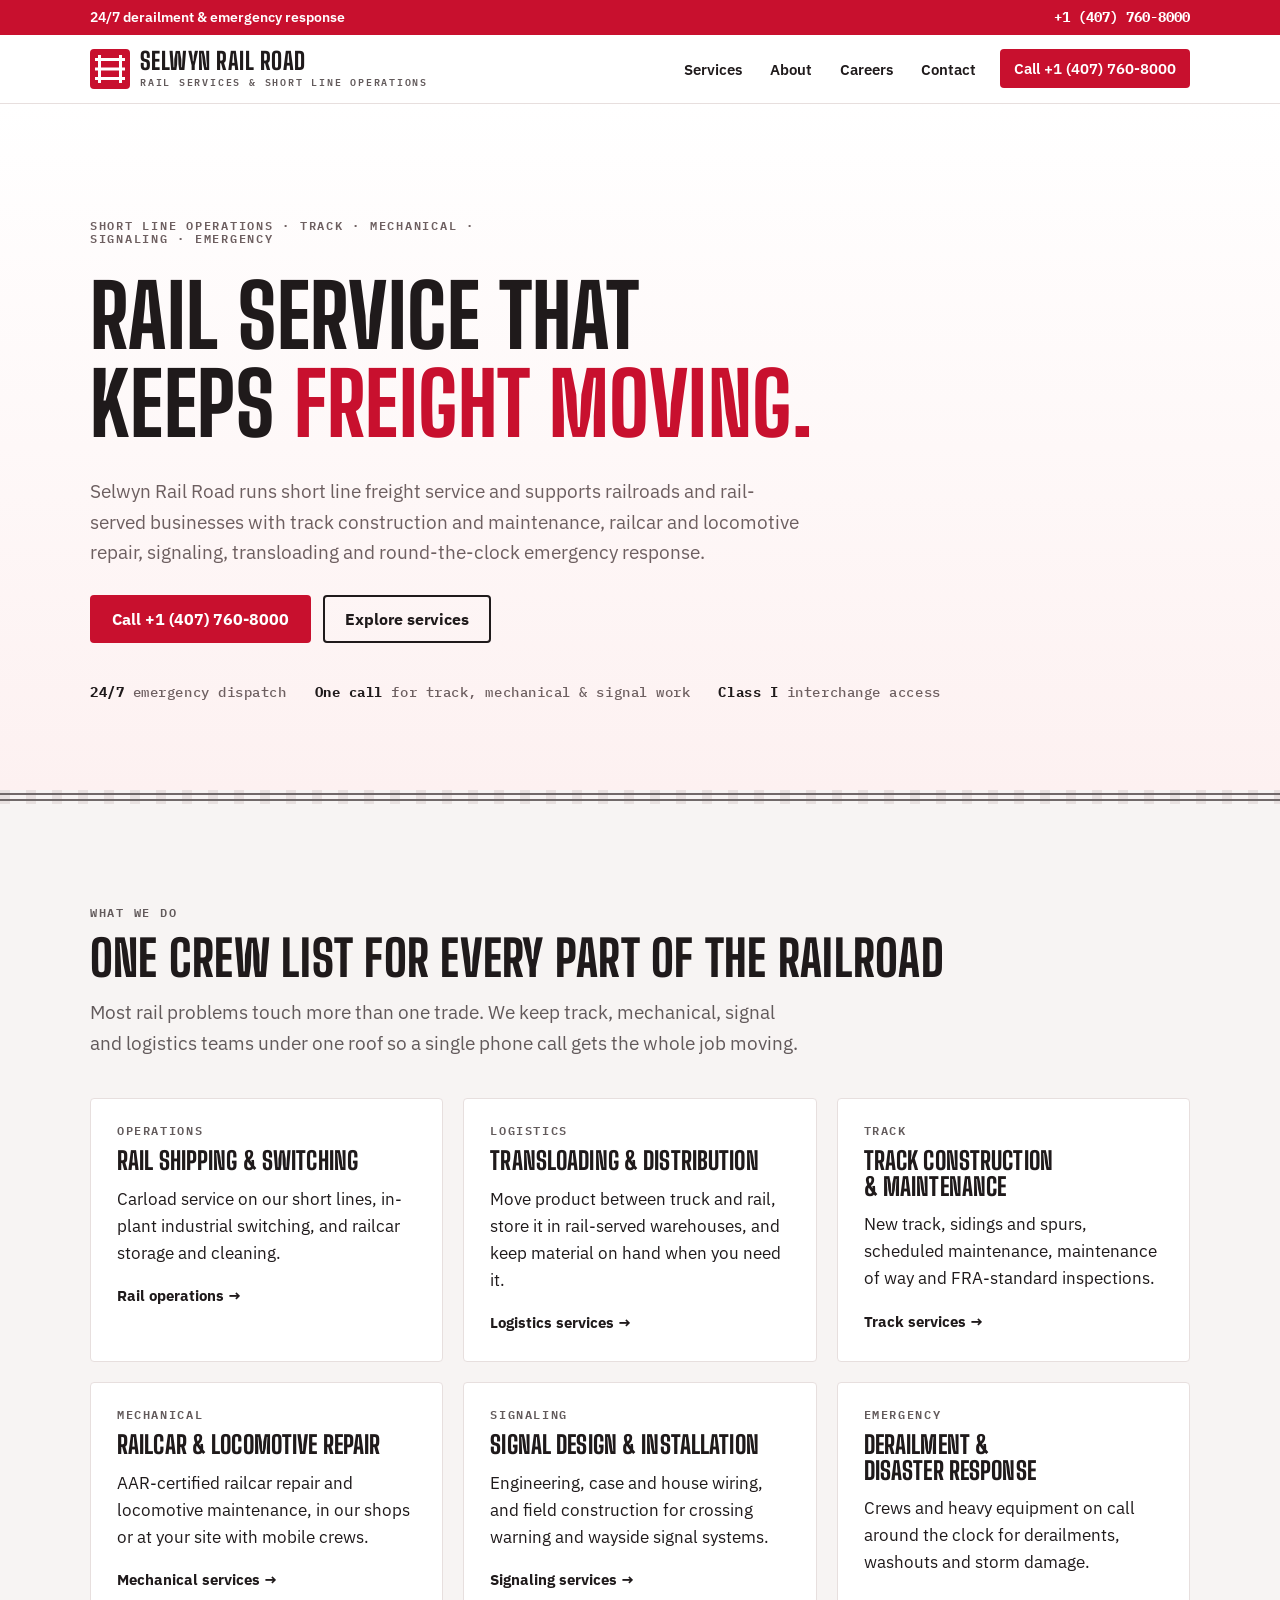
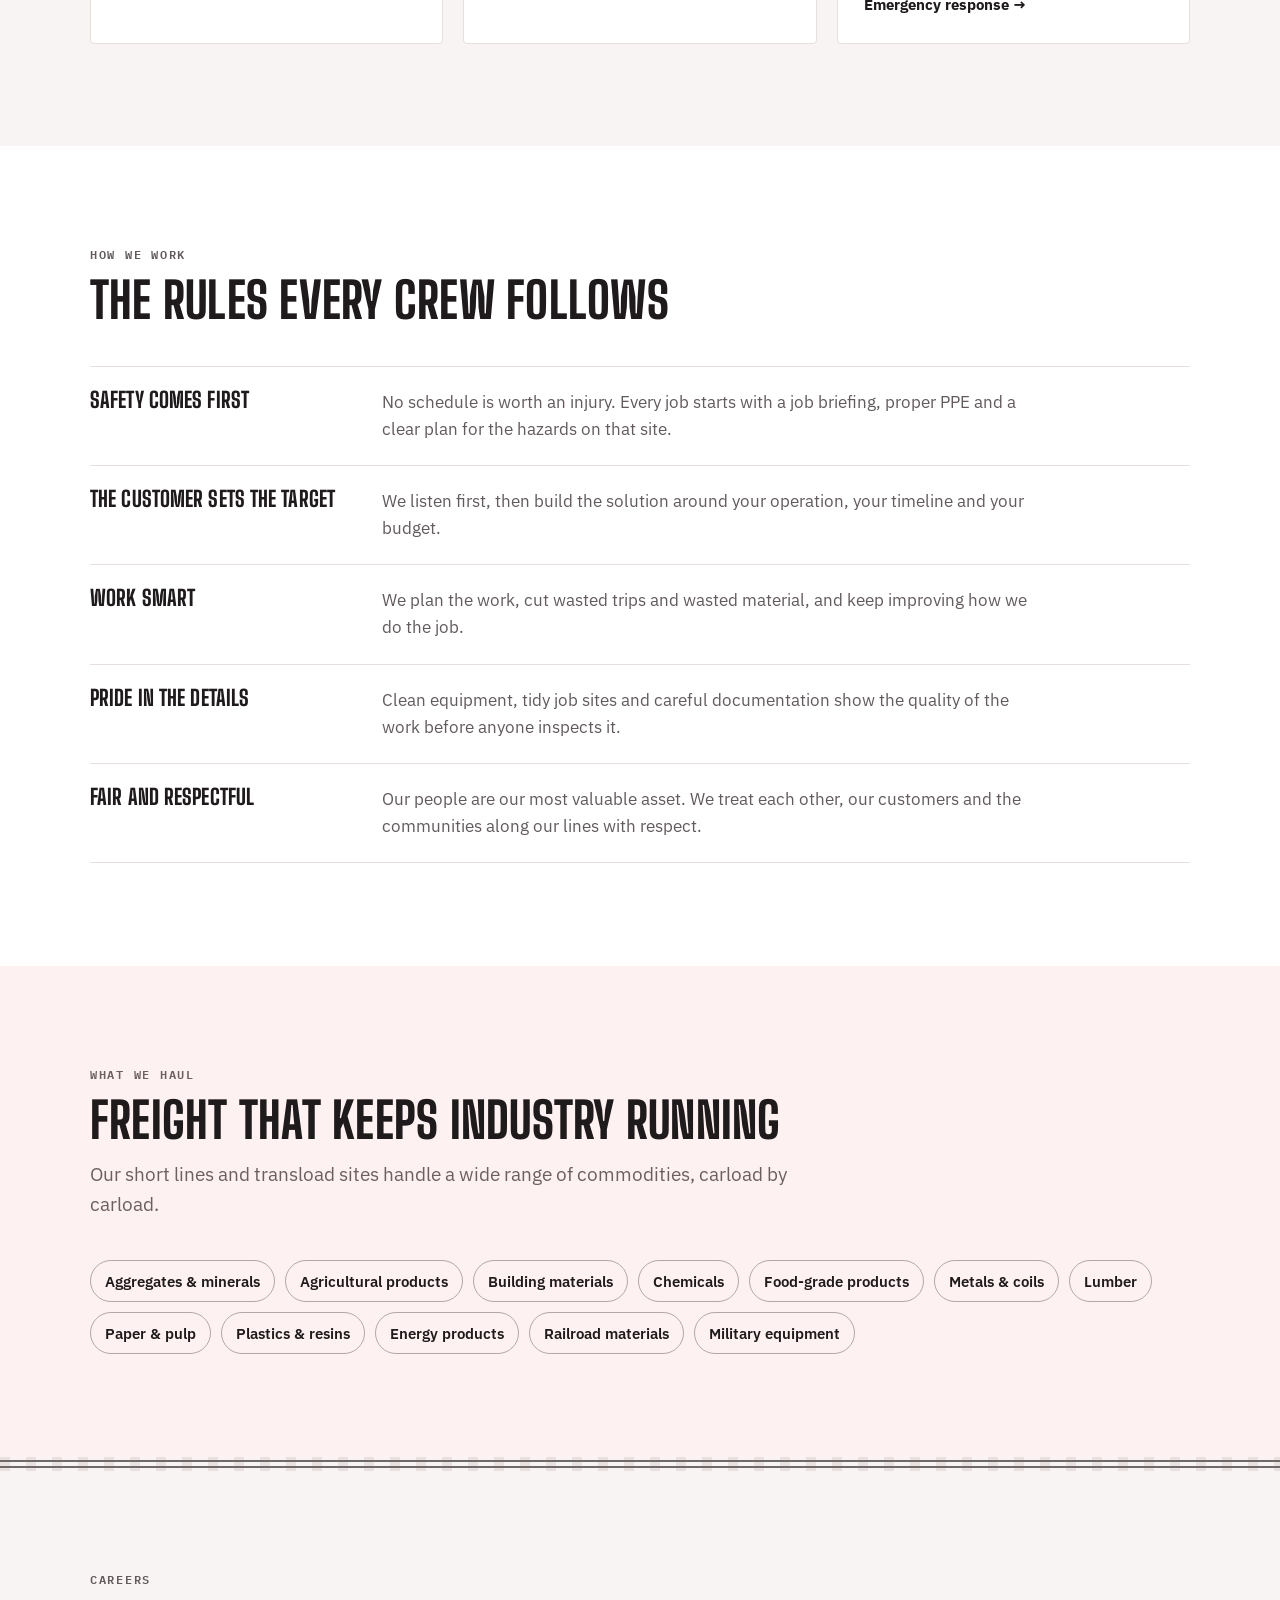
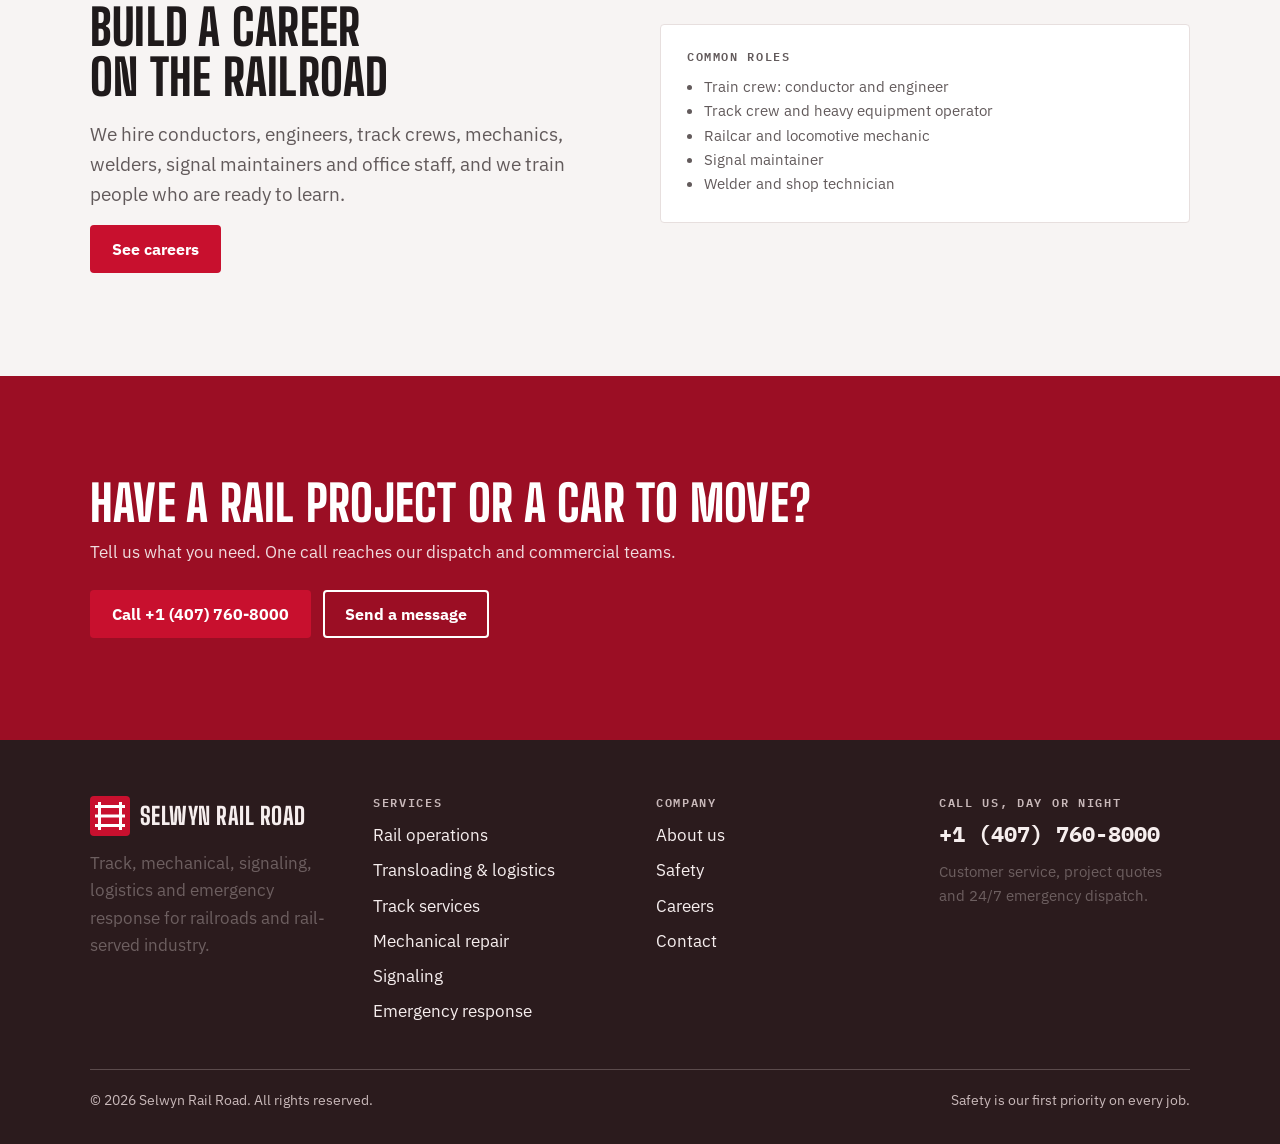
<file: index.html>
<!DOCTYPE html>
<html lang="en">
<head>
<meta charset="utf-8">

<meta name="viewport" content="width=device-width, initial-scale=1, viewport-fit=cover">
<title>Selwyn Rail Road</title>
<meta name="description" content="Selwyn Rail Road provides short line freight service, track construction and maintenance, railcar and locomotive repair, signaling, transloading and 24/7 emergency rail response. Call +1 (407) 760-8000.">

<link rel="canonical" href="https://selwynrailroadgroup.com/">
<link rel="icon" href="favicon.svg" type="image/svg+xml">
<meta name="theme-color" content="#c8102e">
<meta property="og:type" content="website">
<meta property="og:site_name" content="Selwyn Rail Road">
<meta property="og:title" content="Selwyn Rail Road">
<meta property="og:description" content="Selwyn Rail Road provides short line freight service, track construction and maintenance, railcar and locomotive repair, signaling, transloading and 24/7 emergency rail response. Call +1 (407) 760-8000.">
<meta property="og:url" content="https://selwynrailroadgroup.com/">
<link rel="preconnect" href="https://fonts.googleapis.com">
<link rel="preconnect" href="https://fonts.gstatic.com" crossorigin>
<link rel="stylesheet" href="https://fonts.googleapis.com/css2?family=Big+Shoulders+Display:wght@700;800&family=IBM+Plex+Mono:wght@500;600;700&family=IBM+Plex+Sans:wght@400;600;700&display=swap">
<link rel="stylesheet" href="styles.css">
<script type="application/ld+json">{"@context":"https://schema.org","@type":"Organization","name":"Selwyn Rail Road","url":"https://selwynrailroadgroup.com/","logo":"https://selwynrailroadgroup.com/favicon.svg","telephone":"+1-407-760-8000","contactPoint":[{"@type":"ContactPoint","telephone":"+1-407-760-8000","contactType":"customer service","areaServed":"US","availableLanguage":"English","hoursAvailable":{"@type":"OpeningHoursSpecification","dayOfWeek":["Monday","Tuesday","Wednesday","Thursday","Friday","Saturday","Sunday"],"opens":"00:00","closes":"23:59"}},{"@type":"ContactPoint","telephone":"+1-407-760-8000","contactType":"emergency","areaServed":"US"}]}</script>
</head>
<body>
<div class="alert-strip"><div class="wrap"><span>24/7 derailment &amp; emergency response</span><a href="tel:+14077608000" class="phone">+1 (407) 760-8000</a></div></div>
<header class="site-header"><div class="wrap">
<a class="brand" href="index.html" aria-label="Selwyn Rail Road home"><svg class="brand-mark" viewBox="0 0 40 40" aria-hidden="true"><rect width="40" height="40" rx="4" fill="var(--signal)"/><g fill="var(--signal-ink)"><rect x="8" y="6" width="3" height="28"/><rect x="29" y="6" width="3" height="28"/><rect x="5" y="9" width="30" height="3"/><rect x="5" y="18.5" width="30" height="3"/><rect x="5" y="28" width="30" height="3"/></g></svg><span class="brand-name">Selwyn Rail Road<small>Rail services &amp; short line operations</small></span></a>
<button class="nav-toggle" aria-expanded="false" aria-controls="site-nav">Menu</button>
<nav class="nav" id="site-nav" aria-label="Main"><a href="services.html">Services</a><a href="about.html">About</a><a href="careers.html">Careers</a><a href="contact.html">Contact</a><a class="btn btn-signal" href="tel:+14077608000">Call +1 (407) 760-8000</a></nav>
</div></header>
<main>
<section class="hero band-dark"><div class="wrap">
<p class="eyebrow">Short line operations &middot; Track &middot; Mechanical &middot; Signaling &middot; Emergency</p>
<h1>Rail service that keeps <span>freight moving.</span></h1>
<p class="lede">Selwyn Rail Road runs short line freight service and supports railroads and rail-served businesses with track construction and maintenance, railcar and locomotive repair, signaling, transloading and round-the-clock emergency response.</p>
<div class="actions"><a class="btn btn-signal" href="tel:+14077608000">Call +1 (407) 760-8000</a><a class="btn btn-ghost" href="services.html">Explore services</a></div>
<div class="hero-meta"><span><b>24/7</b> emergency dispatch</span><span><b>One call</b> for track, mechanical &amp; signal work</span><span><b>Class I</b> interchange access</span></div>
</div></section>
<div class="ties" role="presentation"></div>

<section><div class="wrap">
<div class="section-head"><p class="eyebrow">What we do</p><h2>One crew list for every part of the railroad</h2><p class="lede">Most rail problems touch more than one trade. We keep track, mechanical, signal and logistics teams under one roof so a single phone call gets the whole job moving.</p></div>
<div class="grid grid-3">
<a class="card" href="services.html#operations"><span class="tag">Operations</span><h3>Rail shipping &amp; switching</h3><p>Carload service on our short lines, in-plant industrial switching, and railcar storage and cleaning.</p><span class="more">Rail operations</span></a>
<a class="card" href="services.html#logistics"><span class="tag">Logistics</span><h3>Transloading &amp; distribution</h3><p>Move product between truck and rail, store it in rail-served warehouses, and keep material on hand when you need it.</p><span class="more">Logistics services</span></a>
<a class="card" href="services.html#track"><span class="tag">Track</span><h3>Track construction &amp; maintenance</h3><p>New track, sidings and spurs, scheduled maintenance, maintenance of way and FRA-standard inspections.</p><span class="more">Track services</span></a>
<a class="card" href="services.html#mechanical"><span class="tag">Mechanical</span><h3>Railcar &amp; locomotive repair</h3><p>AAR-certified railcar repair and locomotive maintenance, in our shops or at your site with mobile crews.</p><span class="more">Mechanical services</span></a>
<a class="card" href="services.html#signaling"><span class="tag">Signaling</span><h3>Signal design &amp; installation</h3><p>Engineering, case and house wiring, and field construction for crossing warning and wayside signal systems.</p><span class="more">Signaling services</span></a>
<a class="card" href="services.html#emergency"><span class="tag">Emergency</span><h3>Derailment &amp; disaster response</h3><p>Crews and heavy equipment on call around the clock for derailments, washouts and storm damage.</p><span class="more">Emergency response</span></a>
</div>
</div></section>

<section class="band-surface"><div class="wrap">
<div class="section-head"><p class="eyebrow">How we work</p><h2>The rules every crew follows</h2></div>
<div class="values">
<div><h3>Safety comes first</h3><p>No schedule is worth an injury. Every job starts with a job briefing, proper PPE and a clear plan for the hazards on that site.</p></div>
<div><h3>The customer sets the target</h3><p>We listen first, then build the solution around your operation, your timeline and your budget.</p></div>
<div><h3>Work smart</h3><p>We plan the work, cut wasted trips and wasted material, and keep improving how we do the job.</p></div>
<div><h3>Pride in the details</h3><p>Clean equipment, tidy job sites and careful documentation show the quality of the work before anyone inspects it.</p></div>
<div><h3>Fair and respectful</h3><p>Our people are our most valuable asset. We treat each other, our customers and the communities along our lines with respect.</p></div>
</div>
</div></section>

<section class="band-dark"><div class="wrap">
<div class="section-head"><p class="eyebrow">What we haul</p><h2>Freight that keeps industry running</h2><p class="lede">Our short lines and transload sites handle a wide range of commodities, carload by carload.</p></div>
<ul class="chips"><li>Aggregates &amp; minerals</li><li>Agricultural products</li><li>Building materials</li><li>Chemicals</li><li>Food-grade products</li><li>Metals &amp; coils</li><li>Lumber</li><li>Paper &amp; pulp</li><li>Plastics &amp; resins</li><li>Energy products</li><li>Railroad materials</li><li>Military equipment</li></ul>
</div></section>
<div class="ties" role="presentation"></div>

<section><div class="wrap grid grid-2" style="align-items:center;gap:40px">
<div style="display:grid;gap:16px"><p class="eyebrow">Careers</p><h2>Build a career on the railroad</h2><p class="lede">We hire conductors, engineers, track crews, mechanics, welders, signal maintainers and office staff, and we train people who are ready to learn.</p><div><a class="btn btn-signal" href="careers.html">See careers</a></div></div>
<div class="card"><span class="tag">Common roles</span><ul><li>Train crew: conductor and engineer</li><li>Track crew and heavy equipment operator</li><li>Railcar and locomotive mechanic</li><li>Signal maintainer</li><li>Welder and shop technician</li></ul></div>
</div></section>
<section class="cta"><div class="wrap">
<div><h2>Have a rail project or a car to move?</h2><p>Tell us what you need. One call reaches our dispatch and commercial teams.</p></div>
<div style="display:flex;flex-wrap:wrap;gap:12px"><a class="btn btn-signal" href="tel:+14077608000">Call +1 (407) 760-8000</a><a class="btn btn-ghost" href="contact.html">Send a message</a></div>
</div></section>
</main>
<footer class="site-footer"><div class="wrap">
<div class="cols">
<div><a class="brand" href="index.html"><svg class="brand-mark" viewBox="0 0 40 40" aria-hidden="true"><rect width="40" height="40" rx="4" fill="var(--signal)"/><g fill="var(--signal-ink)"><rect x="8" y="6" width="3" height="28"/><rect x="29" y="6" width="3" height="28"/><rect x="5" y="9" width="30" height="3"/><rect x="5" y="18.5" width="30" height="3"/><rect x="5" y="28" width="30" height="3"/></g></svg><span class="brand-name">Selwyn Rail Road</span></a><p style="margin-top:14px;color:var(--band-muted)">Track, mechanical, signaling, logistics and emergency response for railroads and rail-served industry.</p></div>
<div><h4>Services</h4><ul><li><a href="services.html#operations">Rail operations</a></li><li><a href="services.html#logistics">Transloading &amp; logistics</a></li><li><a href="services.html#track">Track services</a></li><li><a href="services.html#mechanical">Mechanical repair</a></li><li><a href="services.html#signaling">Signaling</a></li><li><a href="services.html#emergency">Emergency response</a></li></ul></div>
<div><h4>Company</h4><ul><li><a href="about.html">About us</a></li><li><a href="about.html#safety">Safety</a></li><li><a href="careers.html">Careers</a></li><li><a href="contact.html">Contact</a></li></ul></div>
<div><h4>Call us, day or night</h4><a class="phone-lg" href="tel:+14077608000">+1 (407) 760-8000</a><p style="margin-top:10px;color:var(--band-muted);font-size:.92rem">Customer service, project quotes and 24/7 emergency dispatch.</p></div>
</div>
<div class="legal"><span>&copy; <span id="year">2026</span> Selwyn Rail Road. All rights reserved.</span><span>Safety is our first priority on every job.</span></div>
</div></footer>
<script src="script.js"></script>
</body>
</html>
</file>
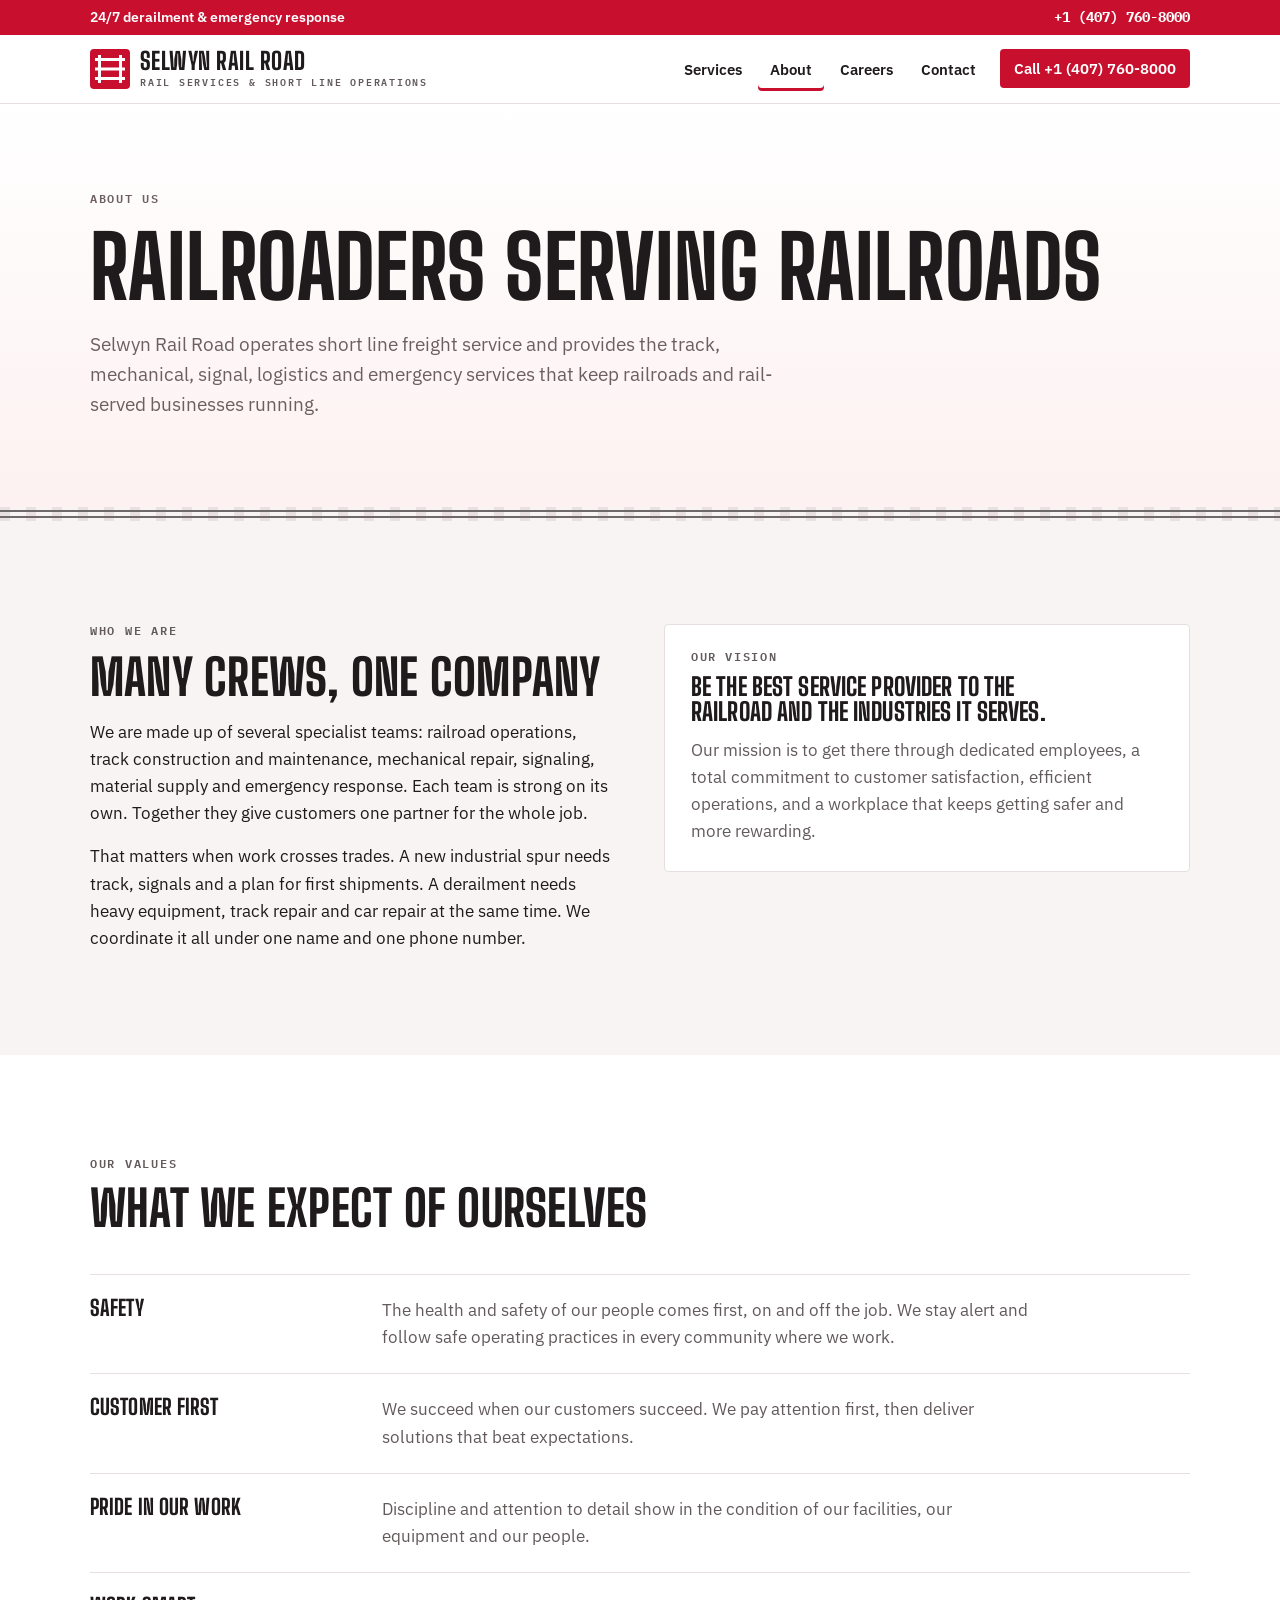
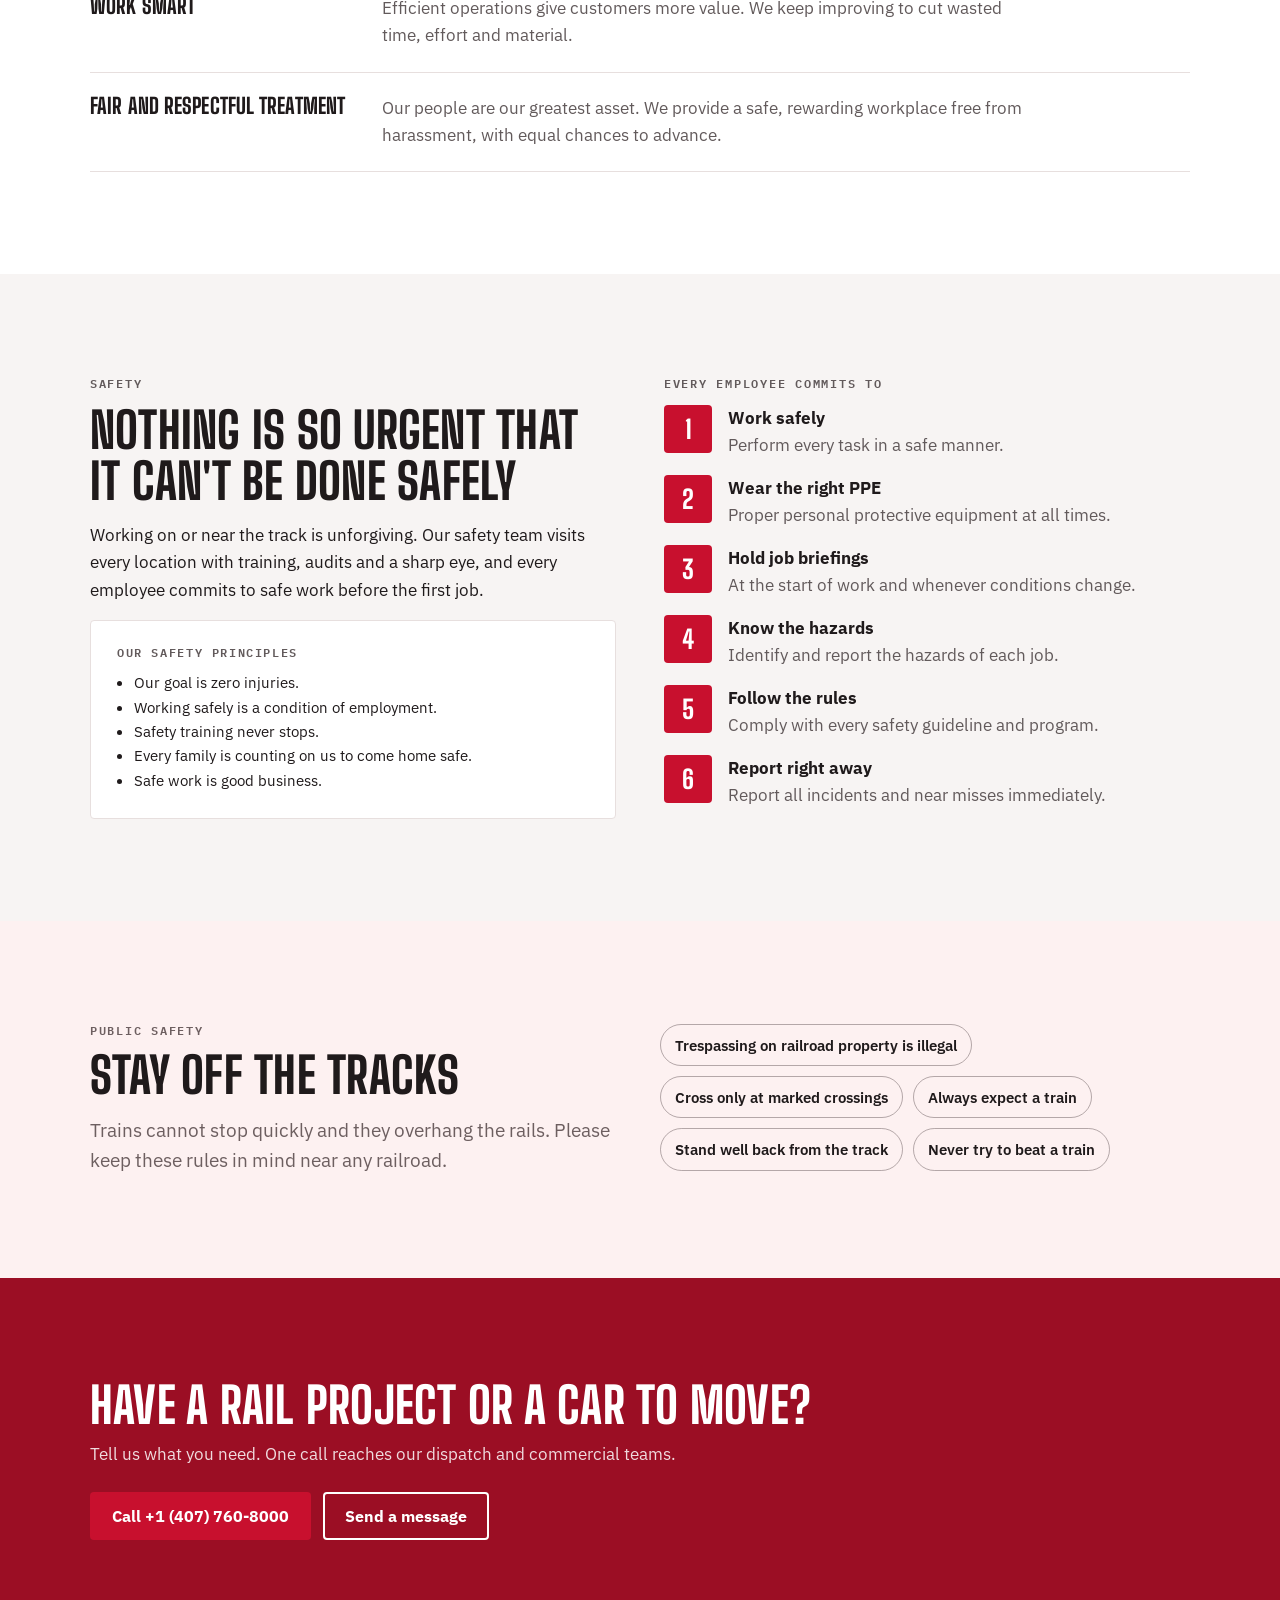
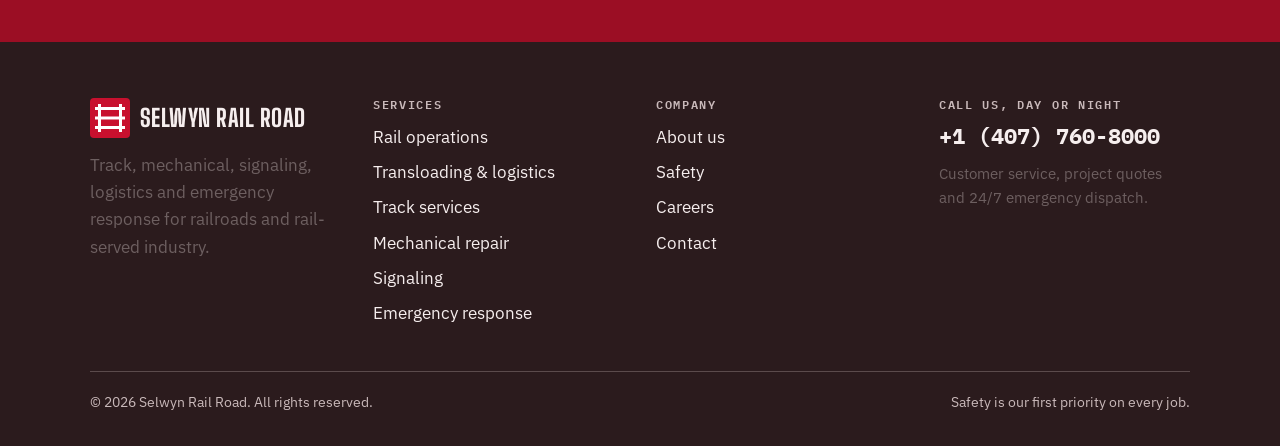
<file: about.html>
<!DOCTYPE html>
<html lang="en">
<head>
<meta charset="utf-8">

<meta name="viewport" content="width=device-width, initial-scale=1, viewport-fit=cover">
<title>About | Selwyn Rail Road</title>
<meta name="description" content="Selwyn Rail Road brings short line operations, track, mechanical, signaling, logistics and emergency response together under one company, with safety first on every job.">

<link rel="canonical" href="https://selwynrailroadgroup.com/about.html">
<link rel="icon" href="favicon.svg" type="image/svg+xml">
<meta name="theme-color" content="#c8102e">
<meta property="og:type" content="website">
<meta property="og:site_name" content="Selwyn Rail Road">
<meta property="og:title" content="About | Selwyn Rail Road">
<meta property="og:description" content="Selwyn Rail Road brings short line operations, track, mechanical, signaling, logistics and emergency response together under one company, with safety first on every job.">
<meta property="og:url" content="https://selwynrailroadgroup.com/about.html">
<link rel="preconnect" href="https://fonts.googleapis.com">
<link rel="preconnect" href="https://fonts.gstatic.com" crossorigin>
<link rel="stylesheet" href="https://fonts.googleapis.com/css2?family=Big+Shoulders+Display:wght@700;800&family=IBM+Plex+Mono:wght@500;600;700&family=IBM+Plex+Sans:wght@400;600;700&display=swap">
<link rel="stylesheet" href="styles.css">
<script type="application/ld+json">{"@context":"https://schema.org","@type":"Organization","name":"Selwyn Rail Road","url":"https://selwynrailroadgroup.com/","logo":"https://selwynrailroadgroup.com/favicon.svg","telephone":"+1-407-760-8000","contactPoint":[{"@type":"ContactPoint","telephone":"+1-407-760-8000","contactType":"customer service","areaServed":"US","availableLanguage":"English","hoursAvailable":{"@type":"OpeningHoursSpecification","dayOfWeek":["Monday","Tuesday","Wednesday","Thursday","Friday","Saturday","Sunday"],"opens":"00:00","closes":"23:59"}},{"@type":"ContactPoint","telephone":"+1-407-760-8000","contactType":"emergency","areaServed":"US"}]}</script>
</head>
<body>
<div class="alert-strip"><div class="wrap"><span>24/7 derailment &amp; emergency response</span><a href="tel:+14077608000" class="phone">+1 (407) 760-8000</a></div></div>
<header class="site-header"><div class="wrap">
<a class="brand" href="index.html" aria-label="Selwyn Rail Road home"><svg class="brand-mark" viewBox="0 0 40 40" aria-hidden="true"><rect width="40" height="40" rx="4" fill="var(--signal)"/><g fill="var(--signal-ink)"><rect x="8" y="6" width="3" height="28"/><rect x="29" y="6" width="3" height="28"/><rect x="5" y="9" width="30" height="3"/><rect x="5" y="18.5" width="30" height="3"/><rect x="5" y="28" width="30" height="3"/></g></svg><span class="brand-name">Selwyn Rail Road<small>Rail services &amp; short line operations</small></span></a>
<button class="nav-toggle" aria-expanded="false" aria-controls="site-nav">Menu</button>
<nav class="nav" id="site-nav" aria-label="Main"><a href="services.html">Services</a><a href="about.html" aria-current="page">About</a><a href="careers.html">Careers</a><a href="contact.html">Contact</a><a class="btn btn-signal" href="tel:+14077608000">Call +1 (407) 760-8000</a></nav>
</div></header>
<main>
<section class="page-hero band-dark"><div class="wrap">
<p class="eyebrow">About us</p><h1>Railroaders serving railroads</h1>
<p class="lede">Selwyn Rail Road operates short line freight service and provides the track, mechanical, signal, logistics and emergency services that keep railroads and rail-served businesses running.</p>
</div></section>
<div class="ties" role="presentation"></div>

<section><div class="wrap grid grid-2" style="gap:48px">
<div style="display:grid;gap:16px"><p class="eyebrow">Who we are</p><h2>Many crews, one company</h2>
<p>We are made up of several specialist teams: railroad operations, track construction and maintenance, mechanical repair, signaling, material supply and emergency response. Each team is strong on its own. Together they give customers one partner for the whole job.</p>
<p>That matters when work crosses trades. A new industrial spur needs track, signals and a plan for first shipments. A derailment needs heavy equipment, track repair and car repair at the same time. We coordinate it all under one name and one phone number.</p>
<!-- Add the company's founding year, history, leadership team and service area here once confirmed by the client. -->
</div>
<div class="card" style="align-self:start"><span class="tag">Our vision</span><h3>Be the best service provider to the railroad and the industries it serves.</h3><p style="color:var(--muted)">Our mission is to get there through dedicated employees, a total commitment to customer satisfaction, efficient operations, and a workplace that keeps getting safer and more rewarding.</p></div>
</div></section>

<section class="band-surface"><div class="wrap">
<div class="section-head"><p class="eyebrow">Our values</p><h2>What we expect of ourselves</h2></div>
<div class="values">
<div><h3>Safety</h3><p>The health and safety of our people comes first, on and off the job. We stay alert and follow safe operating practices in every community where we work.</p></div>
<div><h3>Customer first</h3><p>We succeed when our customers succeed. We pay attention first, then deliver solutions that beat expectations.</p></div>
<div><h3>Pride in our work</h3><p>Discipline and attention to detail show in the condition of our facilities, our equipment and our people.</p></div>
<div><h3>Work smart</h3><p>Efficient operations give customers more value. We keep improving to cut wasted time, effort and material.</p></div>
<div><h3>Fair and respectful treatment</h3><p>Our people are our greatest asset. We provide a safe, rewarding workplace free from harassment, with equal chances to advance.</p></div>
</div>
</div></section>

<section id="safety" style="scroll-margin-top:90px"><div class="wrap grid grid-2" style="gap:48px">
<div style="display:grid;gap:16px"><p class="eyebrow">Safety</p><h2>Nothing is so urgent that it can't be done safely</h2>
<p>Working on or near the track is unforgiving. Our safety team visits every location with training, audits and a sharp eye, and every employee commits to safe work before the first job.</p>
<div class="card"><span class="tag">Our safety principles</span><ul style="color:var(--ink)"><li>Our goal is zero injuries.</li><li>Working safely is a condition of employment.</li><li>Safety training never stops.</li><li>Every family is counting on us to come home safe.</li><li>Safe work is good business.</li></ul></div>
</div>
<div style="display:grid;gap:16px;align-content:start"><p class="eyebrow">Every employee commits to</p>
<ol class="steps"><li><div><strong>Work safely</strong><span>Perform every task in a safe manner.</span></div></li><li><div><strong>Wear the right PPE</strong><span>Proper personal protective equipment at all times.</span></div></li><li><div><strong>Hold job briefings</strong><span>At the start of work and whenever conditions change.</span></div></li><li><div><strong>Know the hazards</strong><span>Identify and report the hazards of each job.</span></div></li><li><div><strong>Follow the rules</strong><span>Comply with every safety guideline and program.</span></div></li><li><div><strong>Report right away</strong><span>Report all incidents and near misses immediately.</span></div></li></ol>
</div>
</div></section>

<section class="band-dark"><div class="wrap grid grid-2" style="gap:40px">
<div style="display:grid;gap:14px"><p class="eyebrow">Public safety</p><h2>Stay off the tracks</h2><p class="lede">Trains cannot stop quickly and they overhang the rails. Please keep these rules in mind near any railroad.</p></div>
<ul class="chips" style="align-content:start"><li>Trespassing on railroad property is illegal</li><li>Cross only at marked crossings</li><li>Always expect a train</li><li>Stand well back from the track</li><li>Never try to beat a train</li></ul>
</div></section>
<section class="cta"><div class="wrap">
<div><h2>Have a rail project or a car to move?</h2><p>Tell us what you need. One call reaches our dispatch and commercial teams.</p></div>
<div style="display:flex;flex-wrap:wrap;gap:12px"><a class="btn btn-signal" href="tel:+14077608000">Call +1 (407) 760-8000</a><a class="btn btn-ghost" href="contact.html">Send a message</a></div>
</div></section>
</main>
<footer class="site-footer"><div class="wrap">
<div class="cols">
<div><a class="brand" href="index.html"><svg class="brand-mark" viewBox="0 0 40 40" aria-hidden="true"><rect width="40" height="40" rx="4" fill="var(--signal)"/><g fill="var(--signal-ink)"><rect x="8" y="6" width="3" height="28"/><rect x="29" y="6" width="3" height="28"/><rect x="5" y="9" width="30" height="3"/><rect x="5" y="18.5" width="30" height="3"/><rect x="5" y="28" width="30" height="3"/></g></svg><span class="brand-name">Selwyn Rail Road</span></a><p style="margin-top:14px;color:var(--band-muted)">Track, mechanical, signaling, logistics and emergency response for railroads and rail-served industry.</p></div>
<div><h4>Services</h4><ul><li><a href="services.html#operations">Rail operations</a></li><li><a href="services.html#logistics">Transloading &amp; logistics</a></li><li><a href="services.html#track">Track services</a></li><li><a href="services.html#mechanical">Mechanical repair</a></li><li><a href="services.html#signaling">Signaling</a></li><li><a href="services.html#emergency">Emergency response</a></li></ul></div>
<div><h4>Company</h4><ul><li><a href="about.html">About us</a></li><li><a href="about.html#safety">Safety</a></li><li><a href="careers.html">Careers</a></li><li><a href="contact.html">Contact</a></li></ul></div>
<div><h4>Call us, day or night</h4><a class="phone-lg" href="tel:+14077608000">+1 (407) 760-8000</a><p style="margin-top:10px;color:var(--band-muted);font-size:.92rem">Customer service, project quotes and 24/7 emergency dispatch.</p></div>
</div>
<div class="legal"><span>&copy; <span id="year">2026</span> Selwyn Rail Road. All rights reserved.</span><span>Safety is our first priority on every job.</span></div>
</div></footer>
<script src="script.js"></script>
</body>
</html>
</file>
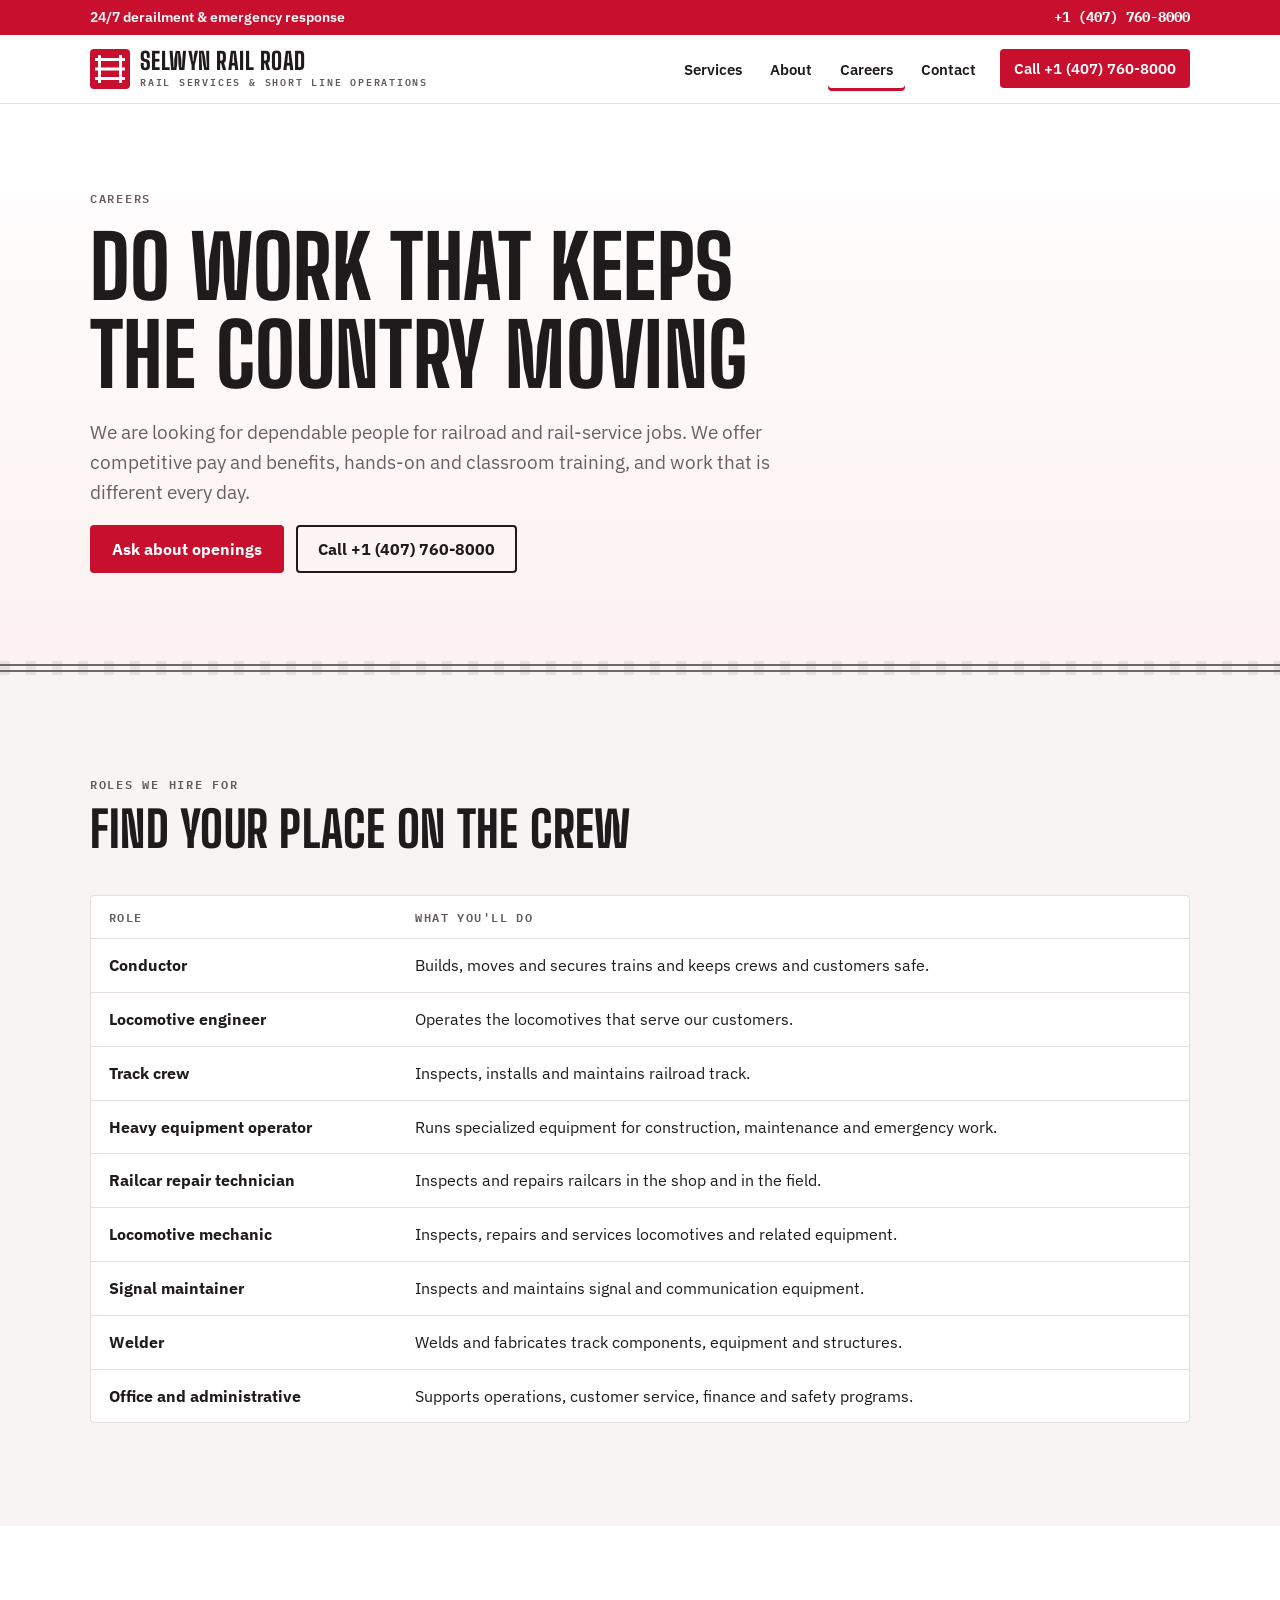
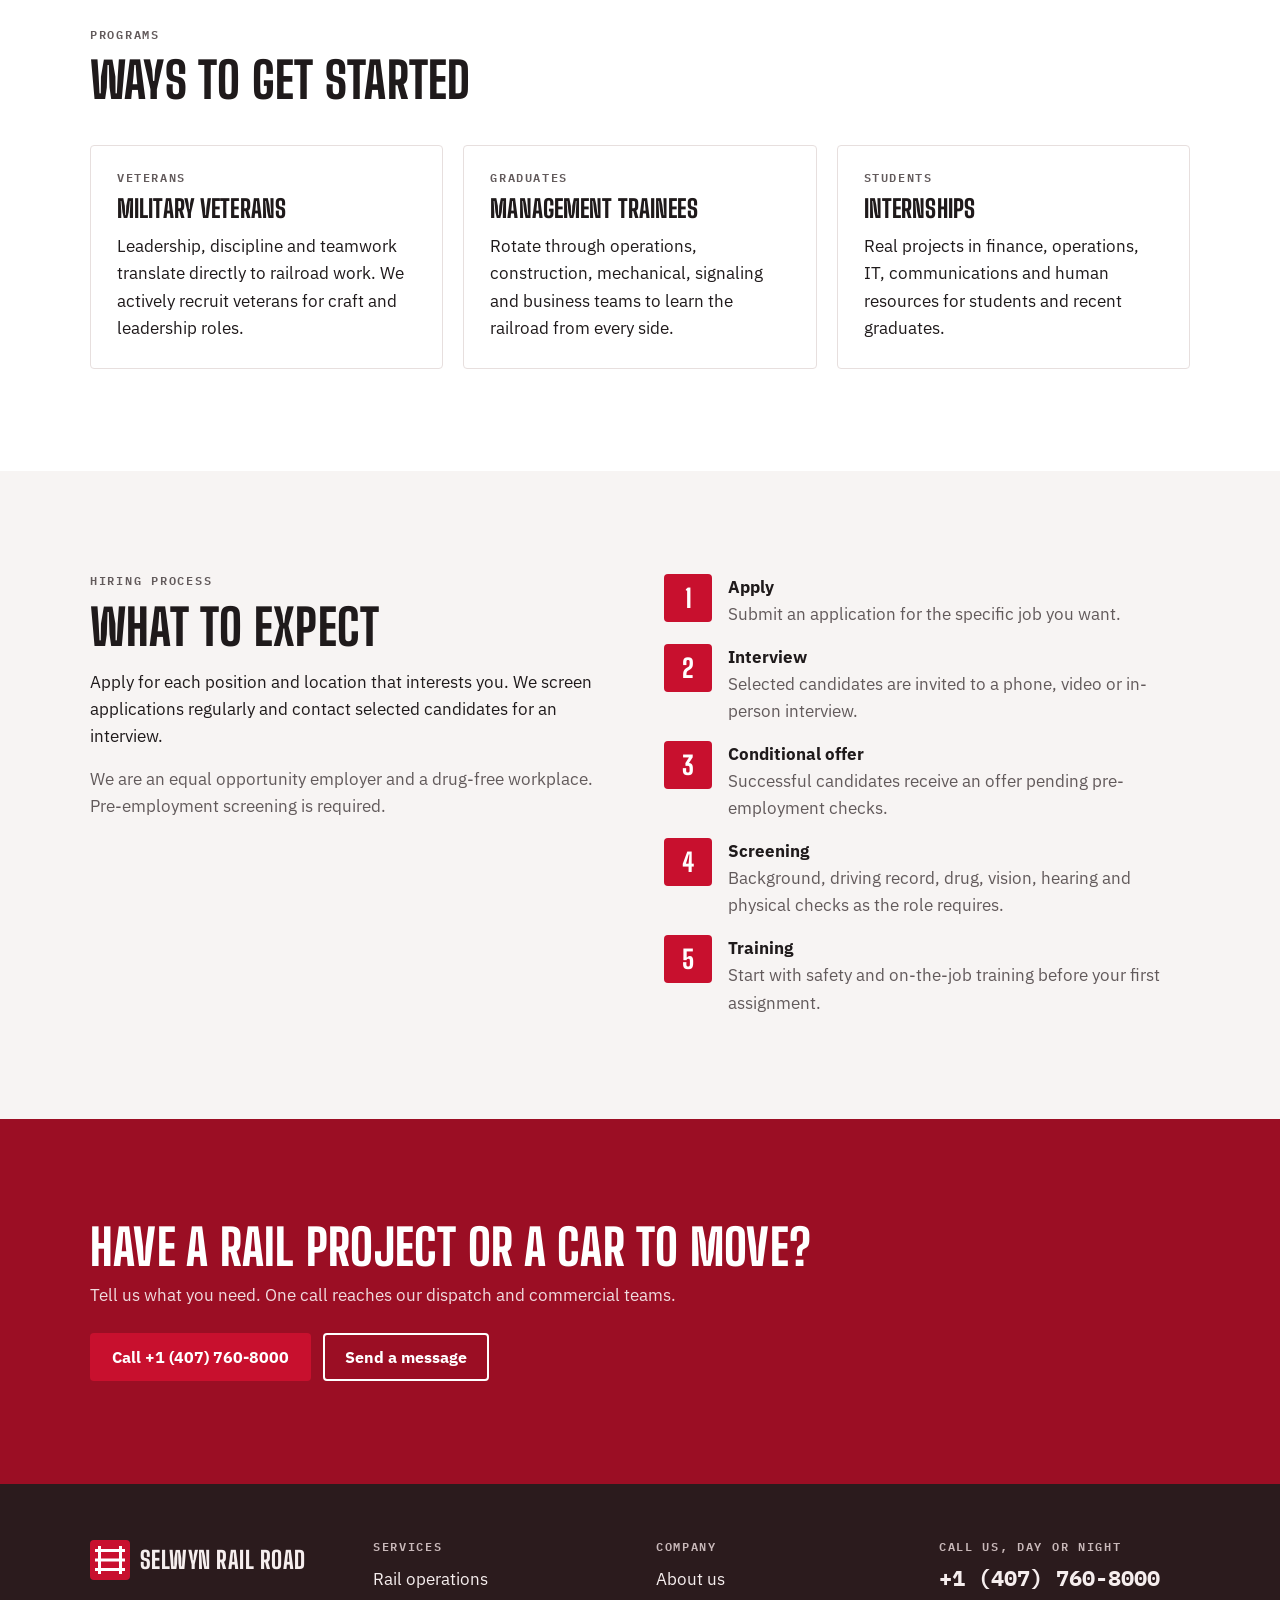
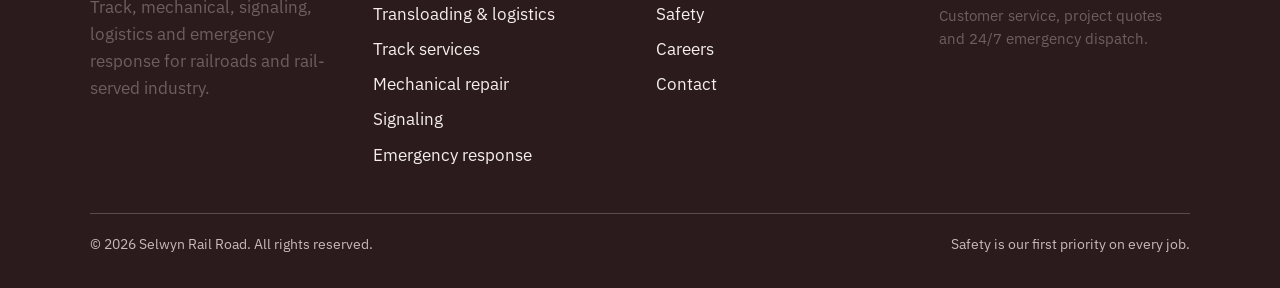
<file: careers.html>
<!DOCTYPE html>
<html lang="en">
<head>
<meta charset="utf-8">

<meta name="viewport" content="width=device-width, initial-scale=1, viewport-fit=cover">
<title>Careers | Selwyn Rail Road</title>
<meta name="description" content="Railroad careers at Selwyn Rail Road: conductors, engineers, track crews, mechanics, signal maintainers, welders and office roles, plus programs for veterans, graduates and interns.">

<link rel="canonical" href="https://selwynrailroadgroup.com/careers.html">
<link rel="icon" href="favicon.svg" type="image/svg+xml">
<meta name="theme-color" content="#c8102e">
<meta property="og:type" content="website">
<meta property="og:site_name" content="Selwyn Rail Road">
<meta property="og:title" content="Careers | Selwyn Rail Road">
<meta property="og:description" content="Railroad careers at Selwyn Rail Road: conductors, engineers, track crews, mechanics, signal maintainers, welders and office roles, plus programs for veterans, graduates and interns.">
<meta property="og:url" content="https://selwynrailroadgroup.com/careers.html">
<link rel="preconnect" href="https://fonts.googleapis.com">
<link rel="preconnect" href="https://fonts.gstatic.com" crossorigin>
<link rel="stylesheet" href="https://fonts.googleapis.com/css2?family=Big+Shoulders+Display:wght@700;800&family=IBM+Plex+Mono:wght@500;600;700&family=IBM+Plex+Sans:wght@400;600;700&display=swap">
<link rel="stylesheet" href="styles.css">
<script type="application/ld+json">{"@context":"https://schema.org","@type":"Organization","name":"Selwyn Rail Road","url":"https://selwynrailroadgroup.com/","logo":"https://selwynrailroadgroup.com/favicon.svg","telephone":"+1-407-760-8000","contactPoint":[{"@type":"ContactPoint","telephone":"+1-407-760-8000","contactType":"customer service","areaServed":"US","availableLanguage":"English","hoursAvailable":{"@type":"OpeningHoursSpecification","dayOfWeek":["Monday","Tuesday","Wednesday","Thursday","Friday","Saturday","Sunday"],"opens":"00:00","closes":"23:59"}},{"@type":"ContactPoint","telephone":"+1-407-760-8000","contactType":"emergency","areaServed":"US"}]}</script>
</head>
<body>
<div class="alert-strip"><div class="wrap"><span>24/7 derailment &amp; emergency response</span><a href="tel:+14077608000" class="phone">+1 (407) 760-8000</a></div></div>
<header class="site-header"><div class="wrap">
<a class="brand" href="index.html" aria-label="Selwyn Rail Road home"><svg class="brand-mark" viewBox="0 0 40 40" aria-hidden="true"><rect width="40" height="40" rx="4" fill="var(--signal)"/><g fill="var(--signal-ink)"><rect x="8" y="6" width="3" height="28"/><rect x="29" y="6" width="3" height="28"/><rect x="5" y="9" width="30" height="3"/><rect x="5" y="18.5" width="30" height="3"/><rect x="5" y="28" width="30" height="3"/></g></svg><span class="brand-name">Selwyn Rail Road<small>Rail services &amp; short line operations</small></span></a>
<button class="nav-toggle" aria-expanded="false" aria-controls="site-nav">Menu</button>
<nav class="nav" id="site-nav" aria-label="Main"><a href="services.html">Services</a><a href="about.html">About</a><a href="careers.html" aria-current="page">Careers</a><a href="contact.html">Contact</a><a class="btn btn-signal" href="tel:+14077608000">Call +1 (407) 760-8000</a></nav>
</div></header>
<main>
<section class="page-hero band-dark"><div class="wrap">
<p class="eyebrow">Careers</p><h1>Do work that keeps the country moving</h1>
<p class="lede">We are looking for dependable people for railroad and rail-service jobs. We offer competitive pay and benefits, hands-on and classroom training, and work that is different every day.</p>
<div style="display:flex;flex-wrap:wrap;gap:12px"><a class="btn btn-signal" href="contact.html">Ask about openings</a><a class="btn btn-ghost" href="tel:+14077608000">Call +1 (407) 760-8000</a></div>
</div></section>
<div class="ties" role="presentation"></div>

<section><div class="wrap">
<div class="section-head"><p class="eyebrow">Roles we hire for</p><h2>Find your place on the crew</h2></div>
<div class="table-wrap"><table><thead><tr><th scope="col">Role</th><th scope="col">What you'll do</th></tr></thead><tbody><tr><td>Conductor</td><td>Builds, moves and secures trains and keeps crews and customers safe.</td></tr><tr><td>Locomotive engineer</td><td>Operates the locomotives that serve our customers.</td></tr><tr><td>Track crew</td><td>Inspects, installs and maintains railroad track.</td></tr><tr><td>Heavy equipment operator</td><td>Runs specialized equipment for construction, maintenance and emergency work.</td></tr><tr><td>Railcar repair technician</td><td>Inspects and repairs railcars in the shop and in the field.</td></tr><tr><td>Locomotive mechanic</td><td>Inspects, repairs and services locomotives and related equipment.</td></tr><tr><td>Signal maintainer</td><td>Inspects and maintains signal and communication equipment.</td></tr><tr><td>Welder</td><td>Welds and fabricates track components, equipment and structures.</td></tr><tr><td>Office and administrative</td><td>Supports operations, customer service, finance and safety programs.</td></tr></tbody></table></div>
</div></section>

<section class="band-surface"><div class="wrap">
<div class="section-head"><p class="eyebrow">Programs</p><h2>Ways to get started</h2></div>
<div class="grid grid-3">
<div class="card"><span class="tag">Veterans</span><h3>Military veterans</h3><p>Leadership, discipline and teamwork translate directly to railroad work. We actively recruit veterans for craft and leadership roles.</p></div>
<div class="card"><span class="tag">Graduates</span><h3>Management trainees</h3><p>Rotate through operations, construction, mechanical, signaling and business teams to learn the railroad from every side.</p></div>
<div class="card"><span class="tag">Students</span><h3>Internships</h3><p>Real projects in finance, operations, IT, communications and human resources for students and recent graduates.</p></div>
</div>
</div></section>

<section><div class="wrap grid grid-2" style="gap:48px">
<div style="display:grid;gap:16px;align-content:start"><p class="eyebrow">Hiring process</p><h2>What to expect</h2><p>Apply for each position and location that interests you. We screen applications regularly and contact selected candidates for an interview.</p><p style="color:var(--muted)">We are an equal opportunity employer and a drug-free workplace. Pre-employment screening is required.</p></div>
<ol class="steps"><li><div><strong>Apply</strong><span>Submit an application for the specific job you want.</span></div></li><li><div><strong>Interview</strong><span>Selected candidates are invited to a phone, video or in-person interview.</span></div></li><li><div><strong>Conditional offer</strong><span>Successful candidates receive an offer pending pre-employment checks.</span></div></li><li><div><strong>Screening</strong><span>Background, driving record, drug, vision, hearing and physical checks as the role requires.</span></div></li><li><div><strong>Training</strong><span>Start with safety and on-the-job training before your first assignment.</span></div></li></ol>
</div></section>
<section class="cta"><div class="wrap">
<div><h2>Have a rail project or a car to move?</h2><p>Tell us what you need. One call reaches our dispatch and commercial teams.</p></div>
<div style="display:flex;flex-wrap:wrap;gap:12px"><a class="btn btn-signal" href="tel:+14077608000">Call +1 (407) 760-8000</a><a class="btn btn-ghost" href="contact.html">Send a message</a></div>
</div></section>
</main>
<footer class="site-footer"><div class="wrap">
<div class="cols">
<div><a class="brand" href="index.html"><svg class="brand-mark" viewBox="0 0 40 40" aria-hidden="true"><rect width="40" height="40" rx="4" fill="var(--signal)"/><g fill="var(--signal-ink)"><rect x="8" y="6" width="3" height="28"/><rect x="29" y="6" width="3" height="28"/><rect x="5" y="9" width="30" height="3"/><rect x="5" y="18.5" width="30" height="3"/><rect x="5" y="28" width="30" height="3"/></g></svg><span class="brand-name">Selwyn Rail Road</span></a><p style="margin-top:14px;color:var(--band-muted)">Track, mechanical, signaling, logistics and emergency response for railroads and rail-served industry.</p></div>
<div><h4>Services</h4><ul><li><a href="services.html#operations">Rail operations</a></li><li><a href="services.html#logistics">Transloading &amp; logistics</a></li><li><a href="services.html#track">Track services</a></li><li><a href="services.html#mechanical">Mechanical repair</a></li><li><a href="services.html#signaling">Signaling</a></li><li><a href="services.html#emergency">Emergency response</a></li></ul></div>
<div><h4>Company</h4><ul><li><a href="about.html">About us</a></li><li><a href="about.html#safety">Safety</a></li><li><a href="careers.html">Careers</a></li><li><a href="contact.html">Contact</a></li></ul></div>
<div><h4>Call us, day or night</h4><a class="phone-lg" href="tel:+14077608000">+1 (407) 760-8000</a><p style="margin-top:10px;color:var(--band-muted);font-size:.92rem">Customer service, project quotes and 24/7 emergency dispatch.</p></div>
</div>
<div class="legal"><span>&copy; <span id="year">2026</span> Selwyn Rail Road. All rights reserved.</span><span>Safety is our first priority on every job.</span></div>
</div></footer>
<script src="script.js"></script>
</body>
</html>
</file>
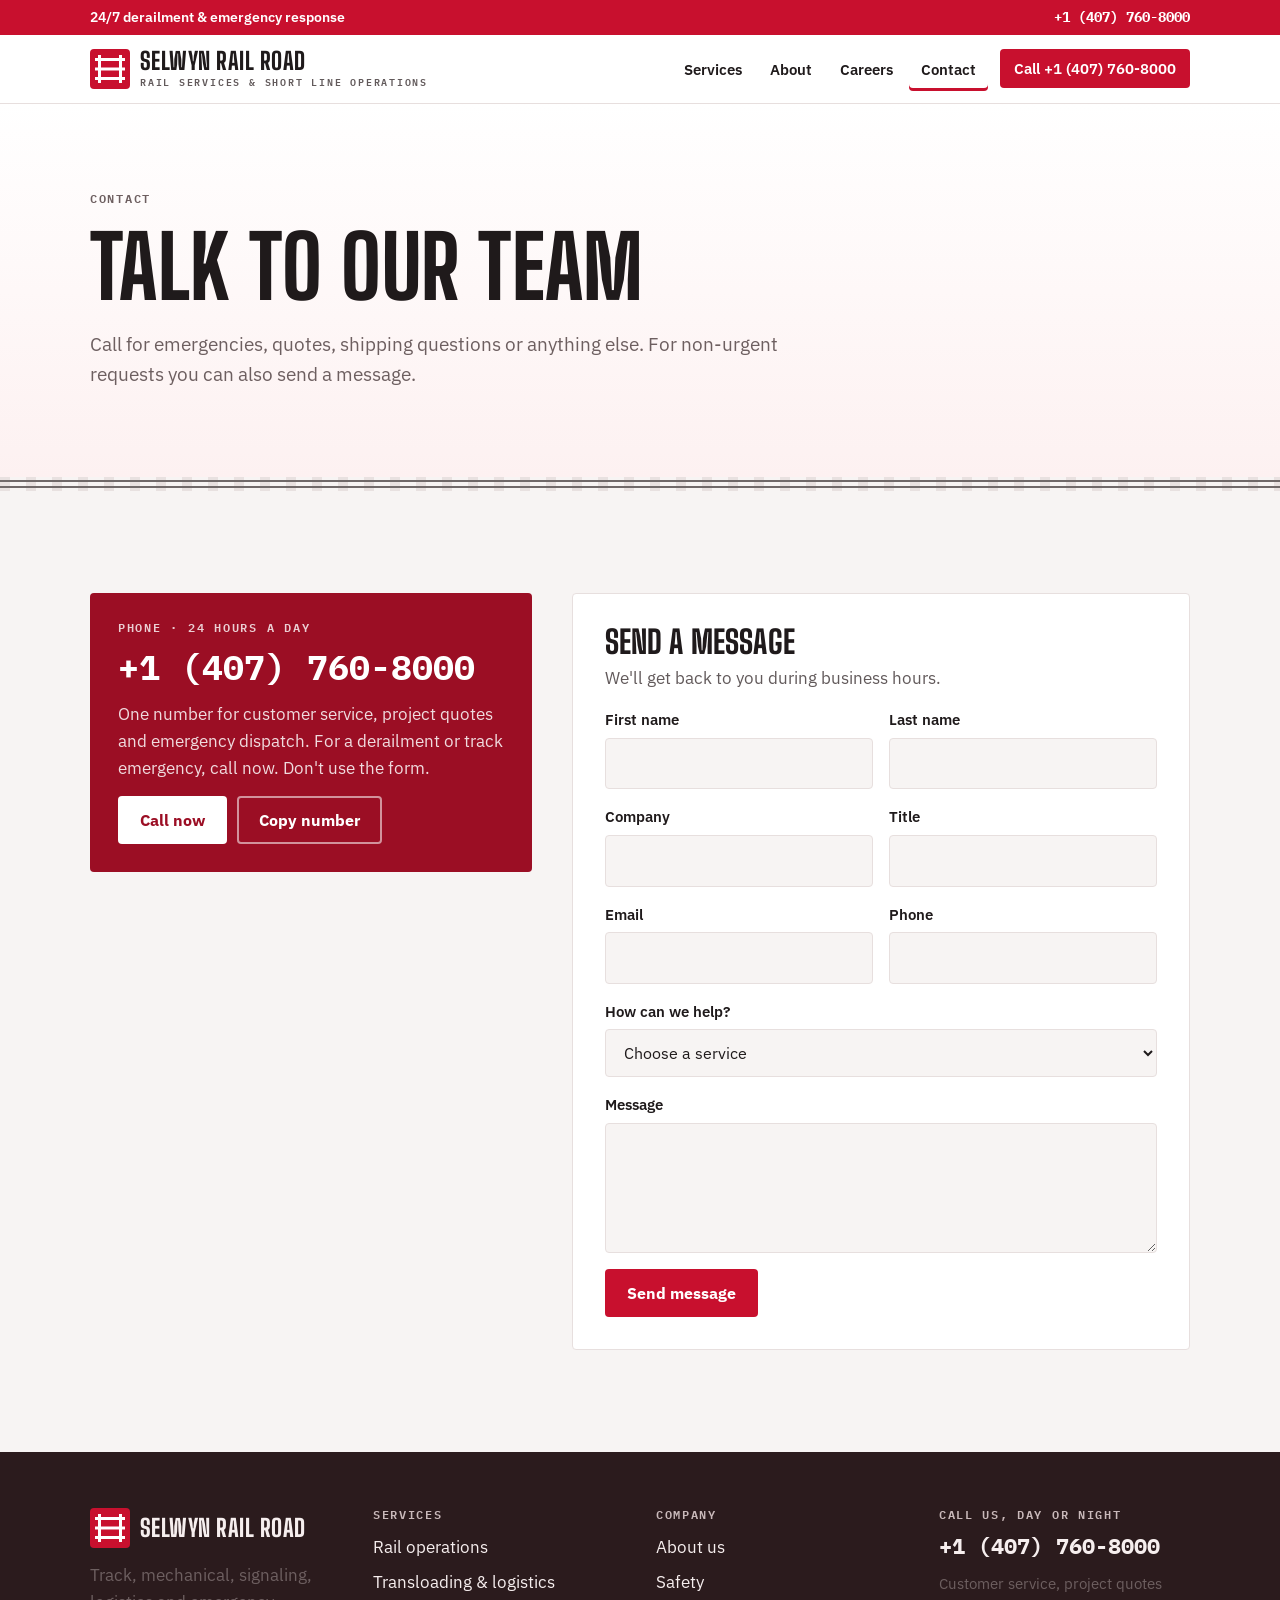
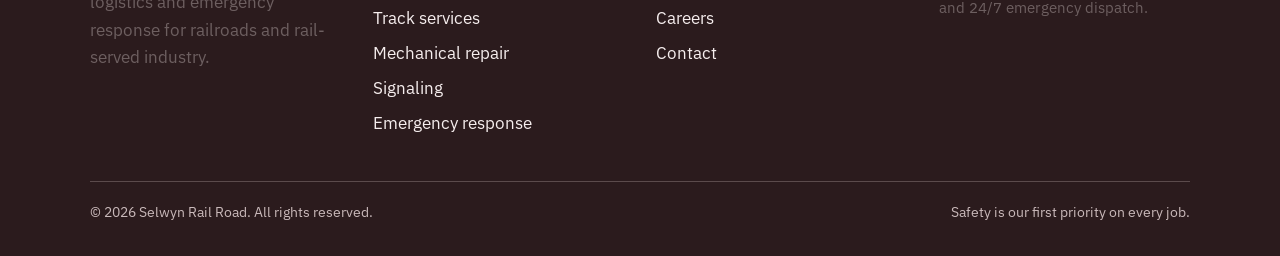
<file: contact.html>
<!DOCTYPE html>
<html lang="en">
<head>
<meta charset="utf-8">

<meta name="viewport" content="width=device-width, initial-scale=1, viewport-fit=cover">
<title>Contact | Selwyn Rail Road</title>
<meta name="description" content="Contact Selwyn Rail Road at +1 (407) 760-8000 for 24/7 emergency response, project quotes, shipping and customer service.">

<link rel="canonical" href="https://selwynrailroadgroup.com/contact.html">
<link rel="icon" href="favicon.svg" type="image/svg+xml">
<meta name="theme-color" content="#c8102e">
<meta property="og:type" content="website">
<meta property="og:site_name" content="Selwyn Rail Road">
<meta property="og:title" content="Contact | Selwyn Rail Road">
<meta property="og:description" content="Contact Selwyn Rail Road at +1 (407) 760-8000 for 24/7 emergency response, project quotes, shipping and customer service.">
<meta property="og:url" content="https://selwynrailroadgroup.com/contact.html">
<link rel="preconnect" href="https://fonts.googleapis.com">
<link rel="preconnect" href="https://fonts.gstatic.com" crossorigin>
<link rel="stylesheet" href="https://fonts.googleapis.com/css2?family=Big+Shoulders+Display:wght@700;800&family=IBM+Plex+Mono:wght@500;600;700&family=IBM+Plex+Sans:wght@400;600;700&display=swap">
<link rel="stylesheet" href="styles.css">
<script type="application/ld+json">{"@context":"https://schema.org","@type":"Organization","name":"Selwyn Rail Road","url":"https://selwynrailroadgroup.com/","logo":"https://selwynrailroadgroup.com/favicon.svg","telephone":"+1-407-760-8000","contactPoint":[{"@type":"ContactPoint","telephone":"+1-407-760-8000","contactType":"customer service","areaServed":"US","availableLanguage":"English","hoursAvailable":{"@type":"OpeningHoursSpecification","dayOfWeek":["Monday","Tuesday","Wednesday","Thursday","Friday","Saturday","Sunday"],"opens":"00:00","closes":"23:59"}},{"@type":"ContactPoint","telephone":"+1-407-760-8000","contactType":"emergency","areaServed":"US"}]}</script>
</head>
<body>
<div class="alert-strip"><div class="wrap"><span>24/7 derailment &amp; emergency response</span><a href="tel:+14077608000" class="phone">+1 (407) 760-8000</a></div></div>
<header class="site-header"><div class="wrap">
<a class="brand" href="index.html" aria-label="Selwyn Rail Road home"><svg class="brand-mark" viewBox="0 0 40 40" aria-hidden="true"><rect width="40" height="40" rx="4" fill="var(--signal)"/><g fill="var(--signal-ink)"><rect x="8" y="6" width="3" height="28"/><rect x="29" y="6" width="3" height="28"/><rect x="5" y="9" width="30" height="3"/><rect x="5" y="18.5" width="30" height="3"/><rect x="5" y="28" width="30" height="3"/></g></svg><span class="brand-name">Selwyn Rail Road<small>Rail services &amp; short line operations</small></span></a>
<button class="nav-toggle" aria-expanded="false" aria-controls="site-nav">Menu</button>
<nav class="nav" id="site-nav" aria-label="Main"><a href="services.html">Services</a><a href="about.html">About</a><a href="careers.html">Careers</a><a href="contact.html" aria-current="page">Contact</a><a class="btn btn-signal" href="tel:+14077608000">Call +1 (407) 760-8000</a></nav>
</div></header>
<main>
<section class="page-hero band-dark"><div class="wrap">
<p class="eyebrow">Contact</p><h1>Talk to our team</h1>
<p class="lede">Call for emergencies, quotes, shipping questions or anything else. For non-urgent requests you can also send a message.</p>
</div></section>
<div class="ties" role="presentation"></div>

<section><div class="wrap contact-grid">
<div class="callbox">
<p class="eyebrow">Phone &middot; 24 hours a day</p>
<div class="big" id="phone-number">+1 (407) 760-8000</div>
<p>One number for customer service, project quotes and emergency dispatch. For a derailment or track emergency, call now. Don't use the form.</p>
<div class="row"><a class="btn btn-signal" href="tel:+14077608000">Call now</a><button class="btn copy-btn" type="button" data-copy="+1 (407) 760-8000" data-copy-target="phone-number">Copy number</button></div>
</div>

<form class="form" id="contact-form" action="contact.php" method="post" novalidate>
<div><h2 style="font-size:2rem">Send a message</h2><p style="color:var(--muted);margin-top:6px">We'll get back to you during business hours.</p></div>
<div class="two">
<div class="field"><label for="first-name">First name</label><input id="first-name" name="first_name" autocomplete="given-name" required></div>
<div class="field"><label for="last-name">Last name</label><input id="last-name" name="last_name" autocomplete="family-name" required></div>
</div>
<div class="two">
<div class="field"><label for="company">Company</label><input id="company" name="company" autocomplete="organization"></div>
<div class="field"><label for="job-title">Title</label><input id="job-title" name="title" autocomplete="organization-title"></div>
</div>
<div class="two">
<div class="field"><label for="email">Email</label><input id="email" name="email" type="email" autocomplete="email" required></div>
<div class="field"><label for="phone">Phone</label><input id="phone" name="phone" type="tel" autocomplete="tel"></div>
</div>
<div class="field"><label for="service">How can we help?</label><select id="service" name="service"><option value="">Choose a service</option><option>Rail shipping & logistics</option><option>Industrial switching</option><option>Railcar storage & cleaning</option><option>Transloading</option><option>Distribution centers</option><option>Material supply</option><option>Industrial development</option><option>Track construction</option><option>Track maintenance</option><option>Track inspection</option><option>Railcar repair</option><option>Locomotive repair</option><option>Signaling</option><option>Emergency response</option><option>Careers</option><option>Something else</option></select></div>
<div class="field"><label for="message">Message</label><textarea id="message" name="message" required></textarea></div>
<div class="hp" aria-hidden="true"><label for="website-url">Leave this field empty</label><input id="website-url" name="website_url" tabindex="-1" autocomplete="off"></div>
<input type="hidden" name="started" id="form-started" value="">
<div><button class="btn btn-signal" type="submit" id="form-submit">Send message</button></div>
<p class="form-note" id="form-note" role="status" hidden></p>
</form>
</div></section>
</main>
<footer class="site-footer"><div class="wrap">
<div class="cols">
<div><a class="brand" href="index.html"><svg class="brand-mark" viewBox="0 0 40 40" aria-hidden="true"><rect width="40" height="40" rx="4" fill="var(--signal)"/><g fill="var(--signal-ink)"><rect x="8" y="6" width="3" height="28"/><rect x="29" y="6" width="3" height="28"/><rect x="5" y="9" width="30" height="3"/><rect x="5" y="18.5" width="30" height="3"/><rect x="5" y="28" width="30" height="3"/></g></svg><span class="brand-name">Selwyn Rail Road</span></a><p style="margin-top:14px;color:var(--band-muted)">Track, mechanical, signaling, logistics and emergency response for railroads and rail-served industry.</p></div>
<div><h4>Services</h4><ul><li><a href="services.html#operations">Rail operations</a></li><li><a href="services.html#logistics">Transloading &amp; logistics</a></li><li><a href="services.html#track">Track services</a></li><li><a href="services.html#mechanical">Mechanical repair</a></li><li><a href="services.html#signaling">Signaling</a></li><li><a href="services.html#emergency">Emergency response</a></li></ul></div>
<div><h4>Company</h4><ul><li><a href="about.html">About us</a></li><li><a href="about.html#safety">Safety</a></li><li><a href="careers.html">Careers</a></li><li><a href="contact.html">Contact</a></li></ul></div>
<div><h4>Call us, day or night</h4><a class="phone-lg" href="tel:+14077608000">+1 (407) 760-8000</a><p style="margin-top:10px;color:var(--band-muted);font-size:.92rem">Customer service, project quotes and 24/7 emergency dispatch.</p></div>
</div>
<div class="legal"><span>&copy; <span id="year">2026</span> Selwyn Rail Road. All rights reserved.</span><span>Safety is our first priority on every job.</span></div>
</div></footer>
<script src="script.js"></script>
</body>
</html>
</file>
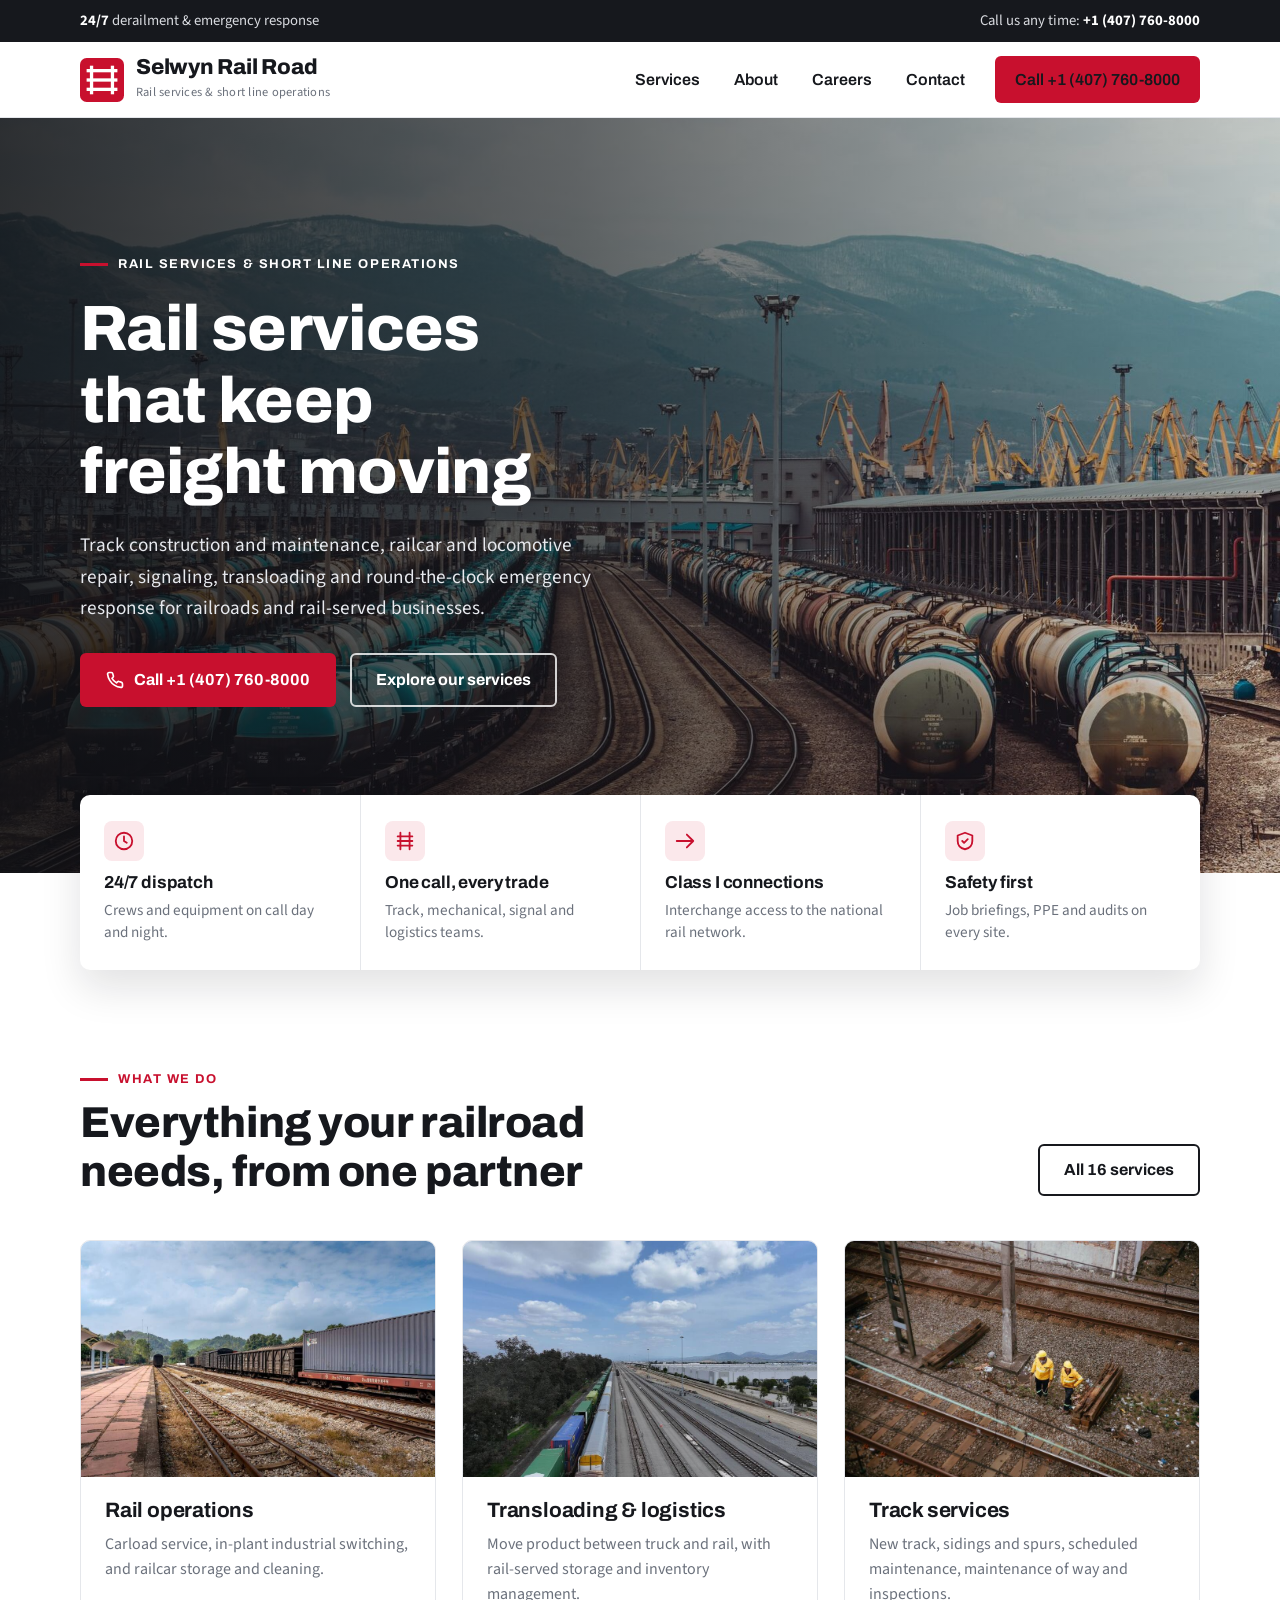
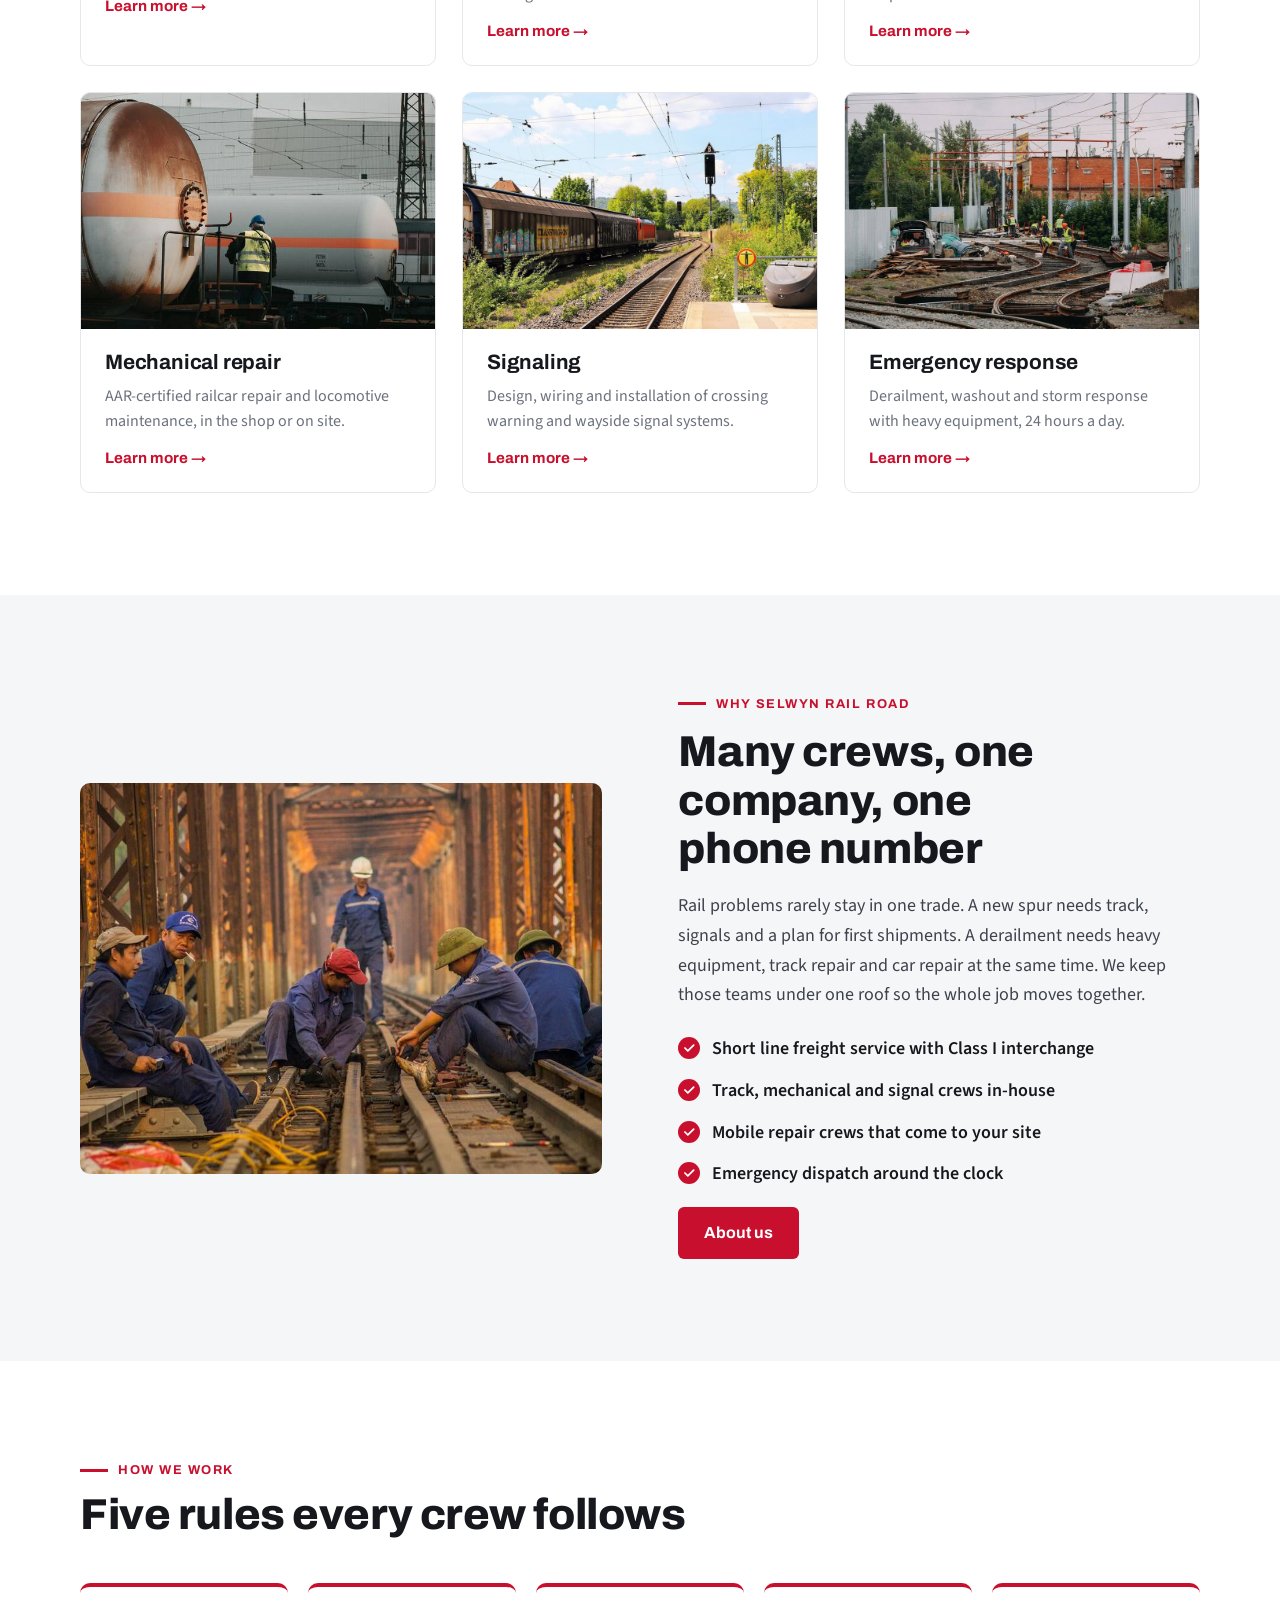
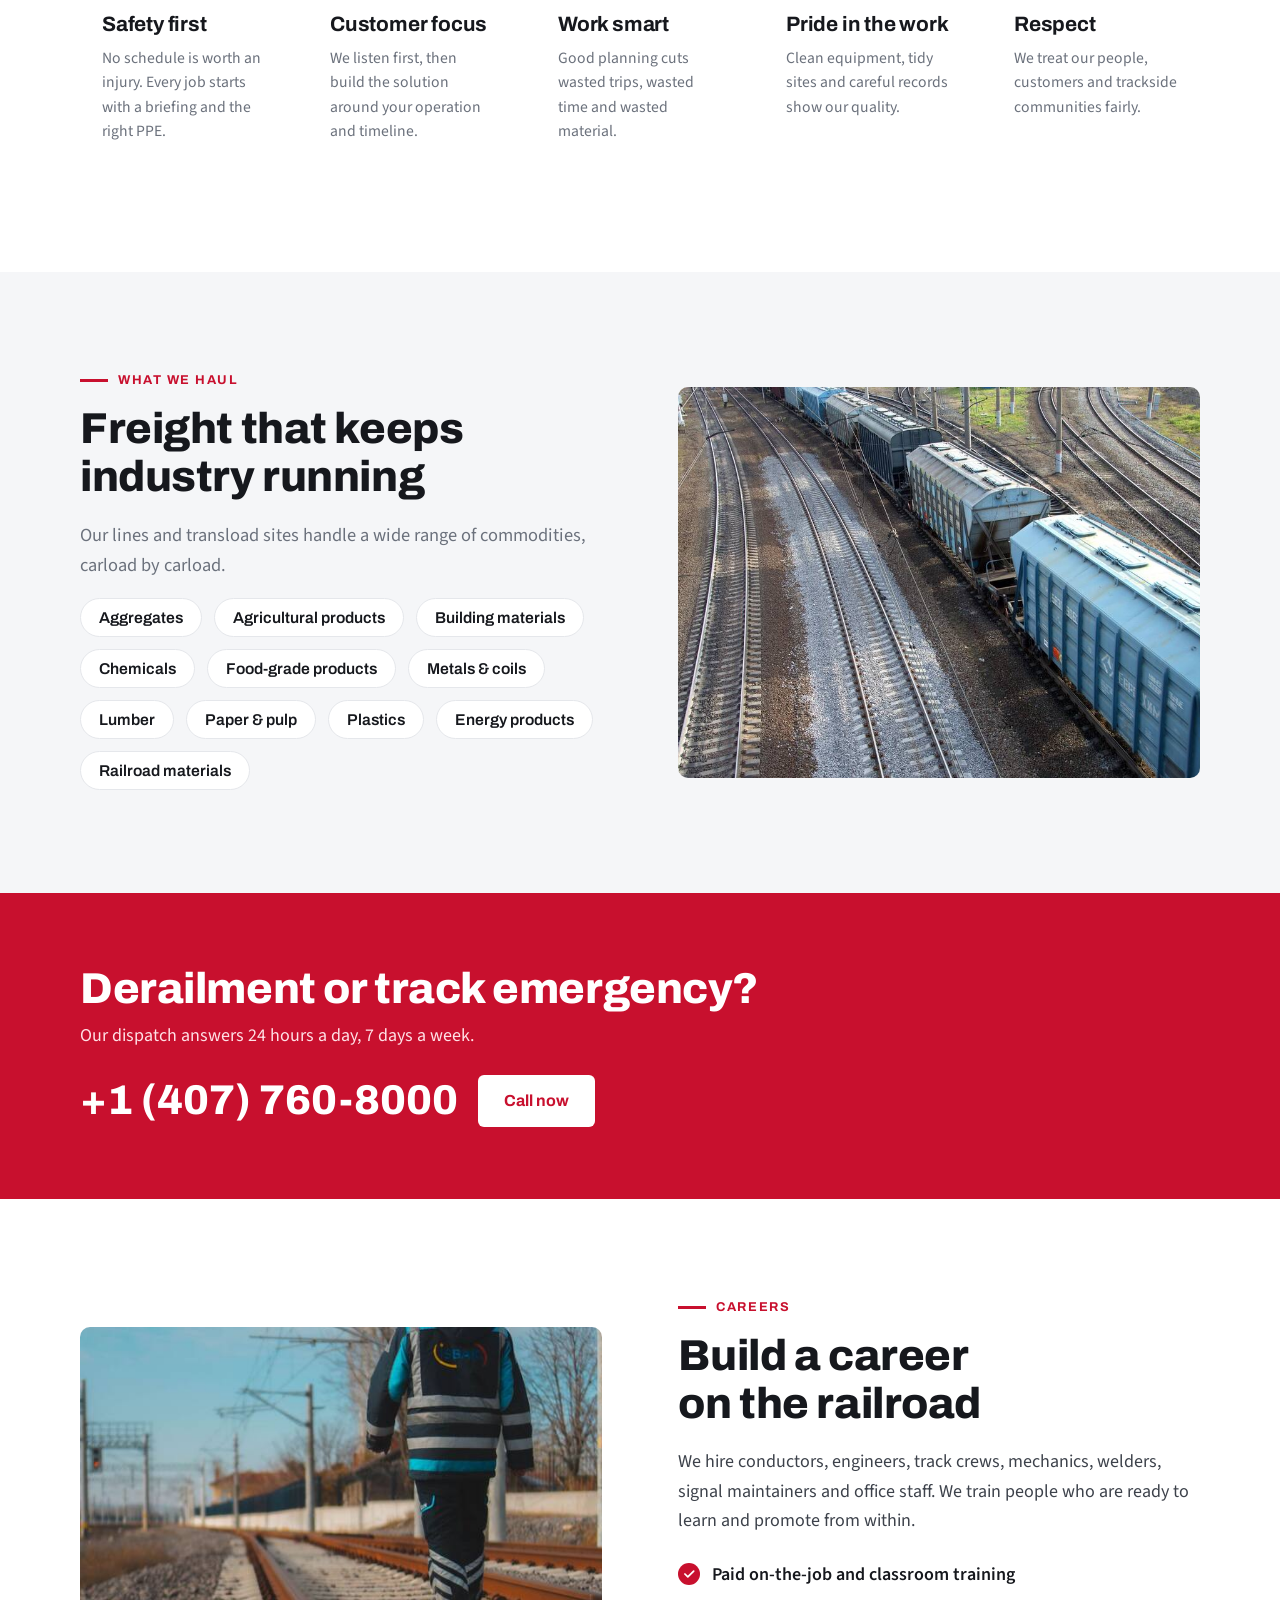
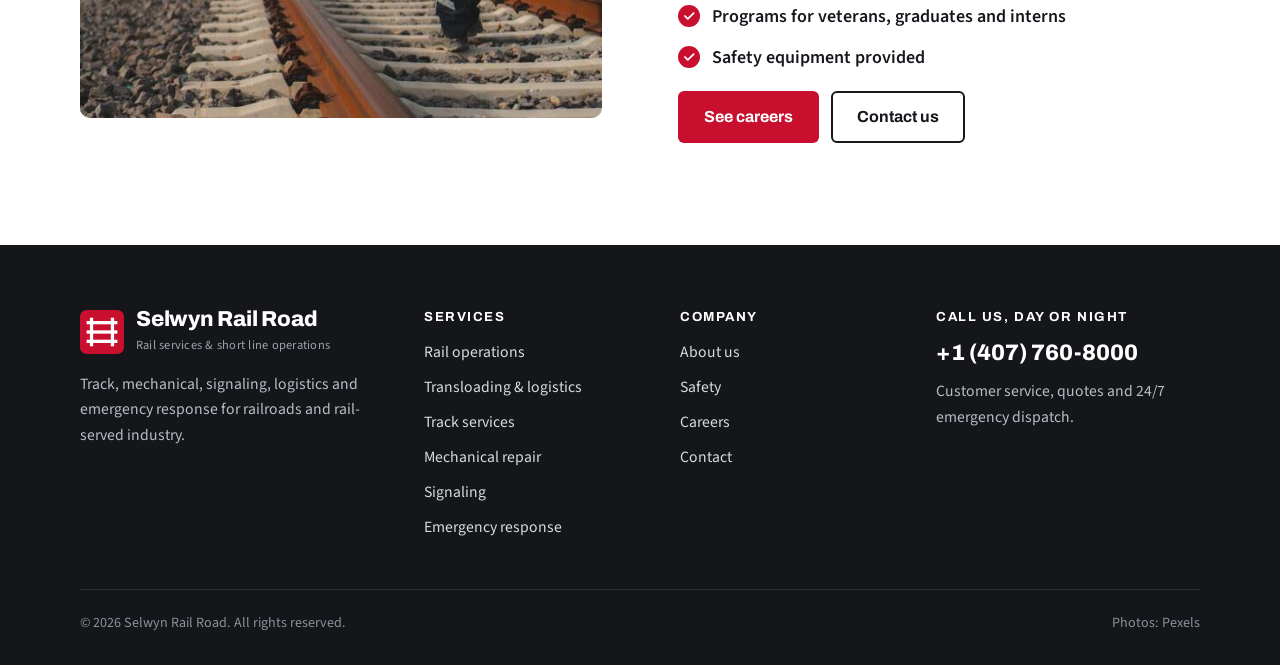
<file: preview-a.html>
<!DOCTYPE html>
<html lang="en">
<head>
<meta charset="utf-8">
<meta name="viewport" content="width=device-width, initial-scale=1, viewport-fit=cover">
<title>Selwyn Rail Road | Homepage Option A</title>
<meta name="robots" content="noindex, nofollow">
<link rel="icon" href="favicon.svg" type="image/svg+xml">
<link rel="preconnect" href="https://fonts.googleapis.com">
<link rel="preconnect" href="https://fonts.gstatic.com" crossorigin>
<link rel="stylesheet" href="https://fonts.googleapis.com/css2?family=Archivo:wght@500;600;700;800&family=Source+Sans+3:wght@400;600;700&display=swap">
<style>
/* Option A — photo-led corporate. White page, full-bleed photography, crossing-signal red as the single accent.
   Layout: 1200px container; hero photo with overlapping proof cards; image cards; alternating split rows. */
:root {
  --red: #c8102e;
  --red-dark: #9e0c24;
  --ink: #16181d;
  --text: #3d424b;
  --muted: #6b717c;
  --line: #e5e7eb;
  --soft: #f5f6f8;
  --white: #ffffff;
  --foot: #14161a;
  --head: "Archivo", "Segoe UI", Roboto, Arial, sans-serif;
  --body: "Source Sans 3", "Segoe UI", Roboto, Arial, sans-serif;
  --wrap: 1200px;
  --gut: clamp(16px, 4vw, 40px);
  color-scheme: light;
}
*, *::before, *::after { box-sizing: border-box; }
html { scroll-behavior: smooth; }
@media (prefers-reduced-motion: reduce) { html { scroll-behavior: auto; } * { transition: none !important; } }
body { margin: 0; background: var(--white); color: var(--text); font: 400 18px/1.65 var(--body); -webkit-font-smoothing: antialiased; }
img { max-width: 100%; height: auto; display: block; }
a { color: inherit; }
:focus-visible { outline: 3px solid var(--red); outline-offset: 3px; }
.wrap { max-width: var(--wrap); margin-inline: auto; padding-inline: var(--gut); }
h1, h2, h3 { font-family: var(--head); color: var(--ink); line-height: 1.12; margin: 0; text-wrap: balance; letter-spacing: -0.01em; }
h1 { font-size: clamp(2.4rem, 5.2vw, 4rem); font-weight: 800; }
h2 { font-size: clamp(1.9rem, 3.4vw, 2.7rem); font-weight: 800; }
h3 { font-size: 1.3rem; font-weight: 700; }
p { margin: 0; }
.kicker { display: inline-flex; align-items: center; gap: 10px; font: 700 .8rem/1 var(--head); letter-spacing: .12em; text-transform: uppercase; color: var(--red); }
.kicker::before { content: ""; width: 28px; height: 3px; background: currentColor; }
.lead { font-size: 1.15rem; color: var(--muted); max-width: 62ch; }

/* Buttons */
.btn { display: inline-flex; align-items: center; justify-content: center; gap: 10px; font: 700 1rem/1 var(--head); text-decoration: none; padding: 16px 24px; border-radius: 6px; border: 2px solid transparent; transition: background .15s, color .15s, border-color .15s; }
.btn-red { background: var(--red); color: #fff; }
.btn-red:hover { background: var(--red-dark); }
.btn-outline { border-color: rgba(255,255,255,.8); color: #fff; }
.btn-outline:hover { background: #fff; color: var(--ink); }
.btn-line { border-color: var(--ink); color: var(--ink); }
.btn-line:hover { background: var(--ink); color: #fff; }
.btn svg { width: 18px; height: 18px; }

/* Top bar + header */
.topbar { background: var(--ink); color: #d9dbe0; font-size: .92rem; }
.topbar .wrap { display: flex; flex-wrap: wrap; justify-content: space-between; gap: 6px 20px; padding-block: 9px; }
.topbar b { color: #fff; }
.topbar a { color: #fff; font-weight: 700; text-decoration: none; }
.header { position: sticky; top: env(safe-area-inset-top, 0px); z-index: 30; background: #fff; box-shadow: 0 1px 0 var(--line); }
.header .wrap { display: flex; align-items: center; justify-content: space-between; gap: 20px; padding-block: 14px; }
.logo { display: flex; align-items: center; gap: 12px; text-decoration: none; color: var(--ink); }
.logo svg { width: 44px; height: 44px; flex: none; }
.logo strong { display: block; font: 800 1.35rem/1 var(--head); letter-spacing: -0.01em; }
.logo span { display: block; font-size: .78rem; color: var(--muted); margin-top: 4px; letter-spacing: .02em; }
.nav { display: flex; align-items: center; gap: 6px; }
.nav a { text-decoration: none; font: 600 1rem var(--head); color: var(--ink); padding: 10px 14px; border-radius: 6px; }
.nav a:hover { color: var(--red); }
.nav .btn { margin-left: 10px; padding: 13px 18px; }
.menu-btn { display: none; border: 1px solid var(--line); background: #fff; border-radius: 6px; padding: 10px 14px; font: 700 .95rem var(--head); color: var(--ink); }
@media (max-width: 920px) {
  .menu-btn { display: block; }
  .nav { display: none; position: absolute; inset: 100% 0 auto 0; background: #fff; flex-direction: column; align-items: stretch; padding: 10px var(--gut) 18px; box-shadow: 0 12px 24px rgba(0,0,0,.08); }
  .nav.open { display: flex; }
  .nav .btn { margin: 8px 0 0; }
}

/* Hero */
.hero { position: relative; color: #fff; background: #222 url("images/pexels-11455148.jpg") center 60% / cover no-repeat; }
.hero::before { content: ""; position: absolute; inset: 0; background: linear-gradient(90deg, rgba(14,16,20,.86) 0%, rgba(14,16,20,.62) 45%, rgba(14,16,20,.15) 100%); }
.hero .wrap { position: relative; padding-block: clamp(80px, 11vw, 150px) clamp(120px, 13vw, 170px); display: grid; gap: 22px; }
.hero h1 { color: #fff; max-width: 15ch; }
.hero p { color: #e7e9ee; font-size: 1.2rem; max-width: 52ch; }
.hero .actions { display: flex; flex-wrap: wrap; gap: 14px; margin-top: 6px; }
.hero .kicker { color: #fff; }
.hero .kicker::before { background: var(--red); }

/* Proof cards overlapping hero */
.proof { position: relative; margin-top: -78px; z-index: 2; }
.proof-grid { display: grid; grid-template-columns: repeat(4, minmax(0, 1fr)); background: #fff; border-radius: 10px; box-shadow: 0 18px 40px rgba(16,18,24,.12); overflow: hidden; }
.proof-item { padding: 26px 24px; display: grid; gap: 6px; border-left: 1px solid var(--line); }
.proof-item:first-child { border-left: 0; }
.proof-item .ico { width: 40px; height: 40px; border-radius: 8px; background: #fbe8eb; color: var(--red); display: grid; place-items: center; margin-bottom: 6px; }
.proof-item .ico svg { width: 22px; height: 22px; }
.proof-item h3 { font-size: 1.08rem; }
.proof-item p { font-size: .95rem; color: var(--muted); line-height: 1.5; }
@media (max-width: 900px) { .proof-grid { grid-template-columns: repeat(2, minmax(0, 1fr)); } .proof-item:nth-child(3) { border-left: 0; } .proof-item:nth-child(n+3) { border-top: 1px solid var(--line); } }
@media (max-width: 520px) { .proof-grid { grid-template-columns: 1fr; } .proof-item { border-left: 0; border-top: 1px solid var(--line); } .proof-item:first-child { border-top: 0; } }

/* Sections */
section { padding-block: clamp(64px, 8vw, 110px); }
.head { display: grid; gap: 14px; margin-bottom: 44px; max-width: 760px; }
.head-row { display: flex; flex-wrap: wrap; align-items: end; justify-content: space-between; gap: 20px; margin-bottom: 44px; }
.head-row .head { margin-bottom: 0; }

/* Service cards */
.cards { display: grid; grid-template-columns: repeat(3, minmax(0, 1fr)); gap: 26px; }
@media (max-width: 960px) { .cards { grid-template-columns: repeat(2, minmax(0, 1fr)); } }
@media (max-width: 600px) { .cards { grid-template-columns: 1fr; } }
.card { display: flex; flex-direction: column; background: #fff; border: 1px solid var(--line); border-radius: 10px; overflow: hidden; text-decoration: none; color: inherit; transition: box-shadow .2s, transform .2s; }
.card:hover { box-shadow: 0 16px 34px rgba(16,18,24,.12); transform: translateY(-3px); }
.card .ph { aspect-ratio: 3 / 2; overflow: hidden; background: var(--soft); }
.card .ph img { width: 100%; height: 100%; object-fit: cover; transition: transform .4s; }
.card:hover .ph img { transform: scale(1.04); }
.card .body { padding: 22px 24px 26px; display: grid; gap: 10px; flex: 1; align-content: start; }
.card p { color: var(--muted); font-size: 1rem; line-height: 1.55; }
.card .go { margin-top: 6px; font: 700 .95rem var(--head); color: var(--red); }
.card .go::after { content: " →"; }

/* Split rows */
.split { display: grid; grid-template-columns: minmax(0, 1fr) minmax(0, 1fr); gap: clamp(32px, 6vw, 80px); align-items: center; }
.split .img { border-radius: 10px; overflow: hidden; aspect-ratio: 4 / 3; }
.split .img img { width: 100%; height: 100%; object-fit: cover; }
.split .txt { display: grid; gap: 18px; }
.ticks { list-style: none; margin: 6px 0 0; padding: 0; display: grid; gap: 12px; }
.ticks li { position: relative; padding-left: 34px; color: var(--ink); font-weight: 600; }
.ticks li::before { content: ""; position: absolute; left: 0; top: 3px; width: 22px; height: 22px; border-radius: 50%; background: var(--red) url("data:image/svg+xml,%3Csvg xmlns='http://www.w3.org/2000/svg' viewBox='0 0 24 24' fill='none' stroke='white' stroke-width='3' stroke-linecap='round' stroke-linejoin='round'%3E%3Cpath d='M5 12l5 5L20 7'/%3E%3C/svg%3E") center / 14px no-repeat; }
@media (max-width: 860px) { .split { grid-template-columns: 1fr; } .split.rev .img { order: -1; } }

.bg-soft { background: var(--soft); }

/* Values */
.values { display: grid; grid-template-columns: repeat(5, minmax(0, 1fr)); gap: 20px; }
@media (max-width: 1000px) { .values { grid-template-columns: repeat(2, minmax(0, 1fr)); } }
@media (max-width: 560px) { .values { grid-template-columns: 1fr; } }
.value { background: #fff; border-radius: 10px; padding: 26px 22px; border-top: 4px solid var(--red); display: grid; gap: 10px; align-content: start; }
.value p { font-size: .98rem; color: var(--muted); line-height: 1.55; }

/* Commodities */
.chips { list-style: none; margin: 0; padding: 0; display: flex; flex-wrap: wrap; gap: 12px; }
.chips li { border: 1px solid var(--line); background: #fff; border-radius: 999px; padding: 10px 18px; font: 600 .98rem var(--head); color: var(--ink); }

/* Emergency band */
.emergency { background: var(--red); color: #fff; padding-block: clamp(48px, 6vw, 72px); }
.emergency .wrap { display: flex; flex-wrap: wrap; align-items: center; justify-content: space-between; gap: 24px; }
.emergency h2 { color: #fff; }
.emergency p { color: #ffe1e6; margin-top: 8px; }
.emergency .num { font: 800 clamp(1.8rem, 4vw, 2.6rem)/1 var(--head); color: #fff; text-decoration: none; white-space: nowrap; }
.emergency .btn { background: #fff; color: var(--red); }
.emergency .btn:hover { background: var(--ink); color: #fff; }

/* Footer */
.footer { background: var(--foot); color: #b9bdc6; padding-block: 64px 30px; font-size: .98rem; }
.footer .cols { display: grid; grid-template-columns: 1.4fr 1fr 1fr 1.2fr; gap: 36px; }
@media (max-width: 860px) { .footer .cols { grid-template-columns: 1fr 1fr; } }
@media (max-width: 520px) { .footer .cols { grid-template-columns: 1fr; } }
.footer h4 { font: 700 .82rem var(--head); letter-spacing: .12em; text-transform: uppercase; color: #fff; margin: 0 0 16px; }
.footer ul { list-style: none; margin: 0; padding: 0; display: grid; gap: 9px; }
.footer a { color: #d9dbe0; text-decoration: none; }
.footer a:hover { color: #fff; }
.footer .logo { color: #fff; }
.footer .logo span { color: #9ca1ab; }
.footer .phone { font: 800 1.4rem var(--head); color: #fff; }
.footer .legal { margin-top: 48px; padding-top: 22px; border-top: 1px solid #2a2d33; display: flex; flex-wrap: wrap; justify-content: space-between; gap: 10px; font-size: .88rem; color: #8b909a; }
</style>
</head>
<body>

<div class="topbar"><div class="wrap"><span><b>24/7</b> derailment &amp; emergency response</span><span>Call us any time: <a href="tel:+14077608000">+1 (407) 760-8000</a></span></div></div>

<header class="header"><div class="wrap">
  <a class="logo" href="index.html" aria-label="Selwyn Rail Road home">
    <svg viewBox="0 0 40 40" aria-hidden="true"><rect width="40" height="40" rx="6" fill="#c8102e"/><g fill="#fff"><rect x="9" y="7" width="3" height="26"/><rect x="28" y="7" width="3" height="26"/><rect x="6" y="10" width="28" height="3"/><rect x="6" y="18.5" width="28" height="3"/><rect x="6" y="27" width="28" height="3"/></g></svg>
    <div><strong>Selwyn Rail Road</strong><span>Rail services &amp; short line operations</span></div>
  </a>
  <button class="menu-btn nav-toggle" aria-expanded="false" aria-controls="site-nav">Menu</button>
  <nav class="nav" id="site-nav" aria-label="Main">
    <a href="services.html">Services</a><a href="about.html">About</a><a href="careers.html">Careers</a><a href="contact.html">Contact</a>
    <a class="btn btn-red" href="tel:+14077608000">Call +1 (407) 760-8000</a>
  </nav>
</div></header>

<main>
<section class="hero" style="padding:0">
  <div class="wrap">
    <span class="kicker">Rail services &amp; short line operations</span>
    <h1>Rail services that keep freight moving</h1>
    <p>Track construction and maintenance, railcar and locomotive repair, signaling, transloading and round-the-clock emergency response for railroads and rail-served businesses.</p>
    <div class="actions">
      <a class="btn btn-red" href="tel:+14077608000"><svg viewBox="0 0 24 24" fill="none" stroke="currentColor" stroke-width="2.2" stroke-linecap="round" stroke-linejoin="round" aria-hidden="true"><path d="M22 16.9v3a2 2 0 0 1-2.2 2 19.8 19.8 0 0 1-8.6-3.1 19.5 19.5 0 0 1-6-6A19.8 19.8 0 0 1 2.1 4.2 2 2 0 0 1 4.1 2h3a2 2 0 0 1 2 1.7c.1.9.4 1.8.7 2.7a2 2 0 0 1-.5 2.1L8 9.8a16 16 0 0 0 6 6l1.3-1.3a2 2 0 0 1 2.1-.4c.9.3 1.8.6 2.7.7a2 2 0 0 1 1.7 2z"/></svg>Call +1 (407) 760-8000</a>
      <a class="btn btn-outline" href="services.html">Explore our services</a>
    </div>
  </div>
</section>

<div class="proof"><div class="wrap"><div class="proof-grid">
  <div class="proof-item"><div class="ico"><svg viewBox="0 0 24 24" fill="none" stroke="currentColor" stroke-width="2" stroke-linecap="round" stroke-linejoin="round" aria-hidden="true"><circle cx="12" cy="12" r="9"/><path d="M12 7v5l3 2"/></svg></div><h3>24/7 dispatch</h3><p>Crews and equipment on call day and night.</p></div>
  <div class="proof-item"><div class="ico"><svg viewBox="0 0 24 24" fill="none" stroke="currentColor" stroke-width="2" stroke-linecap="round" stroke-linejoin="round" aria-hidden="true"><path d="M7 3v18M17 3v18M4 7h16M4 12h16M4 17h16"/></svg></div><h3>One call, every trade</h3><p>Track, mechanical, signal and logistics teams.</p></div>
  <div class="proof-item"><div class="ico"><svg viewBox="0 0 24 24" fill="none" stroke="currentColor" stroke-width="2" stroke-linecap="round" stroke-linejoin="round" aria-hidden="true"><path d="M3 12h18M14 5l7 7-7 7"/></svg></div><h3>Class I connections</h3><p>Interchange access to the national rail network.</p></div>
  <div class="proof-item"><div class="ico"><svg viewBox="0 0 24 24" fill="none" stroke="currentColor" stroke-width="2" stroke-linecap="round" stroke-linejoin="round" aria-hidden="true"><path d="M12 3l8 3v6c0 5-3.5 8-8 9-4.5-1-8-4-8-9V6z"/><path d="M9 12l2 2 4-4"/></svg></div><h3>Safety first</h3><p>Job briefings, PPE and audits on every site.</p></div>
</div></div></div>

<section>
  <div class="wrap">
    <div class="head-row">
      <div class="head"><span class="kicker">What we do</span><h2>Everything your railroad needs, from one partner</h2></div>
      <a class="btn btn-line" href="services.html">All 16 services</a>
    </div>
    <div class="cards">
      <a class="card" href="services.html#operations"><div class="ph"><img src="images/card-14776388.jpg" alt="Freight cars on a rail siding" loading="lazy" width="900" height="600"></div><div class="body"><h3>Rail operations</h3><p>Carload service, in-plant industrial switching, and railcar storage and cleaning.</p><span class="go">Learn more</span></div></a>
      <a class="card" href="services.html#logistics"><div class="ph"><img src="images/card-31409984.jpg" alt="Aerial view of a rail yard with container trains" loading="lazy" width="900" height="674"></div><div class="body"><h3>Transloading &amp; logistics</h3><p>Move product between truck and rail, with rail-served storage and inventory management.</p><span class="go">Learn more</span></div></a>
      <a class="card" href="services.html#track"><div class="ph"><img src="images/card-33337641.jpg" alt="Track crew inspecting rails" loading="lazy" width="900" height="600"></div><div class="body"><h3>Track services</h3><p>New track, sidings and spurs, scheduled maintenance, maintenance of way and inspections.</p><span class="go">Learn more</span></div></a>
      <a class="card" href="services.html#mechanical"><div class="ph"><img src="images/card-19892287.jpg" alt="Worker in a safety vest inspecting a tank car" loading="lazy" width="600" height="900" style="object-position:center 35%"></div><div class="body"><h3>Mechanical repair</h3><p>AAR-certified railcar repair and locomotive maintenance, in the shop or on site.</p><span class="go">Learn more</span></div></a>
      <a class="card" href="services.html#signaling"><div class="ph"><img src="images/card-30412599.jpg" alt="Railway signal beside a freight train" loading="lazy" width="900" height="600"></div><div class="body"><h3>Signaling</h3><p>Design, wiring and installation of crossing warning and wayside signal systems.</p><span class="go">Learn more</span></div></a>
      <a class="card" href="services.html#emergency"><div class="ph"><img src="images/card-12032974.jpg" alt="Crew repairing damaged track" loading="lazy" width="900" height="675"></div><div class="body"><h3>Emergency response</h3><p>Derailment, washout and storm response with heavy equipment, 24 hours a day.</p><span class="go">Learn more</span></div></a>
    </div>
  </div>
</section>

<section class="bg-soft">
  <div class="wrap split">
    <div class="img"><img src="images/card-3377223.jpg" alt="Track crew working together on a rail bridge" loading="lazy" width="900" height="598"></div>
    <div class="txt">
      <span class="kicker">Why Selwyn Rail Road</span>
      <h2>Many crews, one company, one phone number</h2>
      <p>Rail problems rarely stay in one trade. A new spur needs track, signals and a plan for first shipments. A derailment needs heavy equipment, track repair and car repair at the same time. We keep those teams under one roof so the whole job moves together.</p>
      <ul class="ticks"><li>Short line freight service with Class I interchange</li><li>Track, mechanical and signal crews in-house</li><li>Mobile repair crews that come to your site</li><li>Emergency dispatch around the clock</li></ul>
      <div><a class="btn btn-red" href="about.html">About us</a></div>
    </div>
  </div>
</section>

<section>
  <div class="wrap">
    <div class="head"><span class="kicker">How we work</span><h2>Five rules every crew follows</h2></div>
    <div class="values">
      <div class="value"><h3>Safety first</h3><p>No schedule is worth an injury. Every job starts with a briefing and the right PPE.</p></div>
      <div class="value"><h3>Customer focus</h3><p>We listen first, then build the solution around your operation and timeline.</p></div>
      <div class="value"><h3>Work smart</h3><p>Good planning cuts wasted trips, wasted time and wasted material.</p></div>
      <div class="value"><h3>Pride in the work</h3><p>Clean equipment, tidy sites and careful records show our quality.</p></div>
      <div class="value"><h3>Respect</h3><p>We treat our people, customers and trackside communities fairly.</p></div>
    </div>
  </div>
</section>

<section class="bg-soft">
  <div class="wrap split rev">
    <div class="txt">
      <span class="kicker">What we haul</span>
      <h2>Freight that keeps industry running</h2>
      <p class="lead">Our lines and transload sites handle a wide range of commodities, carload by carload.</p>
      <ul class="chips"><li>Aggregates</li><li>Agricultural products</li><li>Building materials</li><li>Chemicals</li><li>Food-grade products</li><li>Metals &amp; coils</li><li>Lumber</li><li>Paper &amp; pulp</li><li>Plastics</li><li>Energy products</li><li>Railroad materials</li></ul>
    </div>
    <div class="img"><img src="images/card-5742831.jpg" alt="Freight train of covered hoppers seen from above" loading="lazy" width="900" height="625"></div>
  </div>
</section>

<div class="emergency"><div class="wrap">
  <div><h2>Derailment or track emergency?</h2><p>Our dispatch answers 24 hours a day, 7 days a week.</p></div>
  <div style="display:flex;flex-wrap:wrap;align-items:center;gap:20px"><a class="num" href="tel:+14077608000">+1 (407) 760-8000</a><a class="btn" href="tel:+14077608000">Call now</a></div>
</div></div>

<section>
  <div class="wrap split">
    <div class="img"><img src="images/card-7359567.jpg" alt="Rail worker in safety gear walking along the track" loading="lazy" width="600" height="900" style="object-position:center 40%"></div>
    <div class="txt">
      <span class="kicker">Careers</span>
      <h2>Build a career on the railroad</h2>
      <p>We hire conductors, engineers, track crews, mechanics, welders, signal maintainers and office staff. We train people who are ready to learn and promote from within.</p>
      <ul class="ticks"><li>Paid on-the-job and classroom training</li><li>Programs for veterans, graduates and interns</li><li>Safety equipment provided</li></ul>
      <div style="display:flex;flex-wrap:wrap;gap:12px"><a class="btn btn-red" href="careers.html">See careers</a><a class="btn btn-line" href="contact.html">Contact us</a></div>
    </div>
  </div>
</section>
</main>

<footer class="footer"><div class="wrap">
  <div class="cols">
    <div style="display:grid;gap:16px;align-content:start">
      <a class="logo" href="index.html"><svg viewBox="0 0 40 40" aria-hidden="true"><rect width="40" height="40" rx="6" fill="#c8102e"/><g fill="#fff"><rect x="9" y="7" width="3" height="26"/><rect x="28" y="7" width="3" height="26"/><rect x="6" y="10" width="28" height="3"/><rect x="6" y="18.5" width="28" height="3"/><rect x="6" y="27" width="28" height="3"/></g></svg><div><strong>Selwyn Rail Road</strong><span>Rail services &amp; short line operations</span></div></a>
      <p>Track, mechanical, signaling, logistics and emergency response for railroads and rail-served industry.</p>
    </div>
    <div><h4>Services</h4><ul><li><a href="services.html#operations">Rail operations</a></li><li><a href="services.html#logistics">Transloading &amp; logistics</a></li><li><a href="services.html#track">Track services</a></li><li><a href="services.html#mechanical">Mechanical repair</a></li><li><a href="services.html#signaling">Signaling</a></li><li><a href="services.html#emergency">Emergency response</a></li></ul></div>
    <div><h4>Company</h4><ul><li><a href="about.html">About us</a></li><li><a href="about.html#safety">Safety</a></li><li><a href="careers.html">Careers</a></li><li><a href="contact.html">Contact</a></li></ul></div>
    <div><h4>Call us, day or night</h4><a class="phone" href="tel:+14077608000">+1 (407) 760-8000</a><p style="margin-top:10px">Customer service, quotes and 24/7 emergency dispatch.</p></div>
  </div>
  <div class="legal"><span>&copy; <span id="year">2026</span> Selwyn Rail Road. All rights reserved.</span><span>Photos: Pexels</span></div>
</div></footer>
<script src="script.js"></script>
</body>
</html>
</file>
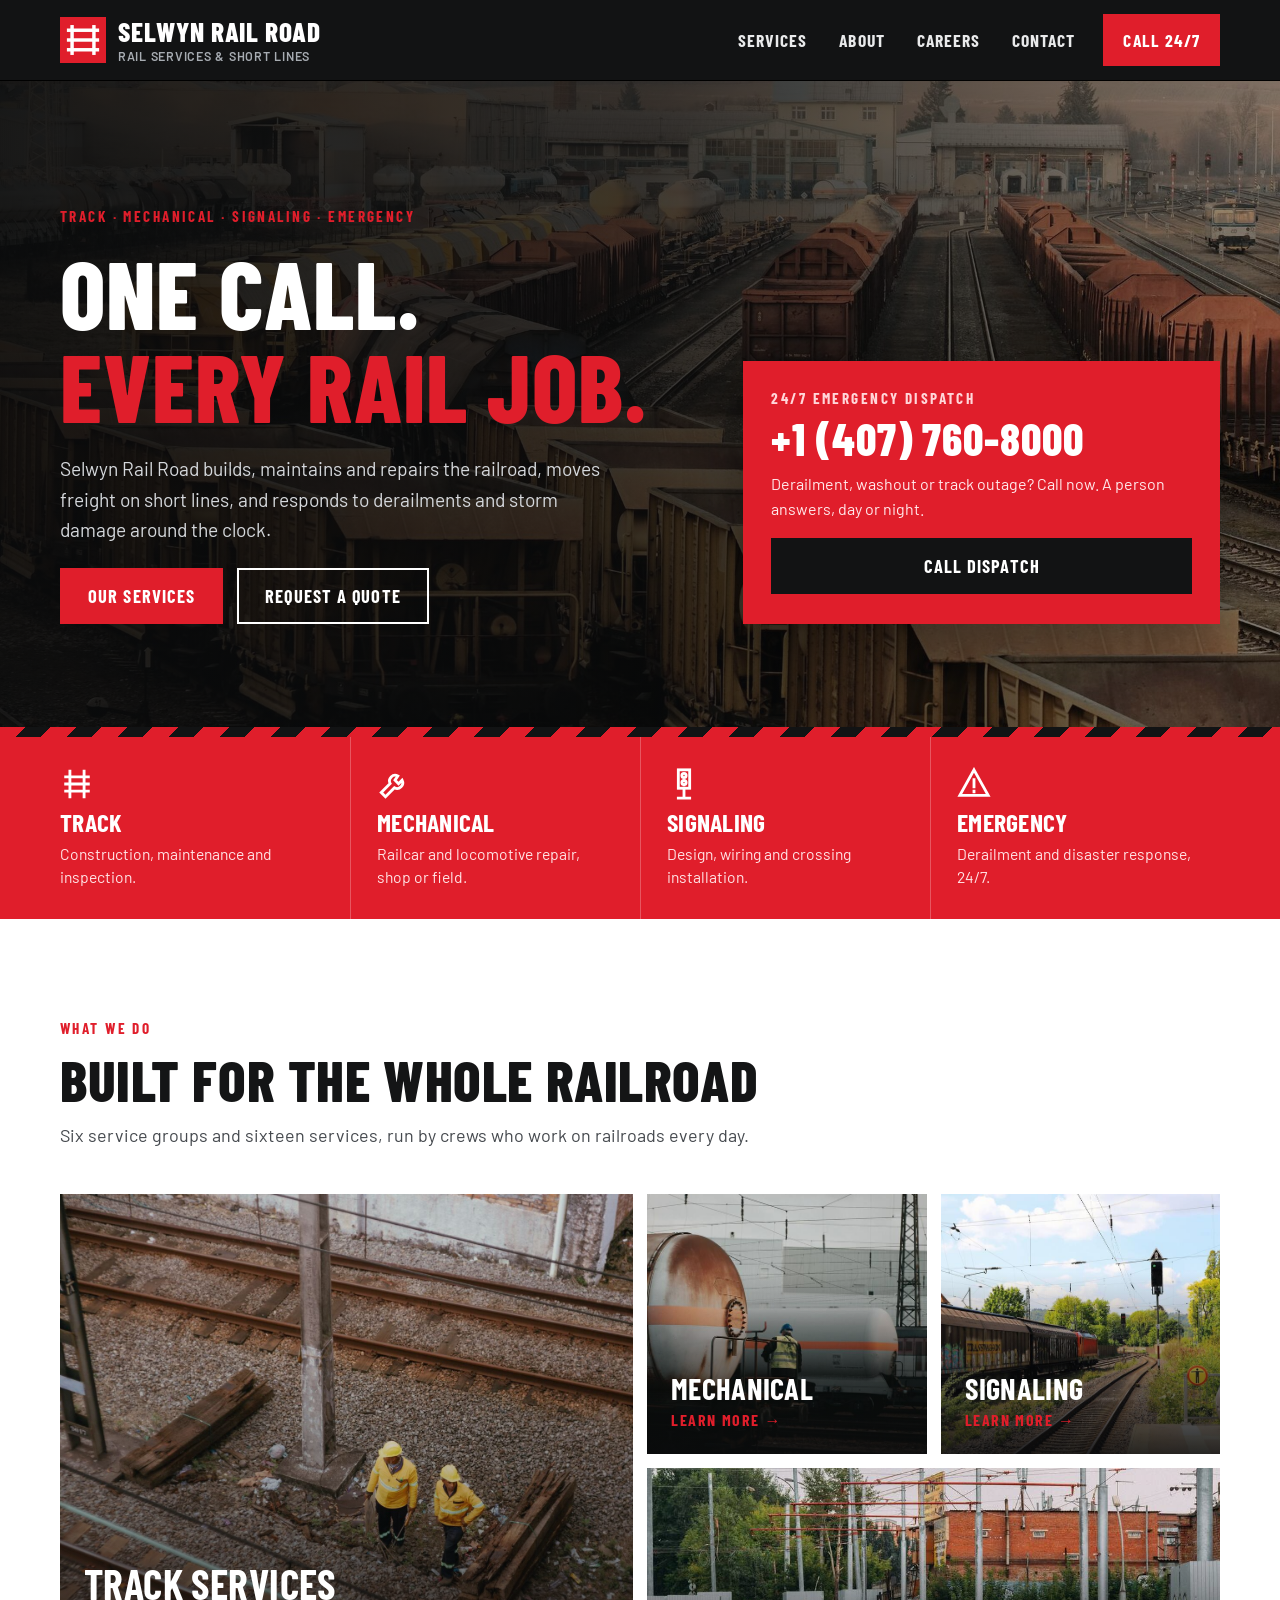
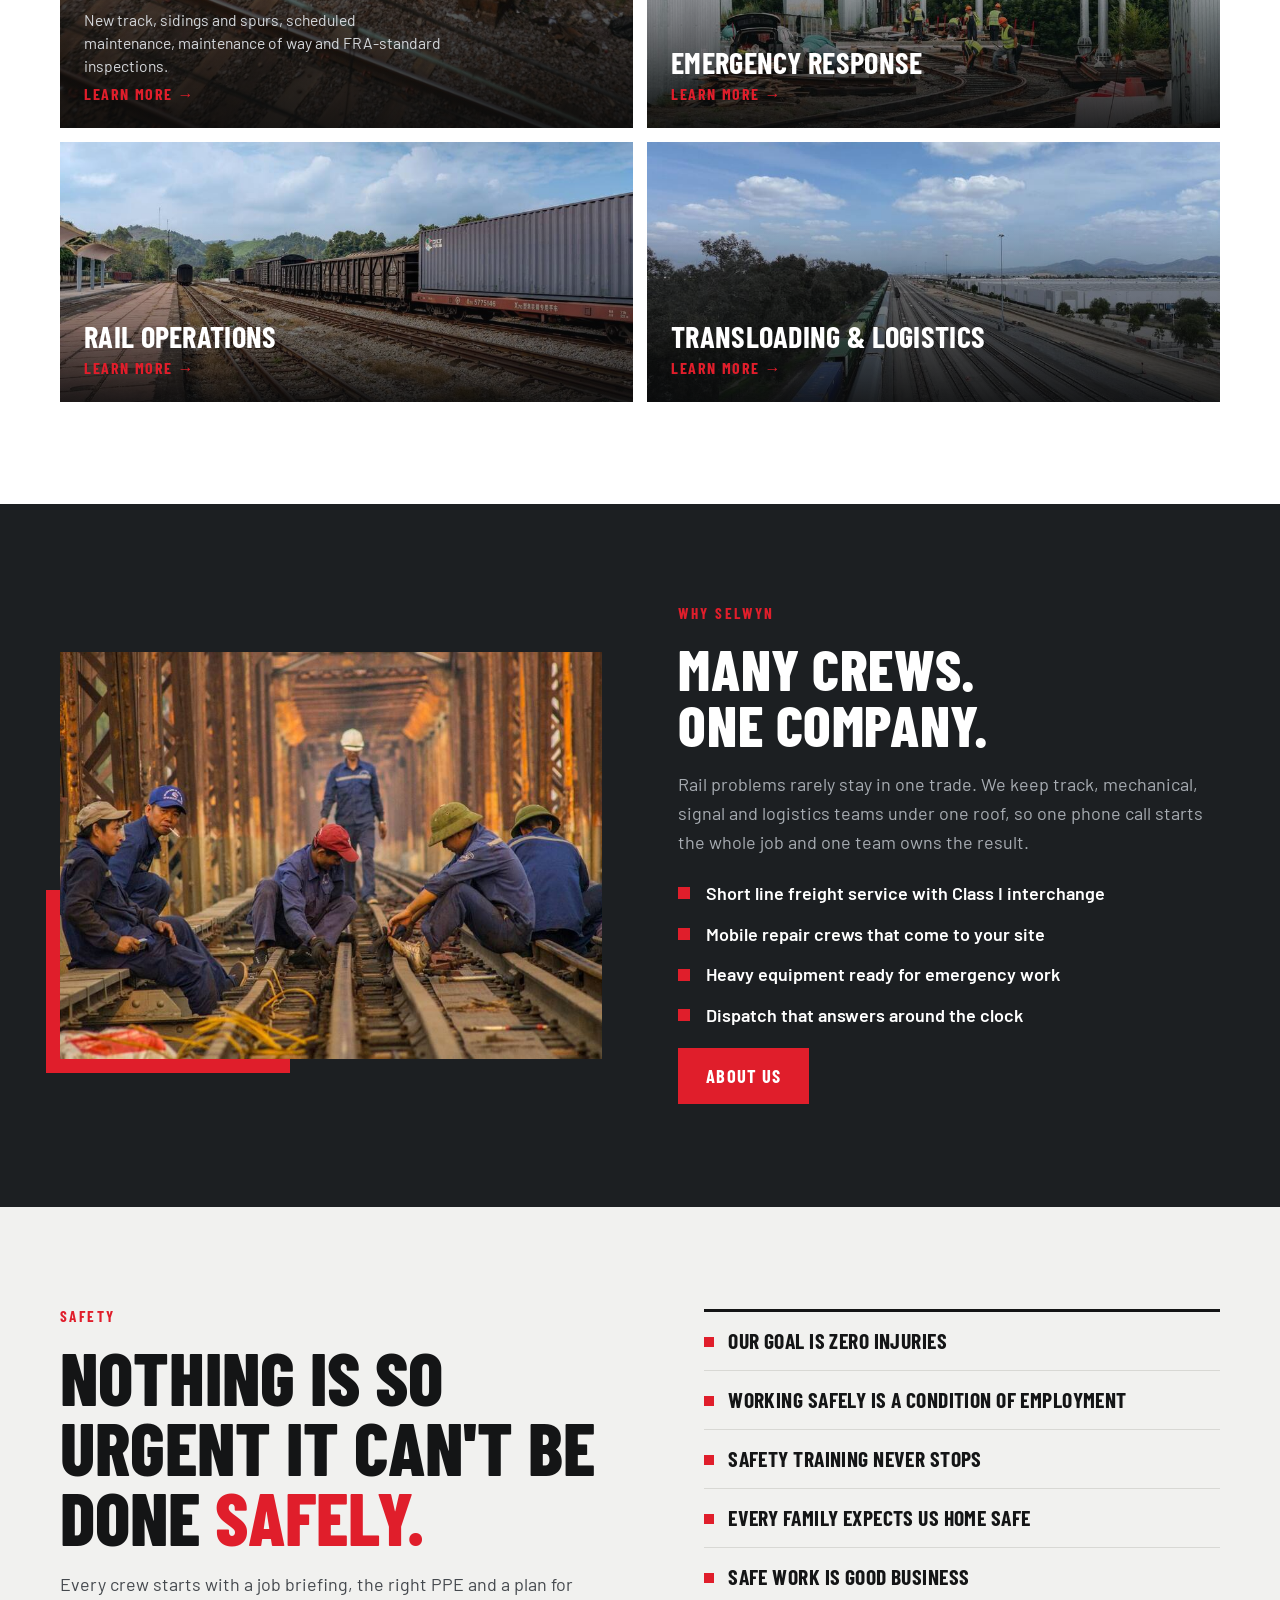
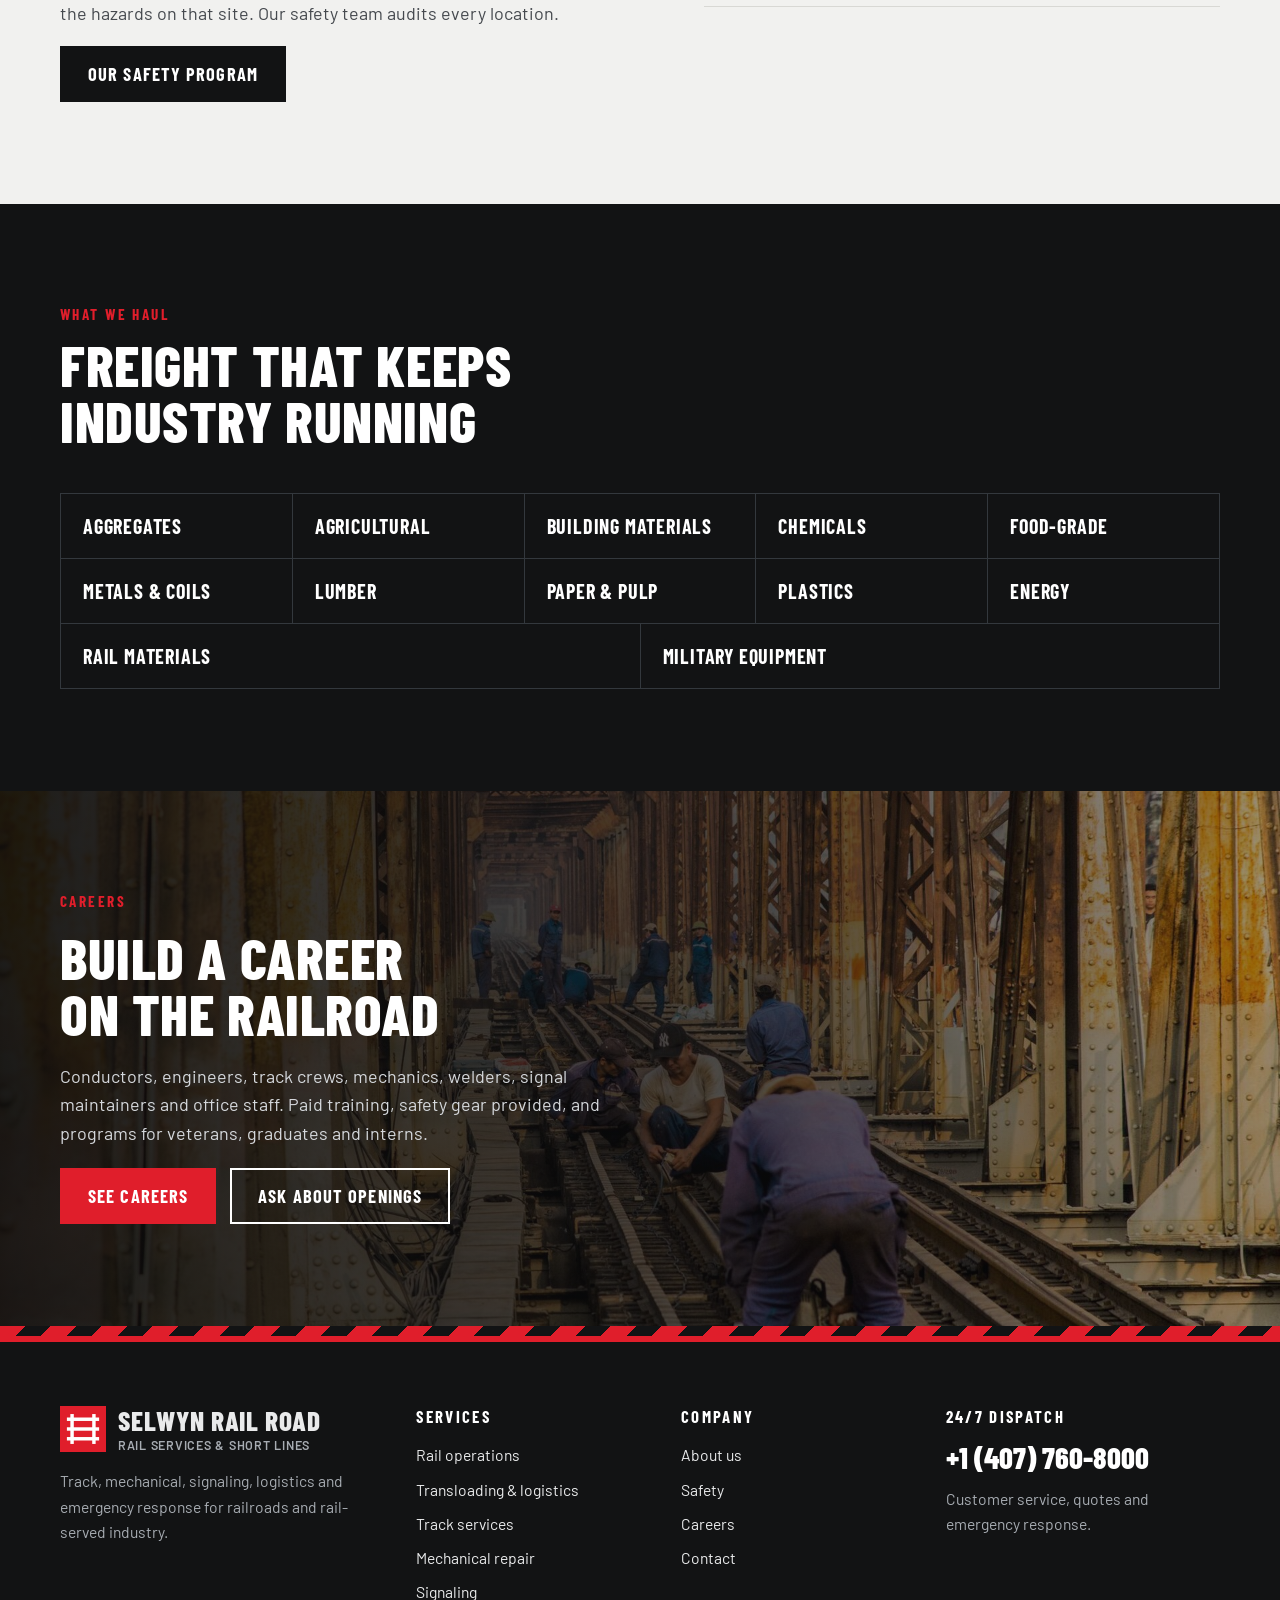
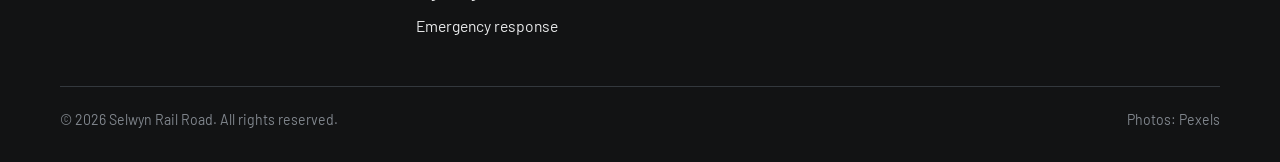
<file: preview-b.html>
<!DOCTYPE html>
<html lang="en">
<head>
<meta charset="utf-8">
<meta name="viewport" content="width=device-width, initial-scale=1, viewport-fit=cover">
<title>Selwyn Rail Road | Homepage Option B</title>
<meta name="robots" content="noindex, nofollow">
<link rel="icon" href="favicon.svg" type="image/svg+xml">
<link rel="preconnect" href="https://fonts.googleapis.com">
<link rel="preconnect" href="https://fonts.gstatic.com" crossorigin>
<link rel="stylesheet" href="https://fonts.googleapis.com/css2?family=Barlow+Condensed:wght@600;700;800&family=Barlow:wght@400;500;600;700&display=swap">
<style>
/* Option B — bold industrial. Charcoal and steel with signal red; condensed uppercase display type; hazard-stripe accent.
   Layout: photo hero with phone block, red capability bar, photo mosaic of services, dark/light alternating bands. */
:root {
  --red: #e01e2b;
  --red-dark: #b5121e;
  --coal: #121314;
  --steel: #1c1f22;
  --steel-2: #262a2e;
  --mist: #f1f1ef;
  --white: #ffffff;
  --ink: #141516;
  --text: #45494e;
  --on-dark: #e9eaeb;
  --on-dark-muted: #a7acb2;
  --line-dark: #33383d;
  --head: "Barlow Condensed", "Arial Narrow", Impact, sans-serif;
  --body: "Barlow", "Segoe UI", Roboto, Arial, sans-serif;
  --wrap: 1240px;
  --gut: clamp(16px, 4vw, 40px);
  color-scheme: light;
}
*, *::before, *::after { box-sizing: border-box; }
html { scroll-behavior: smooth; }
@media (prefers-reduced-motion: reduce) { html { scroll-behavior: auto; } * { transition: none !important; } }
body { margin: 0; background: var(--white); color: var(--text); font: 400 18px/1.6 var(--body); -webkit-font-smoothing: antialiased; }
img { max-width: 100%; height: auto; display: block; }
a { color: inherit; }
:focus-visible { outline: 3px solid var(--red); outline-offset: 3px; }
.wrap { max-width: var(--wrap); margin-inline: auto; padding-inline: var(--gut); }
h1, h2, h3 { font-family: var(--head); text-transform: uppercase; line-height: .98; margin: 0; letter-spacing: .01em; color: var(--ink); text-wrap: balance; }
h1 { font-size: clamp(3rem, 7.4vw, 6rem); font-weight: 800; }
h2 { font-size: clamp(2.3rem, 4.6vw, 3.6rem); font-weight: 800; }
h3 { font-size: 1.7rem; font-weight: 700; }
p { margin: 0; }
.tag { font: 700 .95rem/1 var(--head); letter-spacing: .16em; text-transform: uppercase; color: var(--red); }
.dark { background: var(--steel); color: var(--on-dark); }
.dark h2, .dark h3 { color: #fff; }
.dark p { color: var(--on-dark-muted); }
.hazard { height: 10px; background: repeating-linear-gradient(135deg, var(--red) 0 18px, var(--coal) 18px 36px); }

.btn { display: inline-flex; align-items: center; justify-content: center; gap: 10px; font: 700 1.15rem/1 var(--head); letter-spacing: .06em; text-transform: uppercase; text-decoration: none; padding: 17px 26px; border: 2px solid transparent; transition: background .15s, color .15s, border-color .15s; }
.btn-red { background: var(--red); color: #fff; }
.btn-red:hover { background: var(--red-dark); }
.btn-ghost { border-color: #fff; color: #fff; }
.btn-ghost:hover { background: #fff; color: var(--ink); }
.btn-dark { background: var(--coal); color: #fff; }
.btn-dark:hover { background: #000; }

/* Header */
.header { position: sticky; top: env(safe-area-inset-top, 0px); z-index: 30; background: var(--coal); border-bottom: 1px solid #000; }
.header .wrap { display: flex; align-items: center; justify-content: space-between; gap: 20px; padding-block: 14px; }
.logo { display: flex; align-items: center; gap: 12px; text-decoration: none; color: #fff; }
.logo svg { width: 46px; height: 46px; flex: none; }
.logo strong { display: block; font: 800 1.7rem/1 var(--head); text-transform: uppercase; letter-spacing: .03em; }
.logo span { display: block; font: 600 .78rem/1 var(--body); color: var(--on-dark-muted); margin-top: 5px; letter-spacing: .06em; text-transform: uppercase; }
.nav { display: flex; align-items: center; gap: 4px; }
.nav a { text-decoration: none; font: 700 1.1rem var(--head); letter-spacing: .06em; text-transform: uppercase; color: var(--on-dark); padding: 10px 14px; }
.nav a:hover { color: var(--red); }
.nav .btn { margin-left: 10px; padding: 13px 18px; color: #fff; }
.nav .btn:hover { color: #fff; }
.menu-btn { display: none; border: 2px solid #fff; background: transparent; color: #fff; padding: 9px 14px; font: 700 1rem var(--head); letter-spacing: .08em; text-transform: uppercase; }
@media (max-width: 960px) {
  .menu-btn { display: block; }
  .nav { display: none; position: absolute; inset: 100% 0 auto 0; background: var(--coal); flex-direction: column; align-items: stretch; padding: 8px var(--gut) 18px; border-top: 1px solid var(--line-dark); }
  .nav.open { display: flex; }
  .nav .btn { margin: 8px 0 0; }
}

/* Hero */
.hero { position: relative; background: var(--coal) url("images/pexels-30858911.jpg") center / cover no-repeat; color: #fff; }
.hero::before { content: ""; position: absolute; inset: 0; background: linear-gradient(100deg, rgba(10,11,12,.93) 0%, rgba(10,11,12,.78) 48%, rgba(10,11,12,.35) 100%); }
.hero .wrap { position: relative; display: grid; grid-template-columns: minmax(0, 1.35fr) minmax(0, 1fr); gap: 40px; align-items: end; padding-block: clamp(70px, 10vw, 140px) clamp(56px, 8vw, 110px); }
.hero h1 { color: #fff; }
.hero h1 em { font-style: normal; color: var(--red); }
.hero .copy { display: grid; gap: 22px; }
.hero .copy p { color: #d5d8dc; font-size: 1.2rem; max-width: 50ch; }
.hero .actions { display: flex; flex-wrap: wrap; gap: 14px; }
.callblock { background: var(--red); padding: 30px 28px; display: grid; gap: 10px; box-shadow: 0 24px 50px rgba(0,0,0,.35); }
.callblock .tag { color: #ffd6d9; }
.callblock .num { font: 800 clamp(2rem, 4vw, 2.8rem)/1 var(--head); color: #fff; text-decoration: none; letter-spacing: .02em; }
.callblock p { color: #ffe9eb; font-size: 1rem; }
.callblock .btn { margin-top: 6px; background: var(--coal); color: #fff; }
.callblock .btn:hover { background: #000; }
@media (max-width: 900px) { .hero .wrap { grid-template-columns: 1fr; align-items: start; } }

/* Capability bar */
.capbar { background: var(--red); color: #fff; }
.capbar .wrap { display: grid; grid-template-columns: repeat(4, minmax(0, 1fr)); }
.cap { padding: 30px 26px; display: grid; gap: 8px; border-left: 1px solid rgba(255,255,255,.25); }
.cap:first-child { border-left: 0; padding-left: 0; }
.cap svg { width: 34px; height: 34px; }
.cap h3 { color: #fff; font-size: 1.6rem; }
.cap p { color: #ffe3e5; font-size: .98rem; line-height: 1.5; }
@media (max-width: 900px) { .capbar .wrap { grid-template-columns: repeat(2, minmax(0, 1fr)); } .cap { padding: 24px 20px; } .cap:nth-child(odd) { border-left: 0; padding-left: 0; } .cap:nth-child(n+3) { border-top: 1px solid rgba(255,255,255,.25); } }
@media (max-width: 520px) { .capbar .wrap { grid-template-columns: 1fr; } .cap { border-left: 0; padding-left: 0; border-top: 1px solid rgba(255,255,255,.25); } .cap:first-child { border-top: 0; } }

/* Sections */
section { padding-block: clamp(64px, 8vw, 112px); }
.head { display: grid; gap: 14px; margin-bottom: 44px; max-width: 820px; }
.head p { font-size: 1.12rem; }

/* Service mosaic */
.mosaic { display: grid; grid-template-columns: repeat(4, minmax(0, 1fr)); grid-auto-rows: 260px; gap: 14px; }
.tile { position: relative; overflow: hidden; text-decoration: none; color: #fff; background: var(--steel-2); display: flex; align-items: flex-end; }
.tile img { position: absolute; inset: 0; width: 100%; height: 100%; object-fit: cover; transition: transform .5s; }
.tile::after { content: ""; position: absolute; inset: 0; background: linear-gradient(180deg, rgba(10,11,12,0) 30%, rgba(10,11,12,.88) 100%); }
.tile:hover img { transform: scale(1.05); }
.tile .in { position: relative; z-index: 1; padding: 24px; display: grid; gap: 6px; }
.tile h3 { color: #fff; font-size: 1.9rem; }
.tile p { color: #d5d8dc; font-size: .98rem; line-height: 1.45; max-width: 40ch; }
.tile .go { font: 700 1rem var(--head); letter-spacing: .1em; text-transform: uppercase; color: var(--red); }
.tile .go::after { content: " →"; }
.tile.big { grid-column: span 2; grid-row: span 2; }
.tile.big h3 { font-size: 2.6rem; }
.tile.wide { grid-column: span 2; }
@media (max-width: 960px) { .mosaic { grid-template-columns: repeat(2, minmax(0, 1fr)); grid-auto-rows: 240px; } .tile.big { grid-row: span 1; } }
@media (max-width: 560px) { .mosaic { grid-template-columns: 1fr; } .tile.big, .tile.wide { grid-column: span 1; } }

/* Split */
.split { display: grid; grid-template-columns: minmax(0, 1fr) minmax(0, 1fr); gap: clamp(32px, 6vw, 80px); align-items: center; }
.split .img { position: relative; aspect-ratio: 4 / 3; isolation: isolate; }
.split .img img { width: 100%; height: 100%; object-fit: cover; }
.split .img::before { content: ""; position: absolute; left: -14px; bottom: -14px; width: 45%; height: 45%; background: var(--red); z-index: -1; }
.split .txt { display: grid; gap: 18px; }
.bullets { list-style: none; margin: 4px 0 0; padding: 0; display: grid; gap: 12px; }
.bullets li { position: relative; padding-left: 28px; font-weight: 600; }
.bullets li::before { content: ""; position: absolute; left: 0; top: .45em; width: 12px; height: 12px; background: var(--red); }
.dark .bullets li { color: #fff; }
@media (max-width: 860px) { .split { grid-template-columns: 1fr; } .split .img::before { left: -8px; bottom: -8px; } }

/* Safety statement */
.safety { background: var(--mist); }
.safety .wrap { display: grid; grid-template-columns: minmax(0, 1.1fr) minmax(0, 1fr); gap: clamp(32px, 6vw, 80px); align-items: start; }
.safety .big { font: 800 clamp(2.6rem, 6vw, 4.6rem)/.95 var(--head); text-transform: uppercase; color: var(--ink); }
.safety .big span { color: var(--red); }
.principles { list-style: none; margin: 0; padding: 0; border-top: 3px solid var(--ink); }
.principles li { display: flex; align-items: baseline; gap: 14px; padding: 16px 0; border-bottom: 1px solid #d8d8d4; font: 700 1.35rem/1.2 var(--head); text-transform: uppercase; letter-spacing: .02em; color: var(--ink); }
.principles li::before { content: ""; flex: none; width: 10px; height: 10px; background: var(--red); transform: translateY(-2px); }
@media (max-width: 860px) { .safety .wrap { grid-template-columns: 1fr; } }

/* Commodities */
.haul { display: flex; flex-wrap: wrap; gap: 0; border-top: 1px solid var(--line-dark); border-left: 1px solid var(--line-dark); }
.haul span { flex: 1 1 200px; padding: 20px 22px; border-right: 1px solid var(--line-dark); border-bottom: 1px solid var(--line-dark); font: 700 1.25rem var(--head); text-transform: uppercase; letter-spacing: .04em; color: #fff; }

/* Careers band */
.careers { position: relative; background: var(--coal) url("images/pexels-3377214.jpg") center / cover no-repeat; color: #fff; }
.careers::before { content: ""; position: absolute; inset: 0; background: linear-gradient(90deg, rgba(10,11,12,.92) 0%, rgba(10,11,12,.7) 60%, rgba(10,11,12,.4) 100%); }
.careers .wrap { position: relative; display: grid; gap: 20px; max-width: var(--wrap); }
.careers h2 { color: #fff; max-width: 16ch; }
.careers p { color: #d5d8dc; max-width: 56ch; font-size: 1.12rem; }
.careers .actions { display: flex; flex-wrap: wrap; gap: 14px; }

/* Footer */
.footer { background: var(--coal); color: var(--on-dark-muted); padding-block: 64px 30px; font-size: .98rem; border-top: 6px solid var(--red); }
.footer .cols { display: grid; grid-template-columns: 1.4fr 1fr 1fr 1.2fr; gap: 36px; }
@media (max-width: 860px) { .footer .cols { grid-template-columns: 1fr 1fr; } }
@media (max-width: 520px) { .footer .cols { grid-template-columns: 1fr; } }
.footer h4 { font: 700 1.05rem var(--head); letter-spacing: .14em; text-transform: uppercase; color: #fff; margin: 0 0 16px; }
.footer ul { list-style: none; margin: 0; padding: 0; display: grid; gap: 9px; }
.footer a { color: var(--on-dark); text-decoration: none; }
.footer a:hover { color: var(--red); }
.footer .phone { font: 800 1.9rem/1 var(--head); color: #fff; }
.footer .legal { margin-top: 48px; padding-top: 22px; border-top: 1px solid var(--line-dark); display: flex; flex-wrap: wrap; justify-content: space-between; gap: 10px; font-size: .88rem; color: #80868d; }
</style>
</head>
<body>

<header class="header"><div class="wrap">
  <a class="logo" href="index.html" aria-label="Selwyn Rail Road home">
    <svg viewBox="0 0 40 40" aria-hidden="true"><rect width="40" height="40" fill="#e01e2b"/><g fill="#fff"><rect x="9" y="7" width="3" height="26"/><rect x="28" y="7" width="3" height="26"/><rect x="6" y="10" width="28" height="3"/><rect x="6" y="18.5" width="28" height="3"/><rect x="6" y="27" width="28" height="3"/></g></svg>
    <div><strong>Selwyn Rail Road</strong><span>Rail services &amp; short lines</span></div>
  </a>
  <button class="menu-btn nav-toggle" aria-expanded="false" aria-controls="site-nav">Menu</button>
  <nav class="nav" id="site-nav" aria-label="Main">
    <a href="services.html">Services</a><a href="about.html">About</a><a href="careers.html">Careers</a><a href="contact.html">Contact</a>
    <a class="btn btn-red" href="tel:+14077608000">Call 24/7</a>
  </nav>
</div></header>

<main>
<section class="hero" style="padding:0">
  <div class="wrap">
    <div class="copy">
      <span class="tag">Track &middot; Mechanical &middot; Signaling &middot; Emergency</span>
      <h1>One call.<br><em>Every rail job.</em></h1>
      <p>Selwyn Rail Road builds, maintains and repairs the railroad, moves freight on short lines, and responds to derailments and storm damage around the clock.</p>
      <div class="actions"><a class="btn btn-red" href="services.html">Our services</a><a class="btn btn-ghost" href="contact.html">Request a quote</a></div>
    </div>
    <div class="callblock">
      <span class="tag">24/7 emergency dispatch</span>
      <a class="num" href="tel:+14077608000">+1 (407) 760-8000</a>
      <p>Derailment, washout or track outage? Call now. A person answers, day or night.</p>
      <a class="btn" href="tel:+14077608000">Call dispatch</a>
    </div>
  </div>
</section>
<div class="hazard" role="presentation"></div>

<div class="capbar"><div class="wrap">
  <div class="cap"><svg viewBox="0 0 24 24" fill="none" stroke="currentColor" stroke-width="2" stroke-linecap="square" aria-hidden="true"><path d="M7 3v18M17 3v18M4 7h16M4 12h16M4 17h16"/></svg><h3>Track</h3><p>Construction, maintenance and inspection.</p></div>
  <div class="cap"><svg viewBox="0 0 24 24" fill="none" stroke="currentColor" stroke-width="2" stroke-linecap="square" aria-hidden="true"><path d="M14.7 6.3a4 4 0 0 0-5.4 5.4L3 18l3 3 6.3-6.3a4 4 0 0 0 5.4-5.4l-2.5 2.5-2.5-2.5z"/></svg><h3>Mechanical</h3><p>Railcar and locomotive repair, shop or field.</p></div>
  <div class="cap"><svg viewBox="0 0 24 24" fill="none" stroke="currentColor" stroke-width="2" stroke-linecap="square" aria-hidden="true"><rect x="8" y="2" width="8" height="13"/><circle cx="12" cy="6" r="1.5"/><circle cx="12" cy="11" r="1.5"/><path d="M12 15v7M8 22h8"/></svg><h3>Signaling</h3><p>Design, wiring and crossing installation.</p></div>
  <div class="cap"><svg viewBox="0 0 24 24" fill="none" stroke="currentColor" stroke-width="2" stroke-linecap="square" aria-hidden="true"><path d="M12 2l10 18H2z"/><path d="M12 9v5M12 17v.5"/></svg><h3>Emergency</h3><p>Derailment and disaster response, 24/7.</p></div>
</div></div>

<section>
  <div class="wrap">
    <div class="head"><span class="tag">What we do</span><h2>Built for the whole railroad</h2><p>Six service groups and sixteen services, run by crews who work on railroads every day.</p></div>
    <div class="mosaic">
      <a class="tile big" href="services.html#track"><img src="images/pexels-33337641.jpg" alt="Track crew inspecting rails" loading="lazy"><div class="in"><h3>Track services</h3><p>New track, sidings and spurs, scheduled maintenance, maintenance of way and FRA-standard inspections.</p><span class="go">Learn more</span></div></a>
      <a class="tile" href="services.html#mechanical"><img src="images/card-19892287.jpg" alt="Worker inspecting a tank car" loading="lazy" style="object-position:center 30%"><div class="in"><h3>Mechanical</h3><span class="go">Learn more</span></div></a>
      <a class="tile" href="services.html#signaling"><img src="images/card-30412599.jpg" alt="Railway signal beside a freight train" loading="lazy"><div class="in"><h3>Signaling</h3><span class="go">Learn more</span></div></a>
      <a class="tile wide" href="services.html#emergency"><img src="images/card-12032974.jpg" alt="Crew repairing damaged track" loading="lazy"><div class="in"><h3>Emergency response</h3><span class="go">Learn more</span></div></a>
      <a class="tile wide" href="services.html#operations"><img src="images/card-14776388.jpg" alt="Freight cars on a rail siding" loading="lazy"><div class="in"><h3>Rail operations</h3><span class="go">Learn more</span></div></a>
      <a class="tile wide" href="services.html#logistics"><img src="images/card-31409984.jpg" alt="Aerial view of a rail yard with container trains" loading="lazy"><div class="in"><h3>Transloading &amp; logistics</h3><span class="go">Learn more</span></div></a>
    </div>
  </div>
</section>

<section class="dark">
  <div class="wrap split">
    <div class="img"><img src="images/card-3377223.jpg" alt="Track crew working on a rail bridge" loading="lazy" width="900" height="598"></div>
    <div class="txt">
      <span class="tag">Why Selwyn</span>
      <h2>Many crews.<br>One company.</h2>
      <p>Rail problems rarely stay in one trade. We keep track, mechanical, signal and logistics teams under one roof, so one phone call starts the whole job and one team owns the result.</p>
      <ul class="bullets"><li>Short line freight service with Class I interchange</li><li>Mobile repair crews that come to your site</li><li>Heavy equipment ready for emergency work</li><li>Dispatch that answers around the clock</li></ul>
      <div><a class="btn btn-red" href="about.html">About us</a></div>
    </div>
  </div>
</section>

<section class="safety">
  <div class="wrap">
    <div style="display:grid;gap:18px;align-content:start">
      <span class="tag">Safety</span>
      <p class="big">Nothing is so urgent it can't be done <span>safely.</span></p>
      <p style="font-size:1.12rem;max-width:52ch">Every crew starts with a job briefing, the right PPE and a plan for the hazards on that site. Our safety team audits every location.</p>
      <div><a class="btn btn-dark" href="about.html#safety">Our safety program</a></div>
    </div>
    <ul class="principles">
      <li>Our goal is zero injuries</li>
      <li>Working safely is a condition of employment</li>
      <li>Safety training never stops</li>
      <li>Every family expects us home safe</li>
      <li>Safe work is good business</li>
    </ul>
  </div>
</section>

<section class="dark" style="background:var(--coal)">
  <div class="wrap">
    <div class="head"><span class="tag">What we haul</span><h2>Freight that keeps industry running</h2></div>
    <div class="haul"><span>Aggregates</span><span>Agricultural</span><span>Building materials</span><span>Chemicals</span><span>Food-grade</span><span>Metals &amp; coils</span><span>Lumber</span><span>Paper &amp; pulp</span><span>Plastics</span><span>Energy</span><span>Rail materials</span><span>Military equipment</span></div>
  </div>
</section>

<section class="careers">
  <div class="wrap">
    <span class="tag">Careers</span>
    <h2>Build a career on the railroad</h2>
    <p>Conductors, engineers, track crews, mechanics, welders, signal maintainers and office staff. Paid training, safety gear provided, and programs for veterans, graduates and interns.</p>
    <div class="actions"><a class="btn btn-red" href="careers.html">See careers</a><a class="btn btn-ghost" href="contact.html">Ask about openings</a></div>
  </div>
</section>
<div class="hazard" role="presentation"></div>
</main>

<footer class="footer"><div class="wrap">
  <div class="cols">
    <div style="display:grid;gap:16px;align-content:start">
      <a class="logo" href="index.html"><svg viewBox="0 0 40 40" aria-hidden="true"><rect width="40" height="40" fill="#e01e2b"/><g fill="#fff"><rect x="9" y="7" width="3" height="26"/><rect x="28" y="7" width="3" height="26"/><rect x="6" y="10" width="28" height="3"/><rect x="6" y="18.5" width="28" height="3"/><rect x="6" y="27" width="28" height="3"/></g></svg><div><strong>Selwyn Rail Road</strong><span>Rail services &amp; short lines</span></div></a>
      <p>Track, mechanical, signaling, logistics and emergency response for railroads and rail-served industry.</p>
    </div>
    <div><h4>Services</h4><ul><li><a href="services.html#operations">Rail operations</a></li><li><a href="services.html#logistics">Transloading &amp; logistics</a></li><li><a href="services.html#track">Track services</a></li><li><a href="services.html#mechanical">Mechanical repair</a></li><li><a href="services.html#signaling">Signaling</a></li><li><a href="services.html#emergency">Emergency response</a></li></ul></div>
    <div><h4>Company</h4><ul><li><a href="about.html">About us</a></li><li><a href="about.html#safety">Safety</a></li><li><a href="careers.html">Careers</a></li><li><a href="contact.html">Contact</a></li></ul></div>
    <div><h4>24/7 dispatch</h4><a class="phone" href="tel:+14077608000">+1 (407) 760-8000</a><p style="margin-top:10px">Customer service, quotes and emergency response.</p></div>
  </div>
  <div class="legal"><span>&copy; <span id="year">2026</span> Selwyn Rail Road. All rights reserved.</span><span>Photos: Pexels</span></div>
</div></footer>
<script src="script.js"></script>
</body>
</html>
</file>
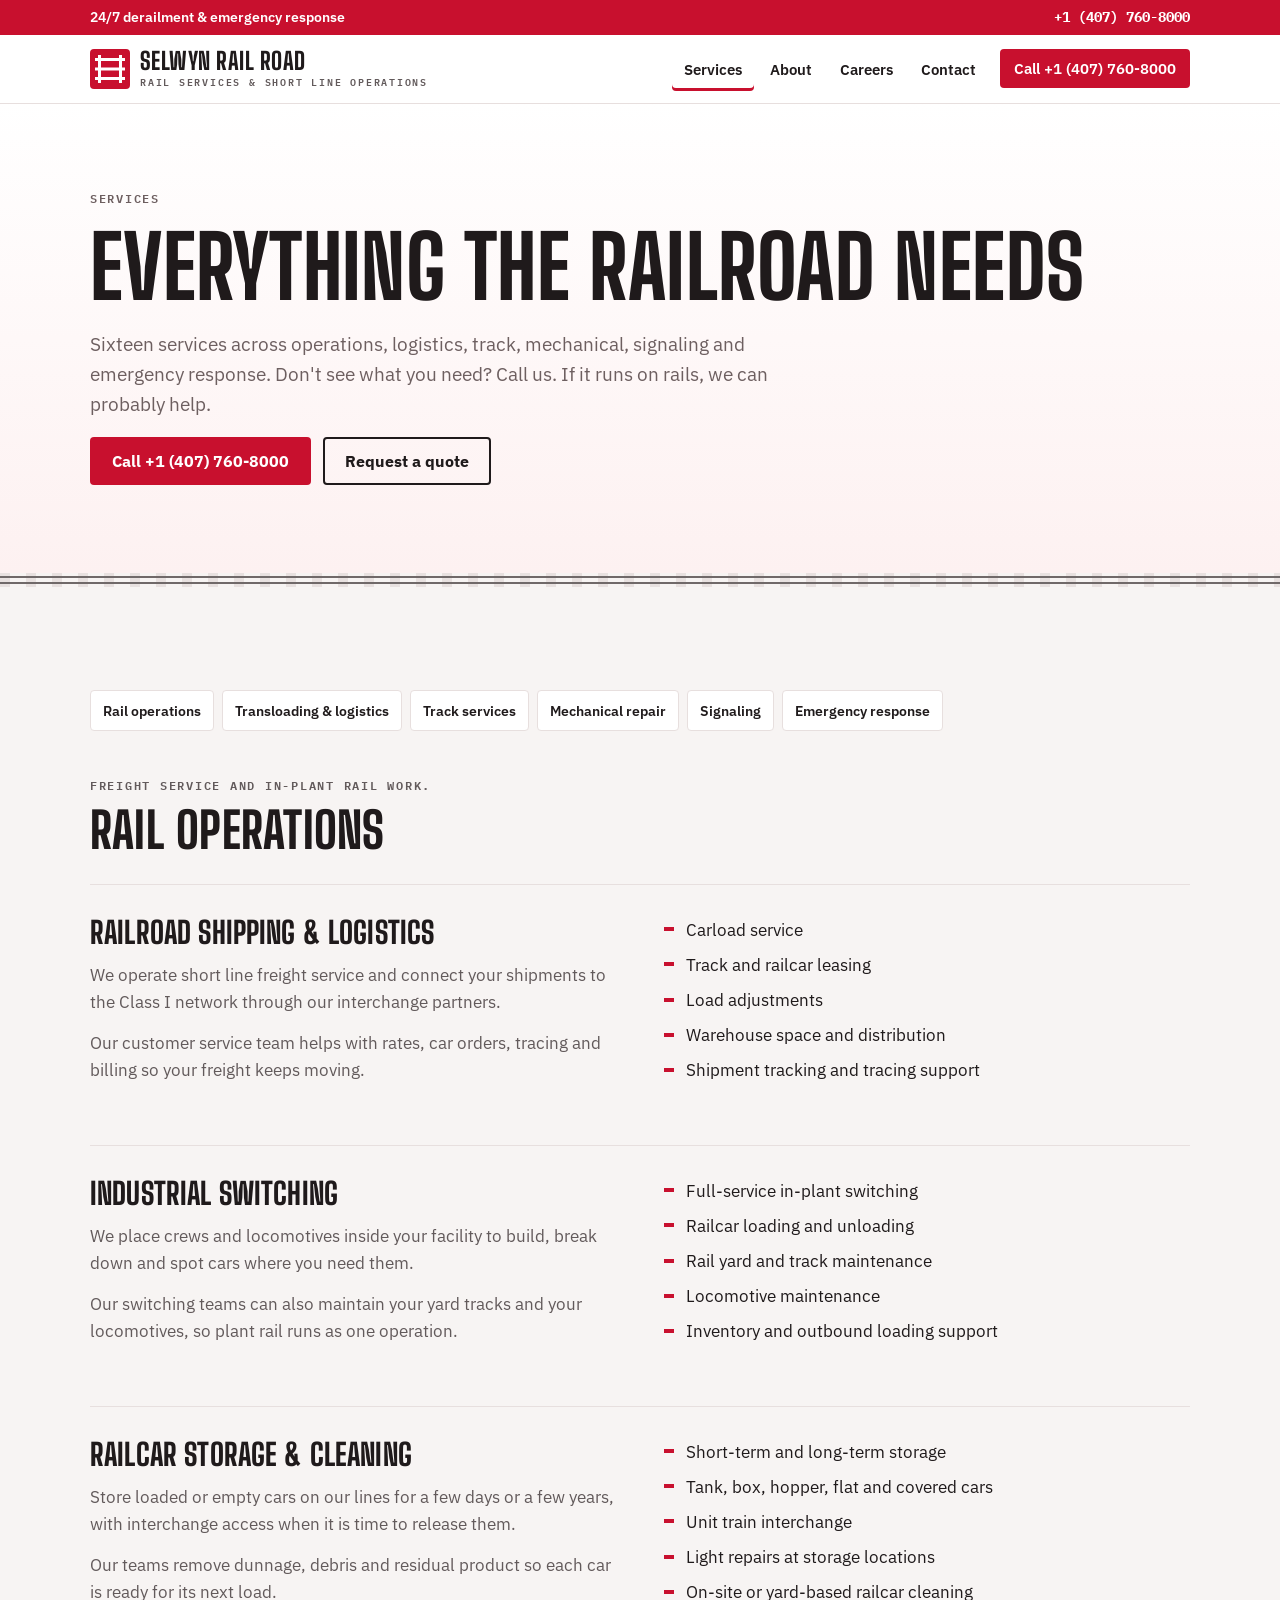
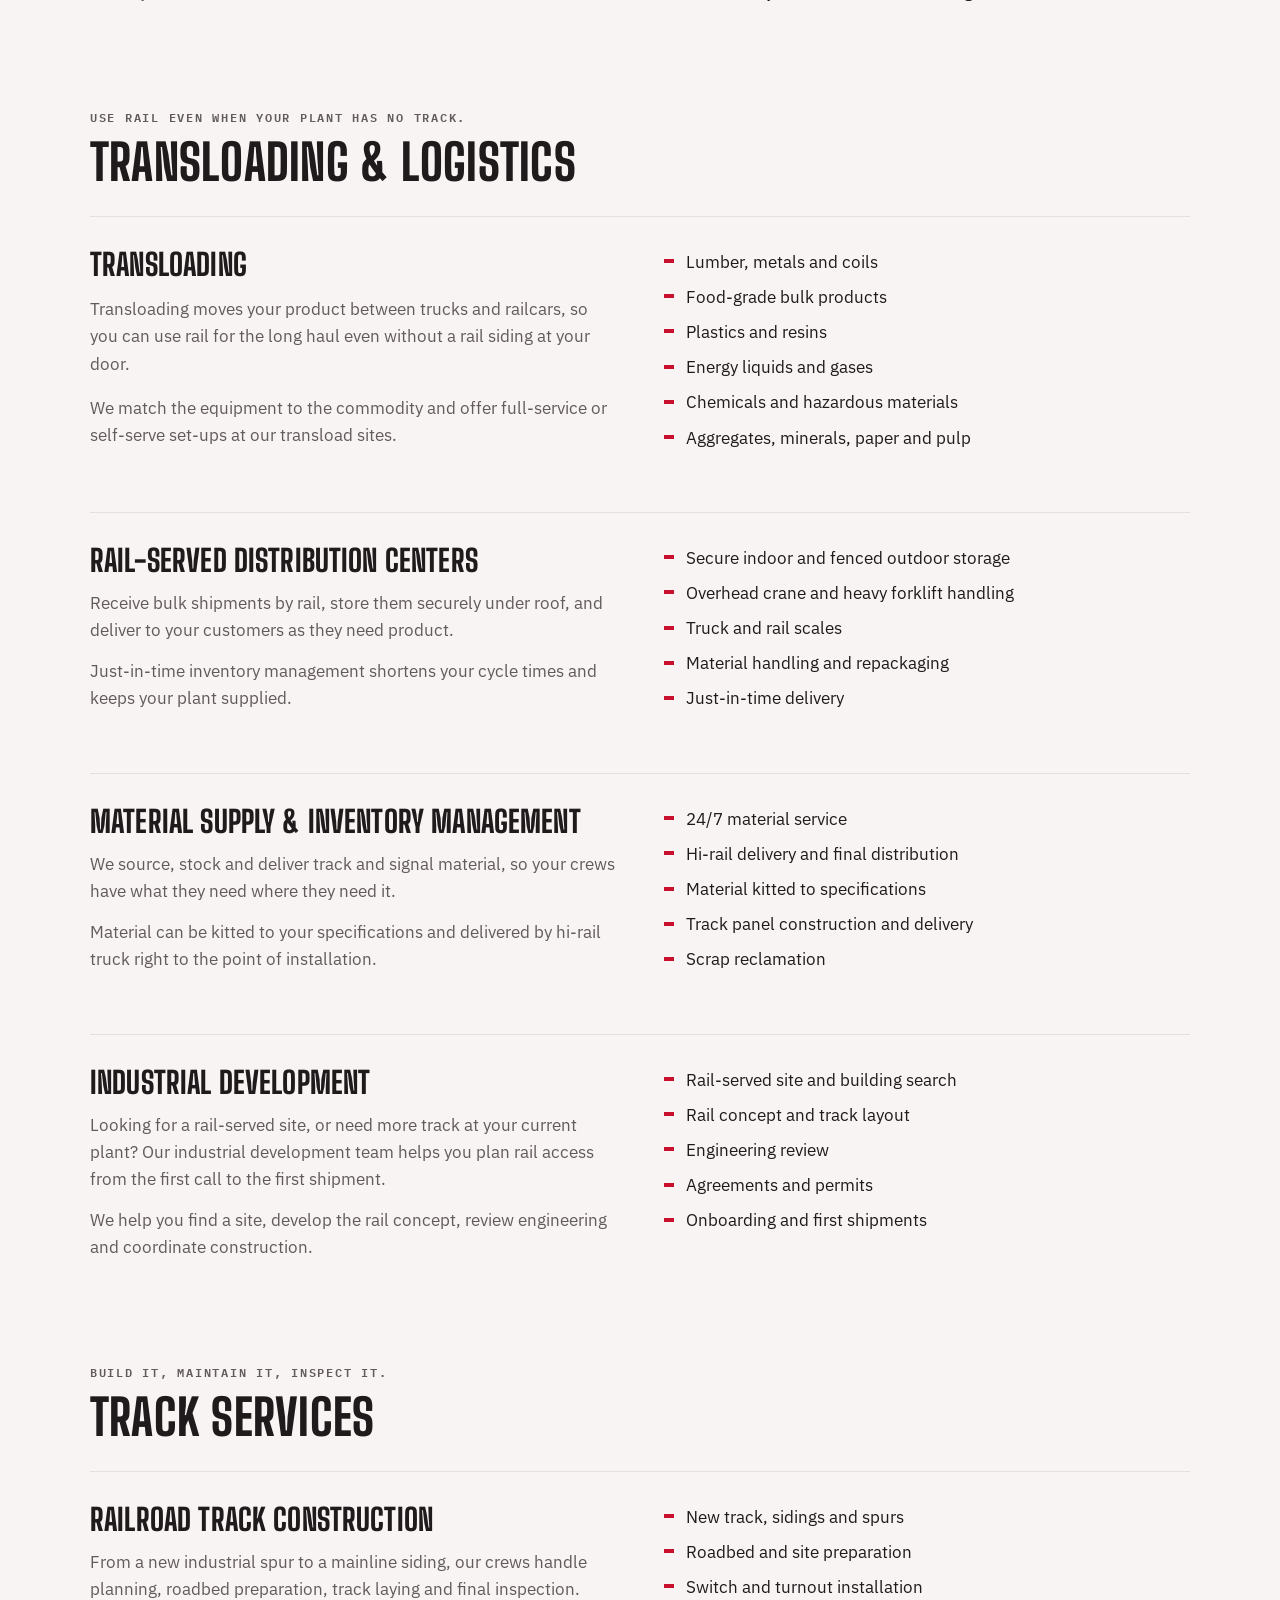
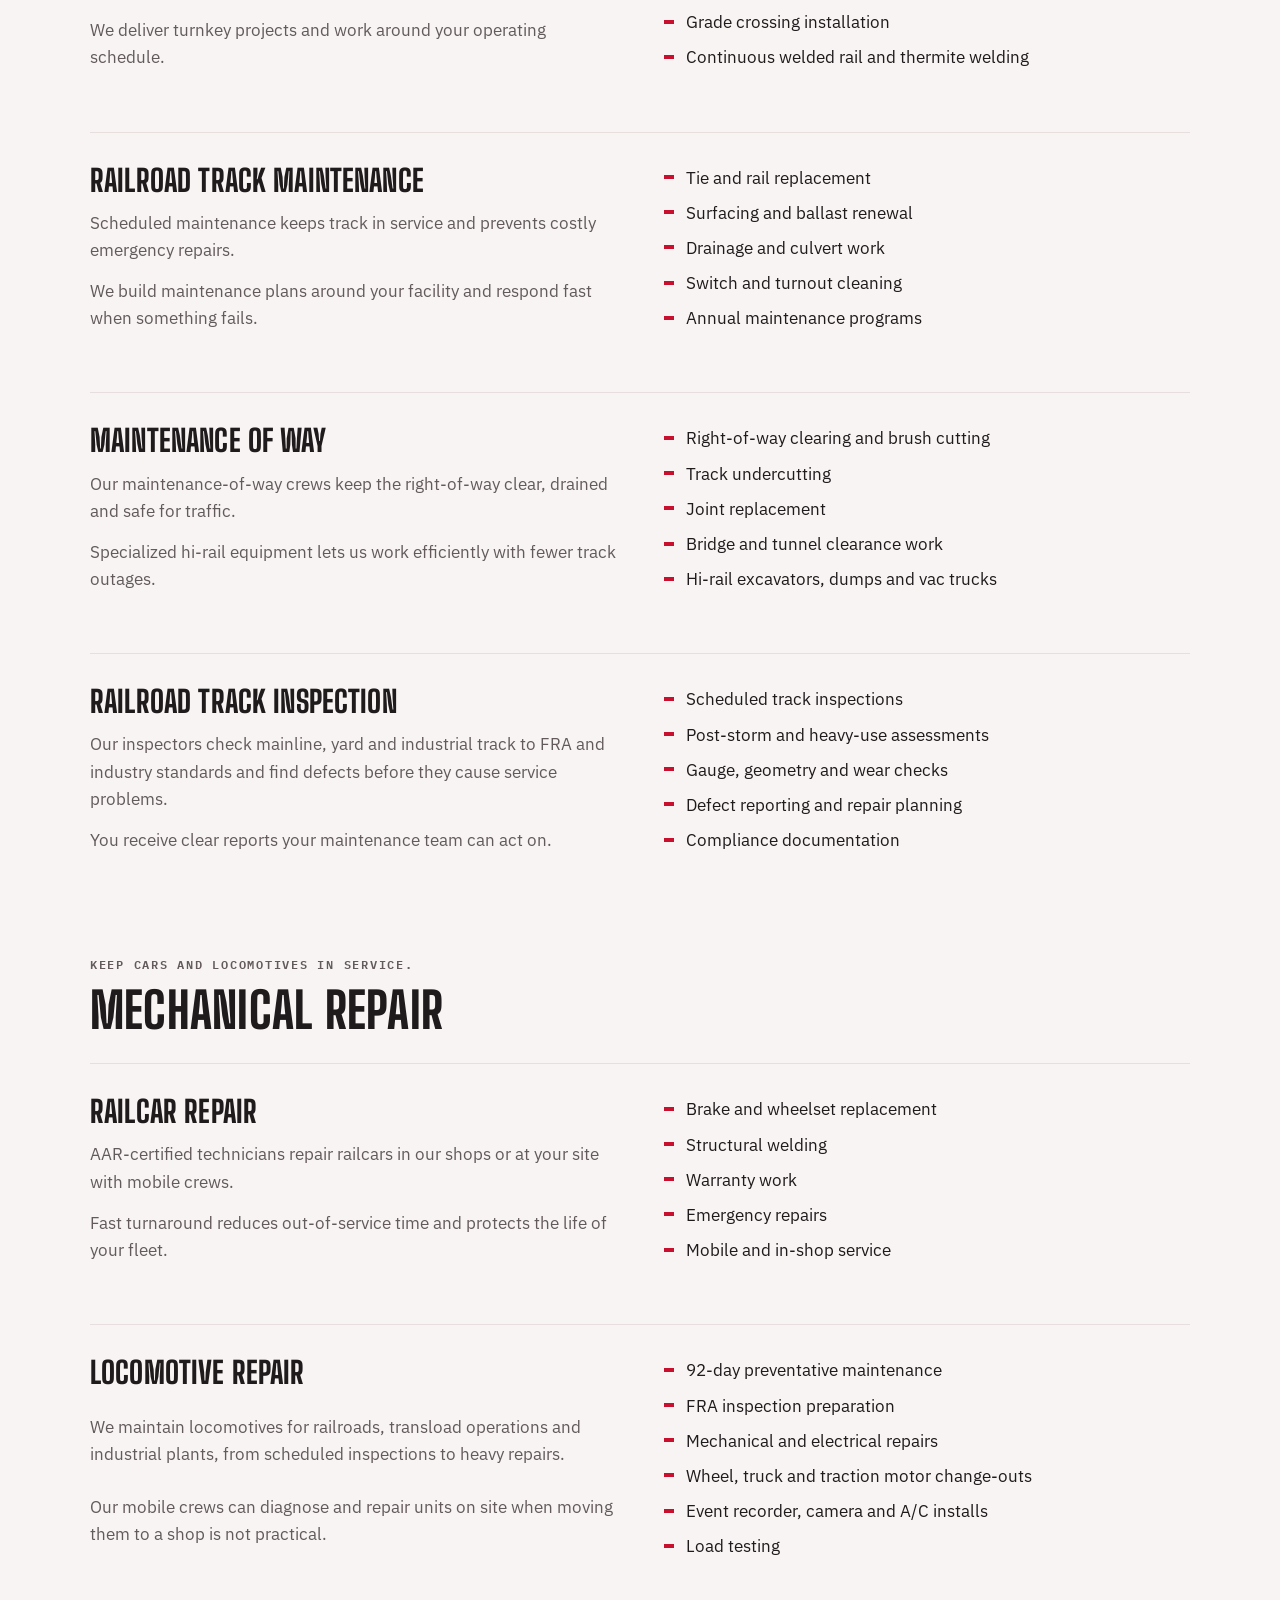
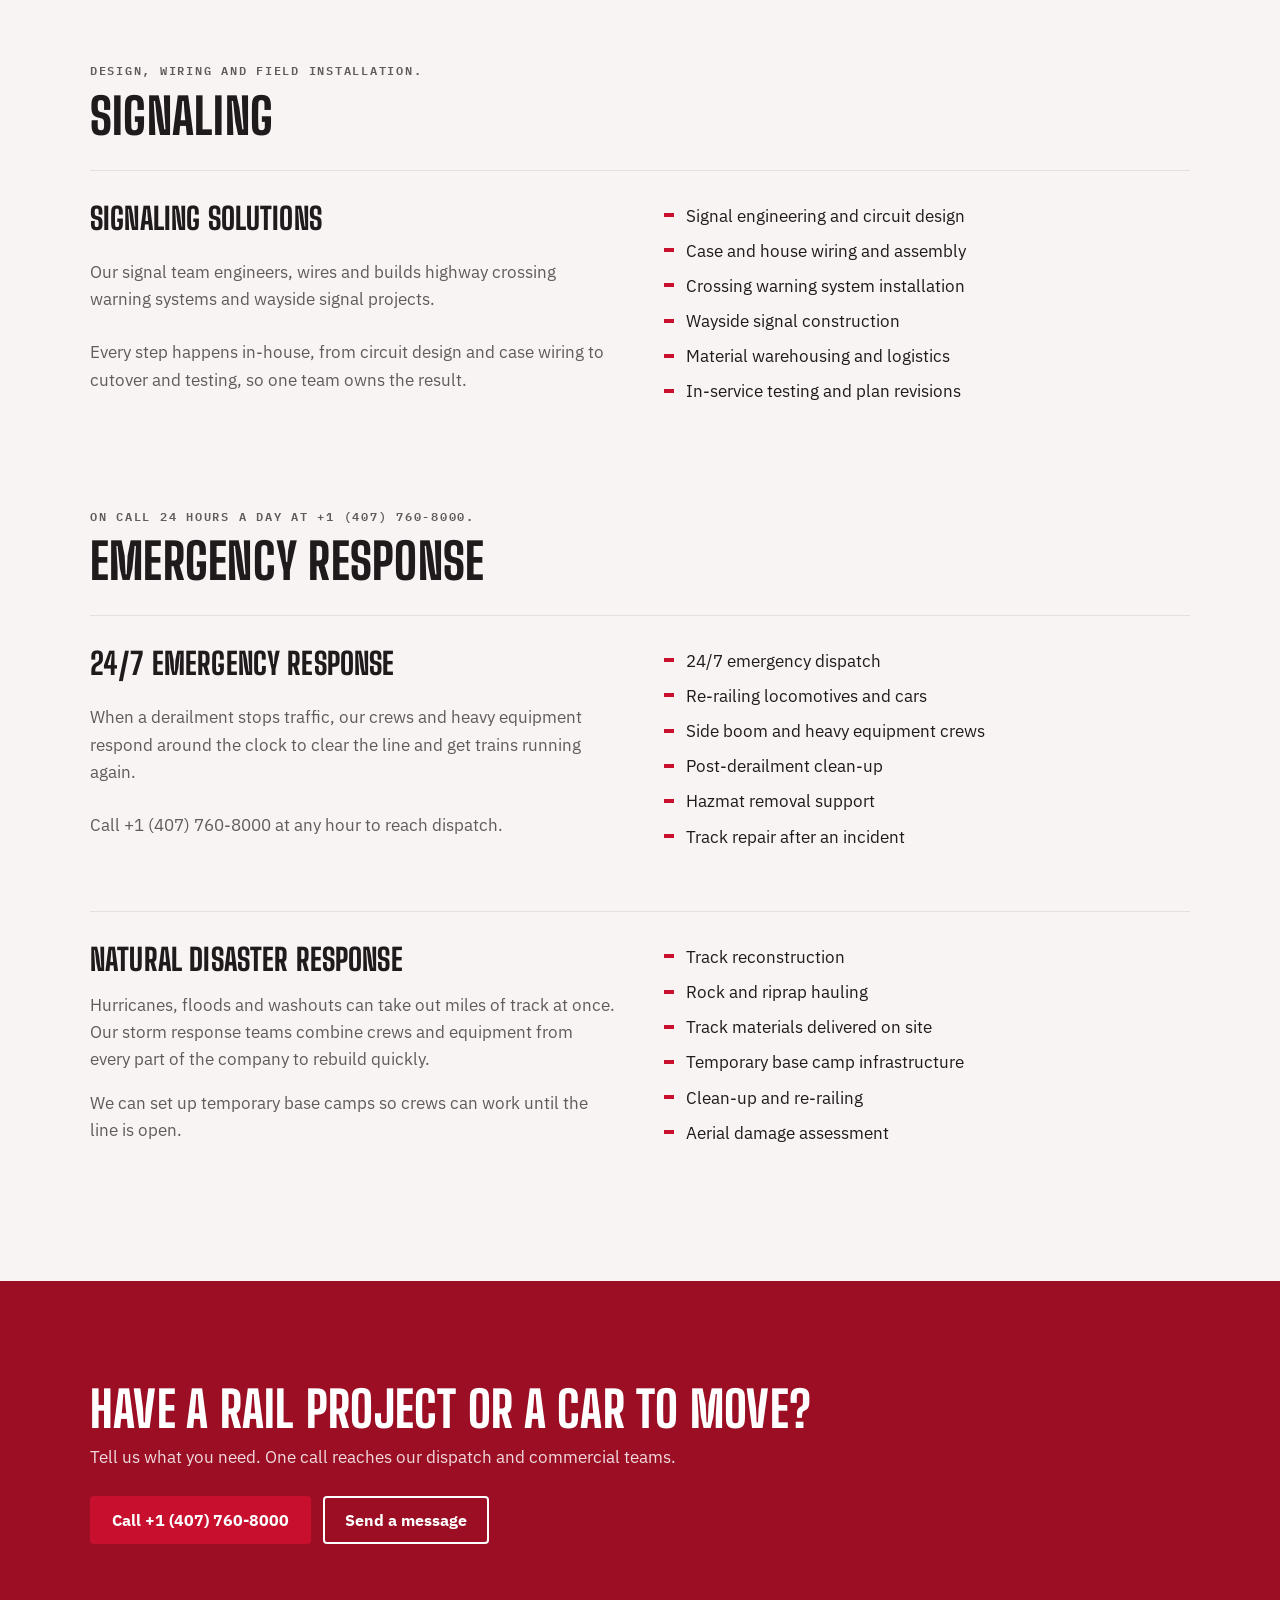
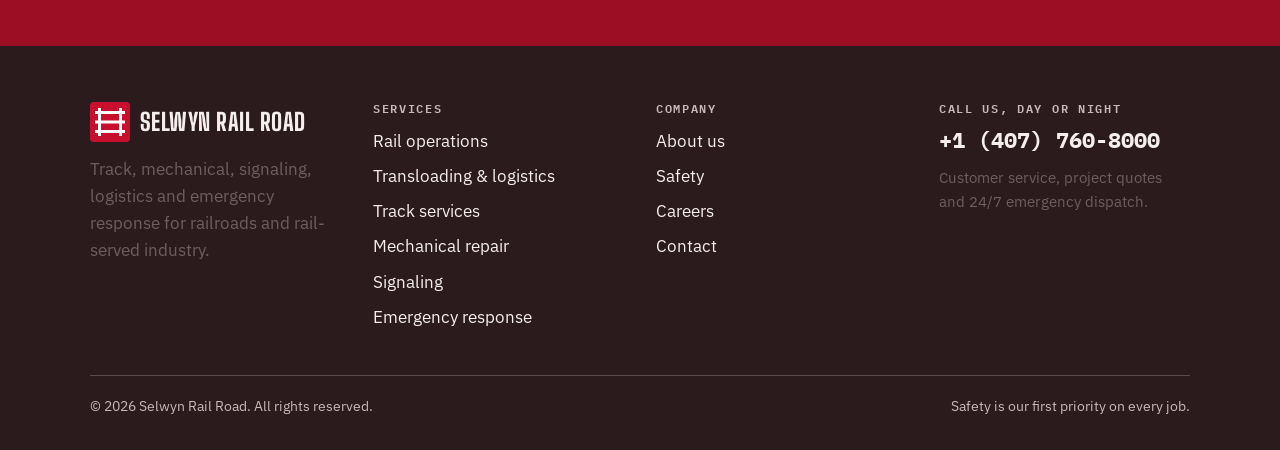
<file: services.html>
<!DOCTYPE html>
<html lang="en">
<head>
<meta charset="utf-8">

<meta name="viewport" content="width=device-width, initial-scale=1, viewport-fit=cover">
<title>Services | Selwyn Rail Road</title>
<meta name="description" content="Rail shipping, industrial switching, railcar storage, transloading, distribution, track construction, maintenance and inspection, railcar and locomotive repair, signaling and 24/7 emergency response from Selwyn Rail Road.">

<link rel="canonical" href="https://selwynrailroadgroup.com/services.html">
<link rel="icon" href="favicon.svg" type="image/svg+xml">
<meta name="theme-color" content="#c8102e">
<meta property="og:type" content="website">
<meta property="og:site_name" content="Selwyn Rail Road">
<meta property="og:title" content="Services | Selwyn Rail Road">
<meta property="og:description" content="Rail shipping, industrial switching, railcar storage, transloading, distribution, track construction, maintenance and inspection, railcar and locomotive repair, signaling and 24/7 emergency response from Selwyn Rail Road.">
<meta property="og:url" content="https://selwynrailroadgroup.com/services.html">
<link rel="preconnect" href="https://fonts.googleapis.com">
<link rel="preconnect" href="https://fonts.gstatic.com" crossorigin>
<link rel="stylesheet" href="https://fonts.googleapis.com/css2?family=Big+Shoulders+Display:wght@700;800&family=IBM+Plex+Mono:wght@500;600;700&family=IBM+Plex+Sans:wght@400;600;700&display=swap">
<link rel="stylesheet" href="styles.css">
<script type="application/ld+json">{"@context":"https://schema.org","@type":"Organization","name":"Selwyn Rail Road","url":"https://selwynrailroadgroup.com/","logo":"https://selwynrailroadgroup.com/favicon.svg","telephone":"+1-407-760-8000","contactPoint":[{"@type":"ContactPoint","telephone":"+1-407-760-8000","contactType":"customer service","areaServed":"US","availableLanguage":"English","hoursAvailable":{"@type":"OpeningHoursSpecification","dayOfWeek":["Monday","Tuesday","Wednesday","Thursday","Friday","Saturday","Sunday"],"opens":"00:00","closes":"23:59"}},{"@type":"ContactPoint","telephone":"+1-407-760-8000","contactType":"emergency","areaServed":"US"}]}</script>
</head>
<body>
<div class="alert-strip"><div class="wrap"><span>24/7 derailment &amp; emergency response</span><a href="tel:+14077608000" class="phone">+1 (407) 760-8000</a></div></div>
<header class="site-header"><div class="wrap">
<a class="brand" href="index.html" aria-label="Selwyn Rail Road home"><svg class="brand-mark" viewBox="0 0 40 40" aria-hidden="true"><rect width="40" height="40" rx="4" fill="var(--signal)"/><g fill="var(--signal-ink)"><rect x="8" y="6" width="3" height="28"/><rect x="29" y="6" width="3" height="28"/><rect x="5" y="9" width="30" height="3"/><rect x="5" y="18.5" width="30" height="3"/><rect x="5" y="28" width="30" height="3"/></g></svg><span class="brand-name">Selwyn Rail Road<small>Rail services &amp; short line operations</small></span></a>
<button class="nav-toggle" aria-expanded="false" aria-controls="site-nav">Menu</button>
<nav class="nav" id="site-nav" aria-label="Main"><a href="services.html" aria-current="page">Services</a><a href="about.html">About</a><a href="careers.html">Careers</a><a href="contact.html">Contact</a><a class="btn btn-signal" href="tel:+14077608000">Call +1 (407) 760-8000</a></nav>
</div></header>
<main>
<section class="page-hero band-dark"><div class="wrap">
<p class="eyebrow">Services</p><h1>Everything the railroad needs</h1>
<p class="lede">Sixteen services across operations, logistics, track, mechanical, signaling and emergency response. Don't see what you need? Call us. If it runs on rails, we can probably help.</p>
<div style="display:flex;flex-wrap:wrap;gap:12px"><a class="btn btn-signal" href="tel:+14077608000">Call +1 (407) 760-8000</a><a class="btn btn-ghost" href="contact.html">Request a quote</a></div>
</div></section>
<div class="ties" role="presentation"></div>
<section style="padding-bottom:24px"><div class="wrap"><ul class="svc-index" aria-label="Service groups"><li><a href="#operations">Rail operations</a></li><li><a href="#logistics">Transloading &amp; logistics</a></li><li><a href="#track">Track services</a></li><li><a href="#mechanical">Mechanical repair</a></li><li><a href="#signaling">Signaling</a></li><li><a href="#emergency">Emergency response</a></li></ul></div></section>
<section style="padding-top:24px"><div class="wrap"><div class="svc-group" id="operations" style="scroll-margin-top:90px"><div class="section-head" style="margin-bottom:0"><p class="eyebrow">Freight service and in-plant rail work.</p><h2>Rail operations</h2></div><article class="svc" id="shipping"><div class="desc"><h3>Railroad shipping &amp; logistics</h3><p>We operate short line freight service and connect your shipments to the Class I network through our interchange partners.</p><p>Our customer service team helps with rates, car orders, tracing and billing so your freight keeps moving.</p></div><ul aria-label="Railroad shipping &amp; logistics includes"><li>Carload service</li><li>Track and railcar leasing</li><li>Load adjustments</li><li>Warehouse space and distribution</li><li>Shipment tracking and tracing support</li></ul></article><article class="svc" id="switching"><div class="desc"><h3>Industrial switching</h3><p>We place crews and locomotives inside your facility to build, break down and spot cars where you need them.</p><p>Our switching teams can also maintain your yard tracks and your locomotives, so plant rail runs as one operation.</p></div><ul aria-label="Industrial switching includes"><li>Full-service in-plant switching</li><li>Railcar loading and unloading</li><li>Rail yard and track maintenance</li><li>Locomotive maintenance</li><li>Inventory and outbound loading support</li></ul></article><article class="svc" id="storage"><div class="desc"><h3>Railcar storage &amp; cleaning</h3><p>Store loaded or empty cars on our lines for a few days or a few years, with interchange access when it is time to release them.</p><p>Our teams remove dunnage, debris and residual product so each car is ready for its next load.</p></div><ul aria-label="Railcar storage &amp; cleaning includes"><li>Short-term and long-term storage</li><li>Tank, box, hopper, flat and covered cars</li><li>Unit train interchange</li><li>Light repairs at storage locations</li><li>On-site or yard-based railcar cleaning</li></ul></article></div><div class="svc-group" id="logistics" style="scroll-margin-top:90px"><div class="section-head" style="margin-bottom:0"><p class="eyebrow">Use rail even when your plant has no track.</p><h2>Transloading &amp; logistics</h2></div><article class="svc" id="transloading"><div class="desc"><h3>Transloading</h3><p>Transloading moves your product between trucks and railcars, so you can use rail for the long haul even without a rail siding at your door.</p><p>We match the equipment to the commodity and offer full-service or self-serve set-ups at our transload sites.</p></div><ul aria-label="Transloading includes"><li>Lumber, metals and coils</li><li>Food-grade bulk products</li><li>Plastics and resins</li><li>Energy liquids and gases</li><li>Chemicals and hazardous materials</li><li>Aggregates, minerals, paper and pulp</li></ul></article><article class="svc" id="distribution"><div class="desc"><h3>Rail-served distribution centers</h3><p>Receive bulk shipments by rail, store them securely under roof, and deliver to your customers as they need product.</p><p>Just-in-time inventory management shortens your cycle times and keeps your plant supplied.</p></div><ul aria-label="Rail-served distribution centers includes"><li>Secure indoor and fenced outdoor storage</li><li>Overhead crane and heavy forklift handling</li><li>Truck and rail scales</li><li>Material handling and repackaging</li><li>Just-in-time delivery</li></ul></article><article class="svc" id="materials"><div class="desc"><h3>Material supply &amp; inventory management</h3><p>We source, stock and deliver track and signal material, so your crews have what they need where they need it.</p><p>Material can be kitted to your specifications and delivered by hi-rail truck right to the point of installation.</p></div><ul aria-label="Material supply &amp; inventory management includes"><li>24/7 material service</li><li>Hi-rail delivery and final distribution</li><li>Material kitted to specifications</li><li>Track panel construction and delivery</li><li>Scrap reclamation</li></ul></article><article class="svc" id="industrial-development"><div class="desc"><h3>Industrial development</h3><p>Looking for a rail-served site, or need more track at your current plant? Our industrial development team helps you plan rail access from the first call to the first shipment.</p><p>We help you find a site, develop the rail concept, review engineering and coordinate construction.</p></div><ul aria-label="Industrial development includes"><li>Rail-served site and building search</li><li>Rail concept and track layout</li><li>Engineering review</li><li>Agreements and permits</li><li>Onboarding and first shipments</li></ul></article></div><div class="svc-group" id="track" style="scroll-margin-top:90px"><div class="section-head" style="margin-bottom:0"><p class="eyebrow">Build it, maintain it, inspect it.</p><h2>Track services</h2></div><article class="svc" id="track-construction"><div class="desc"><h3>Railroad track construction</h3><p>From a new industrial spur to a mainline siding, our crews handle planning, roadbed preparation, track laying and final inspection.</p><p>We deliver turnkey projects and work around your operating schedule.</p></div><ul aria-label="Railroad track construction includes"><li>New track, sidings and spurs</li><li>Roadbed and site preparation</li><li>Switch and turnout installation</li><li>Grade crossing installation</li><li>Continuous welded rail and thermite welding</li></ul></article><article class="svc" id="track-maintenance"><div class="desc"><h3>Railroad track maintenance</h3><p>Scheduled maintenance keeps track in service and prevents costly emergency repairs.</p><p>We build maintenance plans around your facility and respond fast when something fails.</p></div><ul aria-label="Railroad track maintenance includes"><li>Tie and rail replacement</li><li>Surfacing and ballast renewal</li><li>Drainage and culvert work</li><li>Switch and turnout cleaning</li><li>Annual maintenance programs</li></ul></article><article class="svc" id="maintenance-of-way"><div class="desc"><h3>Maintenance of way</h3><p>Our maintenance-of-way crews keep the right-of-way clear, drained and safe for traffic.</p><p>Specialized hi-rail equipment lets us work efficiently with fewer track outages.</p></div><ul aria-label="Maintenance of way includes"><li>Right-of-way clearing and brush cutting</li><li>Track undercutting</li><li>Joint replacement</li><li>Bridge and tunnel clearance work</li><li>Hi-rail excavators, dumps and vac trucks</li></ul></article><article class="svc" id="track-inspection"><div class="desc"><h3>Railroad track inspection</h3><p>Our inspectors check mainline, yard and industrial track to FRA and industry standards and find defects before they cause service problems.</p><p>You receive clear reports your maintenance team can act on.</p></div><ul aria-label="Railroad track inspection includes"><li>Scheduled track inspections</li><li>Post-storm and heavy-use assessments</li><li>Gauge, geometry and wear checks</li><li>Defect reporting and repair planning</li><li>Compliance documentation</li></ul></article></div><div class="svc-group" id="mechanical" style="scroll-margin-top:90px"><div class="section-head" style="margin-bottom:0"><p class="eyebrow">Keep cars and locomotives in service.</p><h2>Mechanical repair</h2></div><article class="svc" id="railcar-repair"><div class="desc"><h3>Railcar repair</h3><p>AAR-certified technicians repair railcars in our shops or at your site with mobile crews.</p><p>Fast turnaround reduces out-of-service time and protects the life of your fleet.</p></div><ul aria-label="Railcar repair includes"><li>Brake and wheelset replacement</li><li>Structural welding</li><li>Warranty work</li><li>Emergency repairs</li><li>Mobile and in-shop service</li></ul></article><article class="svc" id="locomotive-repair"><div class="desc"><h3>Locomotive repair</h3><p>We maintain locomotives for railroads, transload operations and industrial plants, from scheduled inspections to heavy repairs.</p><p>Our mobile crews can diagnose and repair units on site when moving them to a shop is not practical.</p></div><ul aria-label="Locomotive repair includes"><li>92-day preventative maintenance</li><li>FRA inspection preparation</li><li>Mechanical and electrical repairs</li><li>Wheel, truck and traction motor change-outs</li><li>Event recorder, camera and A/C installs</li><li>Load testing</li></ul></article></div><div class="svc-group" id="signaling" style="scroll-margin-top:90px"><div class="section-head" style="margin-bottom:0"><p class="eyebrow">Design, wiring and field installation.</p><h2>Signaling</h2></div><article class="svc" id="signal-solutions"><div class="desc"><h3>Signaling solutions</h3><p>Our signal team engineers, wires and builds highway crossing warning systems and wayside signal projects.</p><p>Every step happens in-house, from circuit design and case wiring to cutover and testing, so one team owns the result.</p></div><ul aria-label="Signaling solutions includes"><li>Signal engineering and circuit design</li><li>Case and house wiring and assembly</li><li>Crossing warning system installation</li><li>Wayside signal construction</li><li>Material warehousing and logistics</li><li>In-service testing and plan revisions</li></ul></article></div><div class="svc-group" id="emergency" style="scroll-margin-top:90px"><div class="section-head" style="margin-bottom:0"><p class="eyebrow">On call 24 hours a day at +1 (407) 760-8000.</p><h2>Emergency response</h2></div><article class="svc" id="emergency-response"><div class="desc"><h3>24/7 emergency response</h3><p>When a derailment stops traffic, our crews and heavy equipment respond around the clock to clear the line and get trains running again.</p><p>Call +1 (407) 760-8000 at any hour to reach dispatch.</p></div><ul aria-label="24/7 emergency response includes"><li>24/7 emergency dispatch</li><li>Re-railing locomotives and cars</li><li>Side boom and heavy equipment crews</li><li>Post-derailment clean-up</li><li>Hazmat removal support</li><li>Track repair after an incident</li></ul></article><article class="svc" id="disaster-response"><div class="desc"><h3>Natural disaster response</h3><p>Hurricanes, floods and washouts can take out miles of track at once. Our storm response teams combine crews and equipment from every part of the company to rebuild quickly.</p><p>We can set up temporary base camps so crews can work until the line is open.</p></div><ul aria-label="Natural disaster response includes"><li>Track reconstruction</li><li>Rock and riprap hauling</li><li>Track materials delivered on site</li><li>Temporary base camp infrastructure</li><li>Clean-up and re-railing</li><li>Aerial damage assessment</li></ul></article></div></div></section>
<section class="cta"><div class="wrap">
<div><h2>Have a rail project or a car to move?</h2><p>Tell us what you need. One call reaches our dispatch and commercial teams.</p></div>
<div style="display:flex;flex-wrap:wrap;gap:12px"><a class="btn btn-signal" href="tel:+14077608000">Call +1 (407) 760-8000</a><a class="btn btn-ghost" href="contact.html">Send a message</a></div>
</div></section>
</main>
<footer class="site-footer"><div class="wrap">
<div class="cols">
<div><a class="brand" href="index.html"><svg class="brand-mark" viewBox="0 0 40 40" aria-hidden="true"><rect width="40" height="40" rx="4" fill="var(--signal)"/><g fill="var(--signal-ink)"><rect x="8" y="6" width="3" height="28"/><rect x="29" y="6" width="3" height="28"/><rect x="5" y="9" width="30" height="3"/><rect x="5" y="18.5" width="30" height="3"/><rect x="5" y="28" width="30" height="3"/></g></svg><span class="brand-name">Selwyn Rail Road</span></a><p style="margin-top:14px;color:var(--band-muted)">Track, mechanical, signaling, logistics and emergency response for railroads and rail-served industry.</p></div>
<div><h4>Services</h4><ul><li><a href="services.html#operations">Rail operations</a></li><li><a href="services.html#logistics">Transloading &amp; logistics</a></li><li><a href="services.html#track">Track services</a></li><li><a href="services.html#mechanical">Mechanical repair</a></li><li><a href="services.html#signaling">Signaling</a></li><li><a href="services.html#emergency">Emergency response</a></li></ul></div>
<div><h4>Company</h4><ul><li><a href="about.html">About us</a></li><li><a href="about.html#safety">Safety</a></li><li><a href="careers.html">Careers</a></li><li><a href="contact.html">Contact</a></li></ul></div>
<div><h4>Call us, day or night</h4><a class="phone-lg" href="tel:+14077608000">+1 (407) 760-8000</a><p style="margin-top:10px;color:var(--band-muted);font-size:.92rem">Customer service, project quotes and 24/7 emergency dispatch.</p></div>
</div>
<div class="legal"><span>&copy; <span id="year">2026</span> Selwyn Rail Road. All rights reserved.</span><span>Safety is our first priority on every job.</span></div>
</div></footer>
<script src="script.js"></script>
</body>
</html>
</file>
<file: styles.css>
/* Layout: full-width bands stacked like rail cars; content on a 1180px track with a 16px+ gutter.
   Track-tie rule (repeating ties) separates major bands. Light, single theme; crossing-signal red accent. */
:root {
  --ink: #1f1a1b;          /* near-black, warm */
  --paper: #f7f4f3;        /* light warm grey page */
  --surface: #ffffff;
  --muted: #625a5b;        /* body secondary */
  --line: #e7dfde;
  --signal: #c8102e;       /* railroad crossing-signal red */
  --signal-ink: #ffffff;   /* text on red */
  --pullman: #9b0e24;      /* deep red CTA band */
  --pullman-ink: #ffffff;
  --band: #fdf1f1;         /* light red-tinted feature band */
  --band-fg: #1f1a1b;
  --band-muted: #6d5f60;
  --foot: #2b1b1d;         /* footer: deep warm charcoal */
  --foot-fg: #f6eeee;
  --foot-muted: #c9b9ba;

  --display: "Big Shoulders Display", "Oswald", "Arial Narrow", Impact, sans-serif;
  --body: "IBM Plex Sans", "Segoe UI", Roboto, Helvetica, Arial, sans-serif;
  --mono: "IBM Plex Mono", ui-monospace, "SFMono-Regular", Menlo, Consolas, monospace;

  --track: 1180px;
  --gutter: clamp(16px, 4vw, 40px);
  --radius: 4px;
  color-scheme: light;
}

*, *::before, *::after { box-sizing: border-box; }
html { scroll-behavior: smooth; }
@media (prefers-reduced-motion: reduce) { html { scroll-behavior: auto; } * { transition: none !important; animation: none !important; } }
body {
  margin: 0; background: var(--paper); color: var(--ink);
  font: 400 17px/1.6 var(--body);
  -webkit-font-smoothing: antialiased;
}
img { max-width: 100%; height: auto; }
a { color: inherit; }
a:focus-visible, button:focus-visible, input:focus-visible, select:focus-visible, textarea:focus-visible {
  outline: 3px solid var(--signal); outline-offset: 2px;
}
.wrap { max-width: var(--track); margin-inline: auto; padding-inline: var(--gutter); }

h1, h2, h3 { font-family: var(--display); font-weight: 800; line-height: 1.02; letter-spacing: .005em; text-wrap: balance; margin: 0; text-transform: uppercase; }
h1 { font-size: clamp(2.8rem, 7vw, 5.4rem); }
h2 { font-size: clamp(2rem, 4.2vw, 3.1rem); }
h3 { font-size: 1.55rem; }
p { margin: 0; max-width: 65ch; }
.eyebrow { font: 600 .78rem/1 var(--mono); letter-spacing: .14em; text-transform: uppercase; color: var(--muted); }
.lede { font-size: 1.18rem; color: var(--muted); }

/* Emergency strip */
.alert-strip { background: var(--signal); color: var(--signal-ink); font: 600 .9rem/1.3 var(--body); }
.alert-strip .wrap { display: flex; flex-wrap: wrap; gap: 6px 18px; align-items: center; justify-content: space-between; padding-block: 8px; }
.alert-strip a { font-family: var(--mono); font-weight: 700; text-decoration: none; white-space: nowrap; }
.alert-strip a:hover { text-decoration: underline; }

/* Header */
.site-header { position: sticky; top: env(safe-area-inset-top, 0px); z-index: 20; background: var(--surface); border-bottom: 1px solid var(--line); }
.site-header .wrap { display: flex; align-items: center; justify-content: space-between; gap: 16px; padding-block: 12px; }
.brand { display: flex; align-items: center; gap: 10px; text-decoration: none; }
.brand-mark { width: 40px; height: 40px; flex: none; }
.brand-name { font: 800 1.5rem/1 var(--display); text-transform: uppercase; letter-spacing: .02em; }
.brand-name small { display: block; font: 600 .62rem/1.2 var(--mono); letter-spacing: .18em; color: var(--muted); margin-top: 3px; }
.nav { display: flex; align-items: center; gap: 4px; }
.nav a { text-decoration: none; font-weight: 600; font-size: .95rem; padding: 10px 12px; border-radius: var(--radius); }
.nav a:hover { background: var(--paper); }
.nav a[aria-current="page"] { box-shadow: inset 0 -3px 0 var(--signal); }
.nav .btn { margin-left: 8px; }
.nav-toggle { display: none; background: none; border: 1px solid var(--line); border-radius: var(--radius); padding: 8px 12px; font: 600 .9rem var(--body); color: var(--ink); cursor: pointer; }
@media (max-width: 880px) {
  .nav-toggle { display: inline-block; }
  .nav { display: none; position: absolute; left: 0; right: 0; top: 100%; flex-direction: column; align-items: stretch; background: var(--surface); border-bottom: 1px solid var(--line); padding: 8px var(--gutter) 16px; }
  .nav.open { display: flex; }
  .nav .btn { margin: 8px 0 0; text-align: center; }
}

/* Buttons */
.btn { display: inline-flex; align-items: center; justify-content: center; gap: 8px; text-decoration: none; font: 700 1rem/1 var(--body); padding: 14px 20px; border-radius: var(--radius); border: 2px solid transparent; cursor: pointer; }
.btn-signal { background: var(--signal); color: var(--signal-ink); }
.btn-signal:hover { filter: brightness(1.06); }
.btn-ghost { border-color: currentColor; color: inherit; background: transparent; }
.btn-ghost:hover { background: color-mix(in srgb, currentColor 10%, transparent); }
.phone { font-family: var(--mono); font-weight: 700; white-space: nowrap; }

/* Track-tie divider: the one recurring rail motif */
.ties { height: 14px; background:
  linear-gradient(var(--muted), var(--muted)) 0 3px / 100% 2px no-repeat,
  linear-gradient(var(--muted), var(--muted)) 0 9px / 100% 2px no-repeat,
  repeating-linear-gradient(90deg, var(--line) 0 10px, transparent 10px 26px);
  opacity: .9; }
.band-dark .ties { background:
  linear-gradient(var(--band-muted), var(--band-muted)) 0 3px / 100% 2px no-repeat,
  linear-gradient(var(--band-muted), var(--band-muted)) 0 9px / 100% 2px no-repeat,
  repeating-linear-gradient(90deg, color-mix(in srgb, var(--band-muted) 45%, transparent) 0 10px, transparent 10px 26px); }

/* Bands */
section { padding-block: clamp(56px, 8vw, 104px); }
.band-dark { background: var(--band); color: var(--band-fg); }
.band-dark .lede, .band-dark .eyebrow { color: var(--band-muted); }
.band-surface { background: var(--surface); }
.section-head { display: grid; gap: 14px; margin-bottom: 40px; }

/* Hero */
.hero { padding-block: clamp(56px, 9vw, 120px) clamp(48px, 7vw, 88px); }
.hero .wrap { display: grid; gap: 28px; }
.hero h1 span { color: var(--signal); }
.band-dark { border-bottom: 0; }
.hero, .page-hero { background: linear-gradient(180deg, var(--surface) 0%, var(--band) 100%); }
.hero .actions { display: flex; flex-wrap: wrap; gap: 12px; }
.hero-meta { display: flex; flex-wrap: wrap; gap: 10px 28px; margin-top: 12px; font: 500 .85rem/1.4 var(--mono); color: var(--band-muted); letter-spacing: .04em; }
.hero-meta b { color: var(--band-fg); font-weight: 700; }

.page-hero { padding-block: clamp(48px, 7vw, 88px); }
.page-hero .wrap { display: grid; gap: 18px; }

/* Grids */
.grid { display: grid; gap: 20px; }
.grid-3 { grid-template-columns: repeat(auto-fit, minmax(min(100%, 300px), 1fr)); }
.grid-2 { grid-template-columns: repeat(auto-fit, minmax(min(100%, 380px), 1fr)); }
.grid > * { min-width: 0; }

.card { background: var(--surface); border: 1px solid var(--line); border-radius: var(--radius); padding: 26px; display: grid; gap: 12px; align-content: start; text-decoration: none; }
a.card { transition: border-color .15s, transform .15s; }
a.card:hover { border-color: var(--signal); transform: translateY(-2px); }
.card .tag { font: 600 .72rem/1 var(--mono); letter-spacing: .14em; text-transform: uppercase; color: var(--muted); }
.card ul { margin: 0; padding-left: 1.1em; color: var(--muted); font-size: .95rem; }
.card .more { font-weight: 700; font-size: .95rem; margin-top: 4px; }
.card .more::after { content: " →"; }

/* Value list (About/Home) */
.values { display: grid; gap: 0; border-top: 1px solid var(--line); }
.values > div { display: grid; grid-template-columns: minmax(0, 260px) minmax(0, 1fr); gap: 8px 32px; padding-block: 22px; border-bottom: 1px solid var(--line); }
.values h3 { font-size: 1.35rem; }
.values p { color: var(--muted); }
@media (max-width: 640px) { .values > div { grid-template-columns: 1fr; } }

/* Commodity chips */
.chips { display: flex; flex-wrap: wrap; gap: 10px; padding: 0; margin: 0; list-style: none; }
.chips li { border: 1px solid var(--line); background: var(--surface); padding: 8px 14px; border-radius: 999px; font-weight: 600; font-size: .95rem; }
.band-dark .chips li { background: transparent; border-color: color-mix(in srgb, var(--band-muted) 50%, transparent); }

/* Service detail blocks */
.svc-index { display: flex; flex-wrap: wrap; gap: 8px; margin: 0; padding: 0; list-style: none; }
.svc-index a { display: inline-block; text-decoration: none; font-weight: 600; font-size: .9rem; padding: 8px 12px; border: 1px solid var(--line); border-radius: var(--radius); background: var(--surface); }
.svc-index a:hover { border-color: var(--signal); }
.svc-group { display: grid; gap: 28px; }
.svc-group + .svc-group { margin-top: 72px; }
.svc { display: grid; grid-template-columns: minmax(0, 1fr) minmax(0, 1fr); gap: 20px 48px; padding-block: 32px; border-top: 1px solid var(--line); scroll-margin-top: 90px; }
.svc h3 { font-size: 1.9rem; }
.svc .desc { display: grid; gap: 14px; }
.svc .desc p { color: var(--muted); }
.svc ul { margin: 0; padding: 0; list-style: none; display: grid; gap: 8px; align-content: start; }
.svc li { padding-left: 22px; position: relative; }
.svc li::before { content: ""; position: absolute; left: 0; top: .62em; width: 10px; height: 4px; background: var(--signal); }
@media (max-width: 760px) { .svc { grid-template-columns: 1fr; } }

/* Steps (genuine sequence) */
.steps { counter-reset: step; display: grid; gap: 16px; padding: 0; margin: 0; list-style: none; }
.steps li { counter-increment: step; display: grid; grid-template-columns: 48px minmax(0, 1fr); gap: 16px; align-items: start; }
.steps li::before { content: counter(step); font: 800 1.6rem/48px var(--display); text-align: center; background: var(--signal); color: var(--signal-ink); border-radius: var(--radius); }
.steps strong { display: block; font-size: 1.05rem; }
.steps span { color: var(--muted); }

/* Table */
.table-wrap { overflow-x: auto; border: 1px solid var(--line); border-radius: var(--radius); background: var(--surface); }
table { width: 100%; border-collapse: collapse; font-size: .97rem; }
th, td { text-align: left; padding: 14px 18px; border-bottom: 1px solid var(--line); vertical-align: top; }
th { font: 600 .75rem/1.2 var(--mono); letter-spacing: .12em; text-transform: uppercase; color: var(--muted); }
tr:last-child td { border-bottom: 0; }
td:first-child { font-weight: 700; white-space: nowrap; }

/* CTA band */
.cta { background: var(--pullman); color: var(--pullman-ink); }
.cta .wrap { display: flex; flex-wrap: wrap; align-items: center; justify-content: space-between; gap: 24px; }
.cta p { opacity: .85; margin-top: 10px; }

/* Contact */
.contact-grid { display: grid; grid-template-columns: minmax(0, 5fr) minmax(0, 7fr); gap: 40px; align-items: start; }
@media (max-width: 860px) { .contact-grid { grid-template-columns: 1fr; } }
.callbox { background: var(--pullman); color: var(--pullman-ink); border-radius: var(--radius); padding: 28px; display: grid; gap: 14px; }
.callbox .big { font: 700 clamp(1.6rem, 4vw, 2.2rem)/1.1 var(--mono); user-select: all; word-break: break-word; }
.callbox .row { display: flex; flex-wrap: wrap; gap: 10px; }
.callbox p { color: color-mix(in srgb, var(--pullman-ink) 85%, transparent); }
.callbox .eyebrow { color: color-mix(in srgb, var(--pullman-ink) 80%, transparent); }
.callbox .btn-signal { background: var(--surface); color: var(--pullman); }
.copy-btn { background: transparent; color: var(--pullman-ink); border: 2px solid color-mix(in srgb, var(--pullman-ink) 55%, transparent); }
.form { display: grid; gap: 16px; background: var(--surface); border: 1px solid var(--line); border-radius: var(--radius); padding: clamp(20px, 4vw, 32px); }
.form .two { display: grid; grid-template-columns: repeat(auto-fit, minmax(min(100%, 220px), 1fr)); gap: 16px; }
.field { display: grid; gap: 6px; }
.field label { font-weight: 600; font-size: .92rem; }
.field input, .field select, .field textarea { font: inherit; font-size: 1rem; color: var(--ink); background: var(--paper); border: 1px solid var(--line); border-radius: var(--radius); padding: 12px 14px; width: 100%; }
.field textarea { min-height: 130px; resize: vertical; }
.form-note { font-size: .92rem; padding: 12px 14px; border-radius: var(--radius); background: color-mix(in srgb, var(--signal) 18%, transparent); }

/* Footer */
.site-footer { background: var(--foot); color: var(--foot-fg); padding-block: 56px 32px; }
.site-footer .cols { display: grid; grid-template-columns: repeat(auto-fit, minmax(min(100%, 200px), 1fr)); gap: 32px; }
.site-footer h4 { font: 600 .75rem/1 var(--mono); letter-spacing: .14em; text-transform: uppercase; color: var(--foot-muted); margin: 0 0 14px; }
.site-footer ul { list-style: none; margin: 0; padding: 0; display: grid; gap: 8px; }
.site-footer a { text-decoration: none; color: var(--foot-fg); }
.site-footer a:hover { text-decoration: underline; }
.site-footer .legal { margin-top: 44px; padding-top: 20px; border-top: 1px solid color-mix(in srgb, var(--foot-muted) 30%, transparent); font-size: .85rem; color: var(--foot-muted); display: flex; flex-wrap: wrap; justify-content: space-between; gap: 10px; }
.site-footer .phone-lg { font: 700 1.35rem/1.2 var(--mono); }
@media (max-width: 480px) {
  .brand-name { font-size: 1.25rem; }
  .brand-name small { display: none; }
}
/* Contact form: spam trap field stays out of sight; result note states */
.hp { position: absolute; left: -10000px; width: 1px; height: 1px; overflow: hidden; }
.form-note[data-state="ok"] { background: color-mix(in srgb, var(--pullman) 22%, transparent); }
.form-note[data-state="error"] { background: color-mix(in srgb, #c0392b 18%, transparent); }
.form button[disabled] { opacity: .6; cursor: progress; }
</file>
